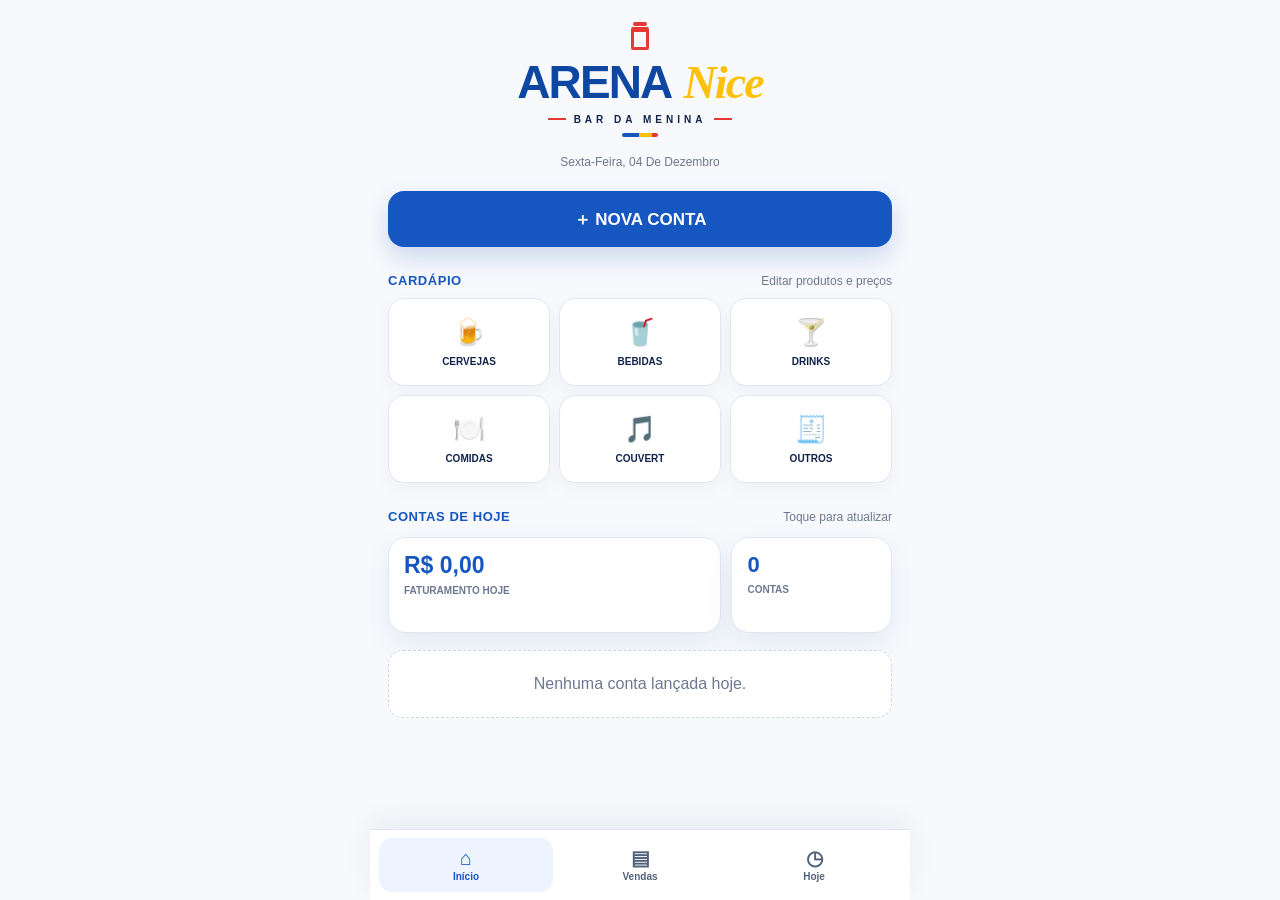
<file: index.html>
<!doctype html>
<html lang="pt-BR">
<head>
<meta charset="utf-8">
<meta name="viewport" content="width=device-width,initial-scale=1,viewport-fit=cover">
<meta name="theme-color" content="#ffffff">
<meta name="apple-mobile-web-app-capable" content="yes">
<meta name="apple-mobile-web-app-status-bar-style" content="default">
<meta name="apple-mobile-web-app-title" content="Arena Nice">
<link rel="manifest" href="/manifest.webmanifest">
<link rel="icon" href="/icon.svg" type="image/svg+xml">
<link rel="apple-touch-icon" href="/icon.svg">
<title>Arena Nice — Bar da Menina</title>
<style>
:root{--navy:#0D47A1;--royal:#1556C0;--yellow:#FFC107;--red:#E53935;--ink:#10234A;--muted:#6D7890;--bg:#F7F9FC;--card:#FFFFFF;--line:#E2E7EF;--shadow:0 12px 30px rgba(13,71,161,.08)}
*{box-sizing:border-box;-webkit-tap-highlight-color:transparent}html,body{margin:0;width:100%;max-width:100%;overflow-x:hidden;background:var(--bg);color:var(--ink);font-family:Inter,-apple-system,BlinkMacSystemFont,"Segoe UI",sans-serif}body{min-height:100vh;touch-action:pan-y}.app{width:min(100%,540px);margin:0 auto;padding:calc(14px + env(safe-area-inset-top)) 18px calc(104px + env(safe-area-inset-bottom));overflow-x:hidden}.brand{text-align:center;padding:8px 0 18px}.brandMark{width:32px;height:32px;margin:0 auto 7px;position:relative;color:var(--red)}.brandMark:before{content:"";position:absolute;inset:5px 7px 4px;border:3px solid currentColor;border-top-width:5px;border-radius:2px}.brandMark:after{content:"";position:absolute;left:9px;right:9px;top:0;height:4px;background:var(--red);border-radius:4px}.brand h1{margin:0;font-size:clamp(34px,10vw,46px);line-height:.94;letter-spacing:-1.9px;text-transform:uppercase;font-weight:900;color:var(--navy)}.brand h1 i{font-family:Georgia,serif;text-transform:none;color:var(--yellow);font-weight:700;font-style:italic;margin-left:3px}.brand small{display:block;margin-top:10px;font-size:10px;letter-spacing:4px;font-weight:800;color:var(--ink)}.brand small:before,.brand small:after{content:"";display:inline-block;width:18px;height:2px;background:var(--red);vertical-align:middle;margin:0 8px 3px}.date{text-align:center;color:var(--muted);font-size:12px;margin-bottom:22px;text-transform:capitalize}.page{display:none}.page.active{display:block}.title{margin:2px 0 4px;text-align:center;font-size:22px;color:var(--royal);letter-spacing:-.4px}.hint{color:var(--muted);font-size:12px}.centerHint{text-align:center;margin-bottom:14px}.new{width:100%;min-height:56px;border:0;border-radius:16px;background:var(--royal);color:white;font-size:17px;font-weight:850;box-shadow:0 10px 24px rgba(21,86,192,.2)}.new:active{transform:scale(.99)}.section{margin-top:26px}.sectionHead{display:flex;align-items:flex-end;justify-content:space-between;gap:10px;margin-bottom:10px}.section h2,.sectionHead h2{margin:0;color:var(--royal);font-size:13px;letter-spacing:.55px}.cats{display:grid;grid-template-columns:repeat(3,minmax(0,1fr));gap:9px}.cat{min-width:0;min-height:88px;border:1px solid var(--line);border-radius:16px;background:var(--card);color:var(--ink);font-size:10px;font-weight:800;box-shadow:0 6px 18px rgba(16,35,74,.04)}.cat b{display:block;font-size:26px;margin-bottom:8px}.summary{display:grid;grid-template-columns:1.35fr .65fr;gap:10px;margin:13px 0 17px}.stat{min-width:0;min-height:96px;border:1px solid var(--line);border-radius:18px;background:var(--card);padding:15px;box-shadow:var(--shadow)}.stat strong{display:block;color:var(--royal);font-size:23px;line-height:1.05;overflow:hidden;text-overflow:ellipsis}.stat span{display:block;color:var(--muted);font-size:10px;margin-top:8px;font-weight:750}.summary .stat:nth-child(2) strong{font-size:22px}.list{display:grid;gap:8px}.row{display:flex;align-items:center;gap:11px;min-width:0;width:100%;border:1px solid var(--line);border-radius:15px;background:var(--card);padding:12px 13px;box-shadow:0 5px 14px rgba(16,35,74,.03)}.info{min-width:0;flex:1;font-weight:750;overflow-wrap:anywhere}.info small{display:block;color:var(--muted);font-size:11px;font-weight:500;margin-top:3px}.price{color:var(--royal);font-weight:850;white-space:nowrap;max-width:42%;overflow:hidden;text-overflow:ellipsis}.avatar{flex:0 0 38px;width:38px;height:38px;border-radius:50%;display:grid;place-items:center;background:#EEF4FF;border:1px solid #C9D9FF;color:var(--royal);font-weight:900}.empty{padding:24px 10px;text-align:center;color:var(--muted);border:1px dashed #CCD5E2;border-radius:15px;background:#fff}.paytag{display:inline-block;margin-left:4px;padding:2px 7px;border:1px solid #D8DFEA;border-radius:999px;font-size:10px;color:var(--muted);background:#F9FAFC}.paygrid{display:grid;grid-template-columns:1fr 1fr;gap:8px;margin:10px 0}.paycard{border:1px solid var(--line);border-radius:15px;background:var(--card);padding:12px;min-height:78px}.paycard strong{display:block;color:var(--royal);font-size:17px}.paycard span{display:block;margin-top:7px;font-size:10px;color:var(--muted);font-weight:800}.paycard:nth-child(3){border-color:#F4D76C;background:#FFF9DE}.paycard:nth-child(3) strong{color:#A97500}.sub{margin:22px 0 9px;color:var(--royal);font-size:11px;font-weight:900;letter-spacing:.55px}.filter{margin:15px 0}input,select{width:100%;max-width:100%;min-height:48px;border:1px solid #D8DFEA;border-radius:13px;background:#fff;color:var(--ink);padding:12px;font-size:16px;outline:none}input:focus,select:focus{border-color:#AFC7FF;box-shadow:0 0 0 3px #1556C014}.monthCard{margin-bottom:14px}.bottom{position:fixed;z-index:50;left:50%;bottom:0;transform:translateX(-50%);width:min(540px,100%);max-width:100%;display:grid;grid-template-columns:repeat(3,1fr);background:rgba(255,255,255,.97);backdrop-filter:blur(16px);border-top:1px solid var(--line);padding:8px 9px calc(8px + env(safe-area-inset-bottom));box-shadow:0 -10px 28px rgba(16,35,74,.06)}.nav{min-width:0;min-height:54px;border-radius:13px;color:#52617C;display:flex;flex-direction:column;align-items:center;justify-content:center;font-size:10px;font-weight:700;gap:3px}.nav b{font-size:20px;line-height:1}.nav.active{color:var(--royal);background:#EEF4FF}.nav.active b{color:var(--royal)}dialog{width:min(500px,calc(100% - 22px));max-width:100%;max-height:90vh;overflow:auto;overflow-x:hidden;border:1px solid var(--line);border-radius:22px;background:#fff;color:var(--ink);padding:19px;box-shadow:0 24px 70px rgba(16,35,74,.22)}dialog::backdrop{background:rgba(9,22,47,.36);backdrop-filter:blur(2px)}.top{display:flex;justify-content:space-between;gap:10px}.top h2{margin:0;color:var(--navy)}.x{width:40px;height:40px;border:0;border-radius:11px;background:#EEF2F7;color:var(--ink);font-size:20px}.label{display:block;color:var(--royal);font-size:10px;font-weight:900;margin:13px 0 6px}.products{max-height:50vh;overflow:auto;overflow-x:hidden;margin:12px 0}.group{color:var(--royal);font-size:11px;font-weight:900;margin:16px 0 5px}.prod{display:flex;align-items:center;gap:10px;min-width:0;padding:11px 0;border-bottom:1px solid #EDF0F4}.prod>span{min-width:0;flex:1}.prod small{display:block;color:var(--muted)}.step{display:flex;align-items:center;gap:8px}.step button{width:38px;height:38px;border:0;border-radius:11px;background:#EEF4FF;color:var(--royal);font-size:20px;font-weight:800}.step button:last-child{background:var(--royal);color:white}.total{font-size:22px;font-weight:900;color:var(--navy);margin:16px 0;padding-top:12px;border-top:1px solid var(--line)}.actions{display:flex;gap:8px}.actions button,.primary,.secondary{flex:1;min-height:48px;border:0;border-radius:13px;font-weight:850}.primary{background:var(--royal);color:white}.secondary{background:#EEF2F7;color:var(--ink)}.manage{display:grid;grid-template-columns:minmax(0,1fr) 88px 40px;gap:7px;padding:9px 0;border-bottom:1px solid #EDF0F4}.manage input{min-width:0;min-height:42px;font-size:13px}.del{border:0;border-radius:10px;background:#FFF0F0;color:var(--red)}.add{display:grid;gap:8px;margin-top:16px;padding-top:16px;border-top:1px solid var(--line)}.accent{width:36px;height:4px;border-radius:10px;background:linear-gradient(90deg,var(--royal) 0 48%,var(--yellow) 48% 84%,var(--red) 84%);margin:8px auto 0}@media(max-width:360px){.app{padding-left:14px;padding-right:14px}.manage{grid-template-columns:minmax(0,1fr) 78px 38px}.brand h1{font-size:34px}}
</style>
</head>
<body>
<main class="app">
<div class="brand"><div class="brandMark"></div><h1>Arena <i>Nice</i></h1><small>BAR DA MENINA</small><div class="accent"></div></div><div id="date" class="date"></div>
<section id="home" class="page active"><button class="new" onclick="newAccount()">＋ NOVA CONTA</button><section class="section"><div class="sectionHead"><h2>CARDÁPIO</h2><span class="hint">Editar produtos e preços</span></div><div id="cats" class="cats"></div></section><section class="section"><div class="sectionHead"><h2>CONTAS DE HOJE</h2><span class="hint">Toque para atualizar</span></div><div class="summary"><div class="stat"><strong id="todayTotal">R$ 0,00</strong><span>FATURAMENTO HOJE</span></div><div class="stat"><strong id="todayCount">0</strong><span>CONTAS</span></div></div><div id="todayList" class="list"></div></section></section>
<section id="salesPage" class="page"><h2 class="title">Vendas</h2><div class="hint centerHint">Resumo mensal do faturamento</div><div class="filter"><input id="month" type="month" onchange="renderMonth()"></div><div class="summary monthCard"><div class="stat"><strong id="monthTotal">R$ 0,00</strong><span>FATURAMENTO DO MÊS</span></div><div class="stat"><strong id="monthCount">0</strong><span>CONTAS</span></div></div><div class="sub">FATURAMENTO POR DIA</div><div id="monthList" class="list"></div></section>
<section id="report" class="page"><h2 class="title">Hoje</h2><div class="hint centerHint">Resumo e fechamento do dia</div><div class="filter"><input id="day" type="date" onchange="renderReport()"></div><div class="summary"><div class="stat"><strong id="dayTotal">R$ 0,00</strong><span>RESUMO DO DIA</span></div><div class="stat"><strong id="dayCount">0</strong><span>CONTAS</span></div></div><div class="sub">FORMAS DE PAGAMENTO</div><div id="payReport" class="paygrid"></div><div class="sub">CLIENTES DE HOJE</div><div id="clientReport" class="list"></div><div class="sub">PRODUTOS VENDIDOS</div><div id="productReport" class="list"></div></section>
</main>
<nav class="bottom"><div class="nav active" onclick="go('home',this)"><b>⌂</b>Início</div><div class="nav" onclick="go('salesPage',this)"><b>▤</b>Vendas</div><div class="nav" onclick="go('report',this)"><b>◷</b>Hoje</div></nav>
<dialog id="account"><div class="top"><div><h2 id="accountTitle">Nova conta</h2><div class="hint">Adicione os produtos consumidos.</div></div><button class="x" onclick="account.close()">×</button></div><label class="label">CLIENTE</label><input id="customer" placeholder="Nome do cliente"><label class="label">FORMA DE PAGAMENTO</label><select id="payment"><option value="">Selecione...</option><option>Pix</option><option>Débito</option><option>Crédito</option><option>Dinheiro</option></select><div id="products" class="products"></div><div id="accountTotal" class="total">Total: R$ 0,00</div><div class="actions"><button class="secondary" onclick="account.close()">Cancelar</button><button class="primary" onclick="saveAccount()">Salvar</button></div></dialog>
<dialog id="menu"><div class="top"><div><h2 id="menuTitle">Cardápio</h2><div class="hint">Altere nome, preço ou remova.</div></div><button class="x" onclick="menu.close()">×</button></div><div id="menuItems"></div><div class="add"><b>Novo produto</b><input id="newName" placeholder="Nome do produto"><input id="newPrice" inputmode="decimal" placeholder="Preço"><button class="primary" onclick="addProduct()">＋ Adicionar</button></div></dialog>
<script>
const C=[['cervejas','🍺','CERVEJAS'],['bebidas','🥤','BEBIDAS'],['drinks','🍸','DRINKS'],['comidas','🍽️','COMIDAS'],['couvert','🎵','COUVERT'],['outros','🧾','OUTROS']];
const D=[['Heineken 600ml',15,'cervejas'],['Heineken Lata 350ml',10,'cervejas'],['Original 600ml',14,'cervejas'],['Original Lata 350ml',9,'cervejas'],['Brahma 600ml',12,'cervejas'],['Amstel Lata 269ml',8,'cervejas'],['Corona Long Neck',12,'cervejas'],['Stella Long Neck',11,'cervejas'],['Stella Pure Gold Longneck',11,'cervejas'],['Coca-Cola',7,'bebidas'],['Água',5,'bebidas'],['Suco',8,'bebidas'],['Para Tudo',18,'drinks'],['Campari',18,'drinks'],['Balena',18,'drinks'],['Martini',18,'drinks'],['Pinga',8,'drinks'],['Isca de tilápia',42,'comidas'],['Panceta',38,'comidas'],['Caldo pequeno',12,'comidas'],['Caldo grande',18,'comidas'],['Espetinho',12,'comidas'],['Skyny',6,'comidas'],['Trident',5,'comidas'],['Frango a passarinho',38,'comidas'],['Espeto no pão',16,'comidas'],['Porção de filé',45,'comidas'],['Cupim',45,'comidas'],['Carne de sol',45,'comidas'],['Hot dog gourmet',20,'comidas'],['Couvert músico',15,'couvert'],['Isqueiro',5,'outros'],['Cigarro',15,'outros']];
let catalog=JSON.parse(localStorage.getItem('arena-catalog')||'null')||D.map(x=>({name:x[0],price:x[1],cat:x[2]}));let sales=JSON.parse(localStorage.getItem('arena-sales')||'[]'),qty={},edit=null,cat='';const $=id=>document.getElementById(id),money=v=>Number(v||0).toLocaleString('pt-BR',{style:'currency',currency:'BRL'}),esc=s=>String(s).replace(/&/g,'&amp;').replace(/</g,'&lt;').replace(/"/g,'&quot;'),dateKey=()=>{let d=new Date(),z=n=>String(n).padStart(2,'0');return`${d.getFullYear()}-${z(d.getMonth()+1)}-${z(d.getDate())}`};sales=sales.map(s=>({...s,createdAt:s.createdAt||dateKey()}));function persist(){localStorage.setItem('arena-catalog',JSON.stringify(catalog));localStorage.setItem('arena-sales',JSON.stringify(sales))}persist();$('date').textContent=new Date().toLocaleDateString('pt-BR',{weekday:'long',day:'2-digit',month:'long'});$('month').value=dateKey().slice(0,7);$('day').value=dateKey();
function go(id,n){document.querySelectorAll('.page').forEach(x=>x.classList.remove('active'));$(id).classList.add('active');document.querySelectorAll('.nav').forEach(x=>x.classList.remove('active'));n.classList.add('active');if(id==='salesPage')renderMonth();if(id==='report')renderReport();scrollTo({top:0,behavior:'smooth'})}function renderCats(){$('cats').innerHTML=C.map(c=>`<button class="cat" onclick="openMenu('${c[0]}')"><b>${c[1]}</b>${c[2]}</button>`).join('')}function openMenu(c){cat=c;let f=C.find(x=>x[0]===c)||[];$('menuTitle').textContent=(f[1]||'')+' '+(f[2]||'Cardápio');renderMenu();$('newName').value='';$('newPrice').value='';menu.showModal()}function renderMenu(){let a=catalog.map((p,i)=>({p,i})).filter(x=>x.p.cat===cat);$('menuItems').innerHTML=a.length?a.map(x=>`<div class="manage"><input value="${esc(x.p.name)}" onchange="rename(${x.i},this.value)"><input value="${Number(x.p.price).toFixed(2).replace('.',',')}" onchange="price(${x.i},this.value)"><button class="del" onclick="removeP(${x.i})">🗑</button></div>`).join(''):'<div class="empty">Nenhum produto.</div>'}function parse(v){return Number(String(v).replace('R$','').replace(/\./g,'').replace(',','.').trim())}function rename(i,v){let old=catalog[i].name,n=v.trim();if(!n)return renderMenu();catalog[i].name=n;sales.forEach(s=>(s.items||[]).forEach(a=>{if(a.name===old)a.name=n}));persist();renderAll()}function price(i,v){let n=parse(v);if(!Number.isFinite(n)||n<0)return renderMenu();let name=catalog[i].name;catalog[i].price=n;sales.forEach(s=>{(s.items||[]).forEach(a=>{if(a.name===name)a.price=n});s.total=(s.items||[]).reduce((t,a)=>t+Number(a.qty||0)*Number(a.price||0),0)});persist();renderMenu();renderAll()}function removeP(i){if(confirm('Remover '+catalog[i].name+'?')){catalog.splice(i,1);persist();renderMenu()}}function addProduct(){let n=$('newName').value.trim(),p=parse($('newPrice').value);if(!n)return alert('Informe o nome.');if(!Number.isFinite(p)||p<0)return alert('Informe um preço válido.');catalog.push({name:n,price:p,cat});persist();$('newName').value='';$('newPrice').value='';renderMenu()}
function newAccount(){edit=null;qty={};$('customer').value='';$('payment').value='';$('accountTitle').textContent='Nova conta';renderProducts();account.showModal()}function openAccount(i){edit=i;qty={};let s=sales[i];$('customer').value=s.name;$('payment').value=s.payment||'';$('accountTitle').textContent='Conta de '+s.name;(s.items||[]).forEach(a=>{let j=catalog.findIndex(p=>p.name===a.name);if(j>=0)qty[j]=a.qty});renderProducts();account.showModal()}function renderProducts(){$('products').innerHTML=C.map(c=>{let a=catalog.map((p,i)=>({p,i})).filter(x=>x.p.cat===c[0]);if(!a.length)return'';return`<div class="group">${c[1]} ${c[2]}</div>`+a.map(x=>`<div class="prod"><span>${esc(x.p.name)}<small>${money(x.p.price)}</small></span><div class="step"><button onclick="chg(${x.i},-1)">−</button><b>${qty[x.i]||0}</b><button onclick="chg(${x.i},1)">+</button></div></div>`).join('')}).join('');calc()}function chg(i,d){qty[i]=Math.max(0,(qty[i]||0)+d);renderProducts()}function calc(){let t=0;catalog.forEach((p,i)=>t+=(qty[i]||0)*Number(p.price));$('accountTotal').textContent='Total: '+money(t);return t}function saveAccount(){let name=$('customer').value.trim(),pay=$('payment').value,t=calc();if(!name)return alert('Informe o cliente.');if(!pay)return alert('Selecione a forma de pagamento.');if(!t)return alert('Adicione um produto.');let a={name,payment:pay,total:t,createdAt:edit===null?dateKey():(sales[edit].createdAt||dateKey()),items:catalog.map((p,i)=>({name:p.name,qty:qty[i]||0,price:Number(p.price)})).filter(x=>x.qty)};if(edit===null)sales.unshift(a);else sales[edit]=a;persist();account.close();renderAll()}
function renderHome(){let d=dateKey(),a=sales.map((s,i)=>({s,i})).filter(x=>x.s.createdAt===d);$('todayCount').textContent=a.length;$('todayTotal').textContent=money(a.reduce((t,x)=>t+Number(x.s.total||0),0));$('todayList').innerHTML=a.length?a.map(x=>`<div class="row" onclick="openAccount(${x.i})"><div class="avatar">${esc((x.s.name[0]||'?').toUpperCase())}</div><div class="info">${esc(x.s.name)}<small>${(x.s.items||[]).reduce((t,y)=>t+Number(y.qty||0),0)} itens <span class="paytag">${esc(x.s.payment||'Não informado')}</span></small></div><div class="price">${money(x.s.total)}</div></div>`).join(''):'<div class="empty">Nenhuma conta lançada hoje.</div>'}function renderMonth(){let m=$('month').value||dateKey().slice(0,7),a=sales.filter(s=>(s.createdAt||'').slice(0,7)===m);$('monthTotal').textContent=money(a.reduce((t,s)=>t+Number(s.total||0),0));$('monthCount').textContent=a.length;let g={};a.forEach(s=>(g[s.createdAt]??=[]).push(s));let ds=Object.keys(g).sort().reverse();$('monthList').innerHTML=ds.length?ds.map(d=>{let r=g[d],dt=new Date(d+'T12:00:00');return`<div class="row"><div class="info">${dt.toLocaleDateString('pt-BR',{weekday:'short',day:'2-digit',month:'short'})}<small>${r.length} conta${r.length===1?'':'s'}</small></div><div class="price">${money(r.reduce((t,s)=>t+Number(s.total||0),0))}</div></div>`}).join(''):'<div class="empty">Nenhuma venda neste mês.</div>'}function renderReport(){let d=$('day').value||dateKey(),a=sales.filter(s=>s.createdAt===d);$('dayTotal').textContent=money(a.reduce((t,s)=>t+Number(s.total||0),0));$('dayCount').textContent=a.length;let p={Pix:0,'Débito':0,'Crédito':0,Dinheiro:0};a.forEach(s=>{if(p[s.payment]!==undefined)p[s.payment]+=Number(s.total||0)});$('payReport').innerHTML=Object.entries(p).map(x=>`<div class="paycard"><strong>${money(x[1])}</strong><span>${x[0].toUpperCase()}</span></div>`).join('');$('clientReport').innerHTML=a.length?a.map(s=>`<div class="row"><div class="info">${esc(s.name)}<small>${(s.items||[]).reduce((t,y)=>t+Number(y.qty||0),0)} itens <span class="paytag">${esc(s.payment||'Não informado')}</span></small></div><div class="price">${money(s.total)}</div></div>`).join(''):'<div class="empty">Nenhuma venda.</div>';let pr={};a.forEach(s=>(s.items||[]).forEach(i=>{pr[i.name]??={qty:0,total:0};pr[i.name].qty+=Number(i.qty||0);pr[i.name].total+=Number(i.qty||0)*Number(i.price||0)}));let arr=Object.entries(pr).sort((a,b)=>b[1].total-a[1].total);$('productReport').innerHTML=arr.length?arr.map(x=>`<div class="row"><div class="info">${esc(x[0])}<small>${x[1].qty} unidade${x[1].qty===1?'':'s'}</small></div><div class="price">${money(x[1].total)}</div></div>`).join(''):'<div class="empty">Nenhum produto vendido.</div>'}function renderAll(){renderHome();renderMonth();renderReport()}renderCats();renderAll();if('serviceWorker'in navigator)addEventListener('load',()=>navigator.serviceWorker.register('/sw.js'));
</script>
</body>
</html>
</file>
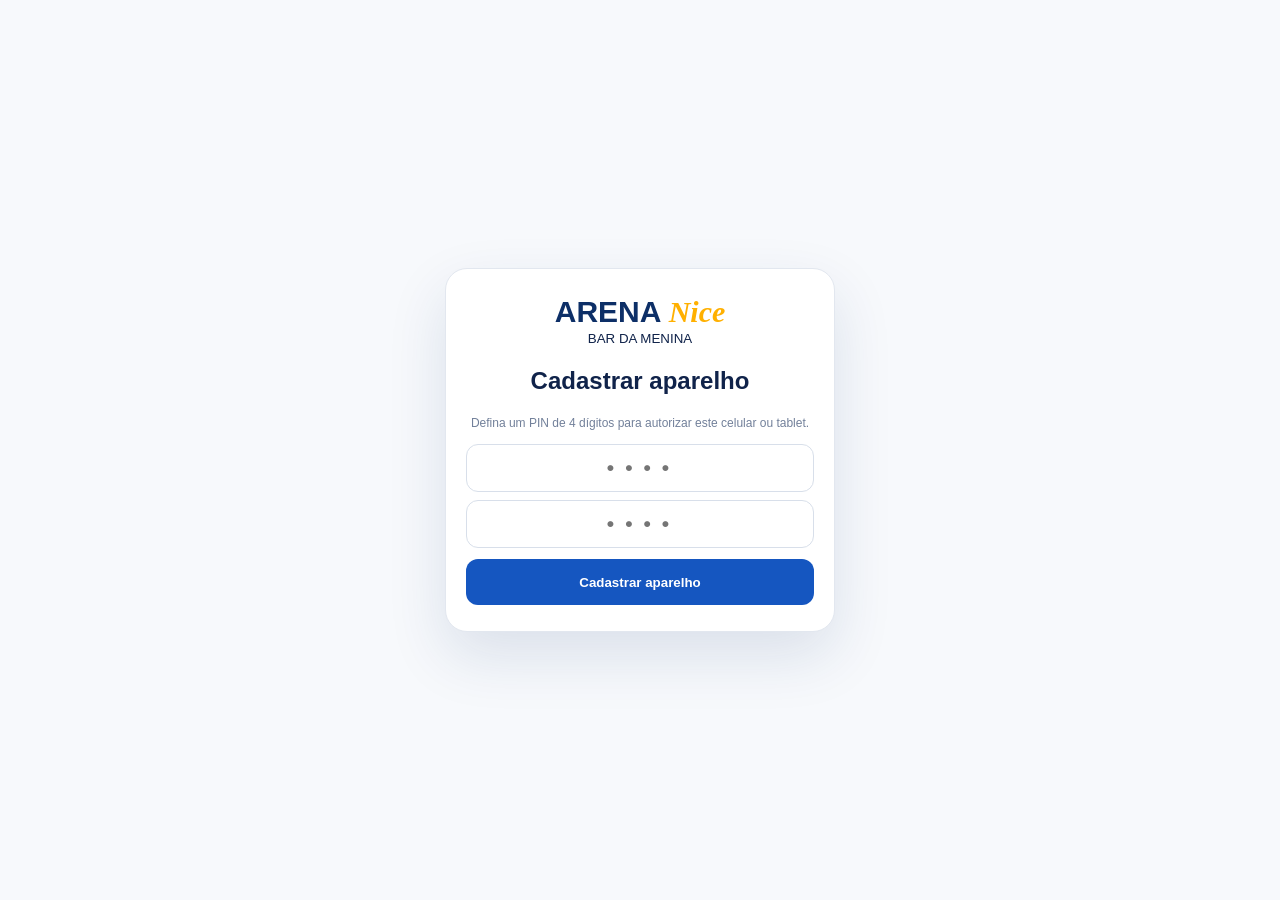
<file: app-shell.html>
<!doctype html><html lang="pt-BR"><head><meta charset="utf-8"><meta name="viewport" content="width=device-width,initial-scale=1,viewport-fit=cover"><meta name="theme-color" content="#ffffff"><meta name="apple-mobile-web-app-capable" content="yes"><meta name="apple-mobile-web-app-status-bar-style" content="default"><meta name="apple-mobile-web-app-title" content="Arena Nice"><link rel="manifest" href="/manifest.webmanifest"><link rel="apple-touch-icon" sizes="180x180" href="/apple-touch-icon.png?v=4"><title>Arena Nice — Bar da Menina</title><style>html,body{margin:0;width:100%;height:100%;overflow:hidden;background:#f7f9fc;font-family:-apple-system,BlinkMacSystemFont,"Segoe UI",sans-serif}.loading{position:fixed;inset:0;display:grid;place-items:center;background:#fff;z-index:5}.card{text-align:center;padding:28px}.brand{font-weight:900;font-size:32px;color:#0D2F67;text-transform:uppercase}.brand i{font-family:Georgia,serif;text-transform:none;color:#FFB000}.sub{margin-top:8px;font-size:10px;letter-spacing:4px;color:#10234A;font-weight:800}.msg{margin-top:22px;color:#72809A;font-size:13px}.dot{width:34px;height:34px;margin:18px auto;border:4px solid #E6ECF5;border-top-color:#1556C0;border-radius:50%;animation:r 1s linear infinite}@keyframes r{to{transform:rotate(360deg)}}iframe{display:none;border:0;width:100%;height:100%}</style></head><body><div id="loading" class="loading"><div class="card"><div class="brand">Arena <i>Nice</i></div><div class="sub">BAR DA MENINA</div><div class="dot"></div><div id="msg" class="msg">Sincronizando dados…</div></div></div><iframe id="app" title="Arena Nice"></iframe><script src="/supabase-sync.js"></script><script>(async()=>{const f=document.getElementById('app'),m=document.getElementById('msg');try{await ArenaSupabase.initialSync();m.textContent='Tudo certo.'}catch(e){console.error(e);m.textContent='Sem conexão. Abrindo com os dados salvos no aparelho.'}f.src='/arena-v3.html';f.onload=()=>{f.style.display='block';document.getElementById('loading').style.display='none';setInterval(()=>ArenaSupabase.backgroundSync(f),5000)};if('serviceWorker'in navigator){navigator.serviceWorker.register('/sw.js').then(r=>r.update()).catch(()=>{})}})();</script></body></html>
</file>
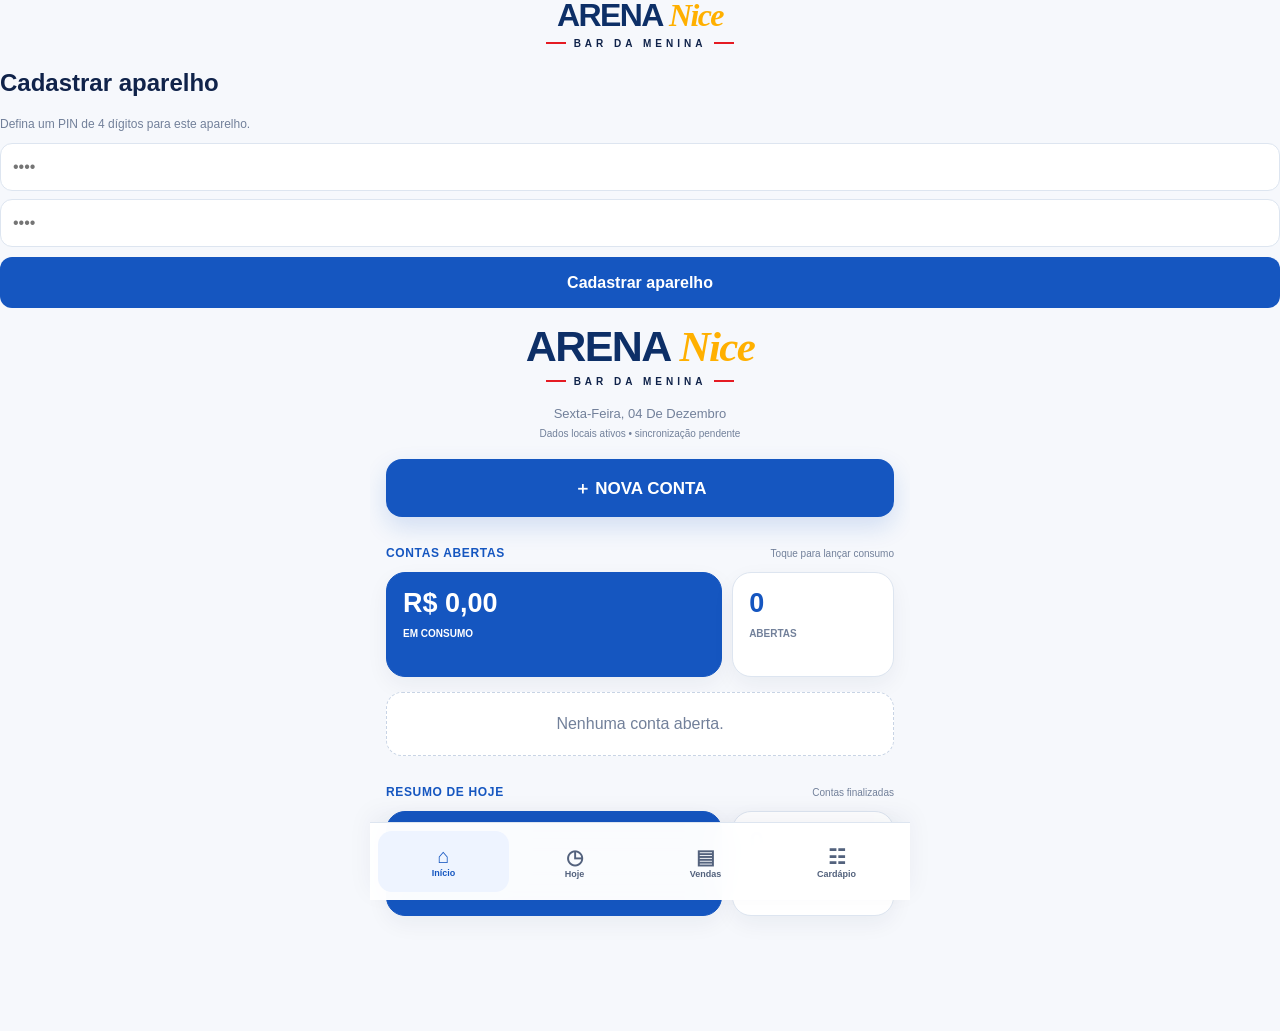
<file: app-v6.html>
<!doctype html>
<html lang="pt-BR">
<head>
<meta charset="utf-8">
<meta name="viewport" content="width=device-width,initial-scale=1,maximum-scale=1,user-scalable=no,viewport-fit=cover">
<meta name="theme-color" content="#ffffff">
<meta name="apple-mobile-web-app-capable" content="yes">
<meta name="apple-mobile-web-app-status-bar-style" content="default">
<meta name="apple-mobile-web-app-title" content="Arena Nice">
<link rel="manifest" href="/manifest.webmanifest?v=11">
<link rel="apple-touch-icon" sizes="180x180" href="/apple-touch-icon.png?v=11">
<title>Arena Nice</title>
<style>
:root{--navy:#0D2F67;--royal:#1556C0;--yellow:#FFB000;--red:#E51B23;--green:#159447;--ink:#10234A;--muted:#72809A;--bg:#F6F8FC;--line:#DDE5F0;--soft:#EEF4FF;--shadow:0 8px 22px rgba(16,35,74,.055)}
*{box-sizing:border-box;-webkit-tap-highlight-color:transparent}html,body{margin:0;width:100%;max-width:100%;overflow-x:hidden}body{background:var(--bg);color:var(--ink);font-family:-apple-system,BlinkMacSystemFont,"Segoe UI",sans-serif;touch-action:pan-y;overscroll-behavior:none}button,.row,.nav{touch-action:manipulation}button{font:inherit}.app{width:100%;max-width:540px;margin:auto;padding:calc(18px + env(safe-area-inset-top)) 16px calc(100px + env(safe-area-inset-bottom));overflow-x:hidden}.brand{text-align:center}.brand h1{margin:0;font-size:43px;line-height:.95;font-weight:900;color:var(--navy);text-transform:uppercase;letter-spacing:-1.6px}.brand h1 i{font-family:Georgia,serif;color:var(--yellow);text-transform:none;font-weight:700}.brand small{display:block;margin-top:8px;font-size:10px;letter-spacing:4px;font-weight:800}.brand small:before,.brand small:after{content:"";display:inline-block;width:20px;height:2px;background:var(--red);margin:0 8px 3px}.date{text-align:center;color:var(--muted);font-size:13px;margin:19px auto 7px;text-transform:capitalize}.status{text-align:center;color:var(--muted);font-size:10px;min-height:18px;margin-bottom:13px}.page{display:none}.page.active{display:block}.title{text-align:center;color:var(--royal);font-size:25px;line-height:1.2;margin:7px 0 5px}.hint{text-align:center;color:var(--muted);font-size:12px;line-height:1.4;margin:0 0 18px}.new{width:100%;height:58px;border:0;border-radius:16px;background:var(--royal);color:#fff;font-weight:900;font-size:17px;box-shadow:0 10px 24px rgba(21,86,192,.16)}.section{margin-top:29px}.sectionHead{display:flex;justify-content:space-between;align-items:center;gap:10px;margin-bottom:12px}.sectionHead h2,.sub{margin:0;color:var(--royal);font-size:12px;font-weight:900;letter-spacing:.65px}.sectionHead span{color:var(--muted);font-size:10px;text-align:right}.summary{display:grid;grid-template-columns:minmax(0,1.35fr) minmax(0,.65fr);gap:10px;width:100%;margin:12px 0 15px}.stat{min-width:0;min-height:105px;border:1px solid var(--line);border-radius:19px;background:#fff;padding:16px;box-shadow:var(--shadow);overflow:hidden}.stat.primaryStat{background:var(--royal);border-color:var(--royal)}.stat strong{display:block;font-size:clamp(21px,6vw,27px);color:var(--royal);line-height:1.05;white-space:nowrap;overflow:hidden;text-overflow:ellipsis}.stat span{display:block;margin-top:11px;font-size:10px;font-weight:900;color:var(--muted)}.stat.primaryStat strong,.stat.primaryStat span{color:#fff}.list{display:grid;gap:9px}.row{display:flex;align-items:center;gap:10px;width:100%;min-width:0;border:1px solid var(--line);border-radius:16px;background:#fff;padding:14px;box-shadow:0 5px 16px rgba(16,35,74,.03);cursor:pointer}.info{flex:1;min-width:0;font-weight:800;overflow-wrap:anywhere}.info small{display:block;color:var(--muted);font-size:10px;margin-top:4px;font-weight:500}.price{font-weight:900;color:var(--royal);white-space:nowrap}.empty{padding:22px;text-align:center;color:var(--muted);background:#fff;border:1px dashed #C8D4E5;border-radius:16px}.cats,.accountCats{display:grid;grid-template-columns:repeat(3,minmax(0,1fr));gap:9px}.cat,.accountCat{position:relative;min-width:0;height:86px;border:1px solid var(--line);border-radius:15px;background:#fff;color:var(--ink);font-size:10px;font-weight:850;padding:6px 3px}.cat b,.accountCat b{display:block;font-size:25px;margin-bottom:7px}.accountCat.hasConsumption{background:#FFF8DF;border-color:#E9C248;color:#6E5300}.badge{position:absolute;top:7px;right:7px;min-width:20px;height:20px;padding:0 5px;border-radius:10px;background:var(--yellow);color:#553F00;display:grid;place-items:center;font-size:10px;font-weight:900}.filter{width:100%;margin:20px 0 18px}.filter input{width:100%;height:54px;border:1px solid var(--line);border-radius:15px;background:#fff;padding:0 14px;font-size:16px}.paygrid{display:grid;grid-template-columns:1fr 1fr;gap:9px;margin-top:10px}.paycard{min-height:90px;border-radius:16px;padding:15px;border:1px solid}.paycard strong{display:block;font-size:20px}.paycard span{display:block;margin-top:9px;font-size:10px;font-weight:900}.pix{background:#EAF9FF;border-color:#9CDEF2;color:#007BA7}.debit{background:#EDF3FF;border-color:#B9CBFF;color:#1556C0}.credit{background:#FFF4C8;border-color:#F0C84F;color:#8A6400}.cash{background:#EAF8EF;border-color:#9DD8AF;color:#14773A}.bottom{position:fixed;z-index:30;bottom:0;left:50%;transform:translateX(-50%);width:100%;max-width:540px;display:grid;grid-template-columns:repeat(4,1fr);padding:8px 8px calc(8px + env(safe-area-inset-bottom));background:rgba(255,255,255,.98);backdrop-filter:blur(16px);border-top:1px solid var(--line);box-shadow:0 -8px 24px rgba(16,35,74,.05)}.nav{min-width:0;height:61px;border-radius:14px;display:flex;flex-direction:column;align-items:center;justify-content:center;color:#53627D;font-size:9px;font-weight:800}.nav b{font-size:20px}.nav.active{background:var(--soft);color:var(--royal)}dialog{width:min(500px,calc(100vw - 22px));max-width:calc(100vw - 22px);max-height:91dvh;overflow:auto;overscroll-behavior:contain;border:1px solid var(--line);border-radius:22px;padding:18px;background:#fff;color:var(--ink);box-shadow:0 24px 70px rgba(16,35,74,.22)}dialog::backdrop{background:rgba(9,22,47,.4);backdrop-filter:blur(2px)}.top{display:flex;justify-content:space-between;align-items:flex-start;gap:10px}.top h2{margin:0;color:var(--navy);font-size:22px}.topText{min-width:0;flex:1}.topText .hint{text-align:left;margin:4px 0 0}.topActions{display:flex;gap:5px;align-items:center}.x,.topDelete{width:40px;height:40px;border:0;border-radius:10px;background:#EEF2F7;color:var(--ink);font-size:20px;display:flex;align-items:center;justify-content:center}.topDelete{display:none;background:transparent;color:#9AA6B8;font-size:16px}.label{display:block;margin:13px 0 6px;color:var(--royal);font-size:10px;font-weight:900}input{width:100%;min-width:0;height:48px;border:1px solid var(--line);border-radius:12px;padding:0 12px;font-size:16px;background:#fff;color:var(--ink);outline:none}input:focus{border-color:#AFC7F4;box-shadow:0 0 0 3px rgba(21,86,192,.08)}.catalogSearch{position:sticky;top:-18px;z-index:5;background:#fff;padding:10px 0 8px;margin:7px 0 2px}.catalogSearch input{background:#F8FAFD}.products{margin-top:2px}.accountCats{margin:11px 0 4px}.group,.searchResultTitle,.consumingTitle{font-size:10px;font-weight:900;color:var(--royal);letter-spacing:.55px;margin:13px 0 7px}.consumingSummary{padding:10px 12px;border:1px solid #F0C84F;background:#FFF8DF;border-radius:13px;color:#6E5300;font-size:11px;line-height:1.45;margin:9px 0}.productBack{height:40px;border:0;border-radius:11px;background:#EEF2F7;color:var(--royal);font-weight:900;padding:0 13px;margin:3px 0 8px}.prod{display:flex;align-items:center;gap:8px;border-bottom:1px solid #EDF0F4;padding:10px 0}.prod.consumed{background:#EEF4FF;border:1px solid #AFC7F4;border-radius:13px;padding:10px;margin:7px 0}.prod>span{flex:1;min-width:0}.prod small{display:block;color:var(--muted);margin-top:2px}.taking{display:inline-block;margin-top:5px;background:var(--yellow);color:#5B4300;border-radius:999px;padding:3px 7px;font-size:9px;font-weight:900}.step{display:flex;align-items:center;gap:7px}.step button{width:38px;height:38px;border:0;border-radius:9px;background:var(--soft);color:var(--royal);font-size:20px}.step .plus{background:var(--royal);color:#fff}.singlePlus{width:44px!important}.total{font-size:22px;font-weight:900;margin:15px 0;color:var(--navy);padding-top:12px;border-top:1px solid var(--line)}.actions{display:grid;grid-template-columns:1fr;gap:9px;width:100%;margin-top:14px}.actions.two{grid-template-columns:repeat(2,minmax(0,1fr))}.primary,.secondary,.danger,.finish{width:100%;height:51px;border:0;border-radius:12px;font-weight:900}.primary{background:var(--royal);color:#fff}.secondary{background:#EEF2F7;color:var(--ink)}.finish{background:var(--yellow);color:#4D3900}.danger{background:var(--red);color:#fff}.checkoutGrid{display:grid;grid-template-columns:1fr 1fr;gap:10px;margin-top:16px}.checkoutPay{height:74px;border:1px solid var(--line);border-radius:14px;font-weight:900;font-size:13px}.manage{display:grid;grid-template-columns:minmax(0,1fr) 92px 40px;gap:7px;padding:8px 0;border-bottom:1px solid #EDF0F4}.manage input{font-size:12px;height:42px}.del{border:0;border-radius:9px;background:#FFF0F0;color:var(--red)}.menuAdd{margin-top:18px;padding-top:16px;border-top:1px solid var(--line);display:grid;gap:8px}.menuPage .cats{margin-top:16px}@media(max-width:360px){.app{padding-left:14px;padding-right:14px}.brand h1{font-size:37px}.manage{grid-template-columns:minmax(0,1fr) 82px 38px}.nav{font-size:8px}}
</style>
</head>
<body>
<div id="lock" class="lock"><div class="lockCard"><div class="brand"><h1 style="font-size:32px">Arena <i>Nice</i></h1><small>BAR DA MENINA</small></div><h2>Cadastrar aparelho</h2><p style="color:var(--muted);font-size:12px">Defina um PIN de 4 dígitos para este aparelho.</p><input id="pin1" class="pin" inputmode="numeric" maxlength="4" placeholder="••••"><input id="pin2" class="pin" inputmode="numeric" maxlength="4" placeholder="••••" style="margin-top:8px"><button class="primary" style="margin-top:10px" onclick="activateDevice()">Cadastrar aparelho</button></div></div>
<main class="app"><div class="brand"><h1>Arena <i>Nice</i></h1><small>BAR DA MENINA</small></div><div id="date" class="date"></div><div id="syncStatus" class="status"></div>
<section id="home" class="page active"><button class="new" onclick="newAccount()">＋ NOVA CONTA</button><section class="section"><div class="sectionHead"><h2>CONTAS ABERTAS</h2><span>Toque para lançar consumo</span></div><div class="summary"><div class="stat primaryStat"><strong id="openValue">R$ 0,00</strong><span>EM CONSUMO</span></div><div class="stat"><strong id="openCount">0</strong><span>ABERTAS</span></div></div><div id="openList" class="list"></div></section><section class="section"><div class="sectionHead"><h2>RESUMO DE HOJE</h2><span>Contas finalizadas</span></div><div class="summary"><div class="stat primaryStat"><strong id="todayTotal">R$ 0,00</strong><span>FATURAMENTO</span></div><div class="stat"><strong id="todayCount">0</strong><span>FECHADAS</span></div></div></section></section>
<section id="report" class="page"><h2 class="title">Hoje</h2><div class="hint">Fechamento e correções do dia</div><div class="filter"><input id="day" type="date" onchange="renderReport()"></div><div class="summary"><div class="stat primaryStat"><strong id="dayTotal">R$ 0,00</strong><span>FATURAMENTO</span></div><div class="stat"><strong id="dayCount">0</strong><span>CONTAS</span></div></div><div class="sub">FORMAS DE PAGAMENTO</div><div id="payReport" class="paygrid"></div><div class="sub" style="margin-top:24px">CLIENTES</div><div id="clientReport" class="list"></div><div class="sub" style="margin-top:24px">PRODUTOS VENDIDOS</div><div id="productReport" class="list"></div></section>
<section id="salesPage" class="page"><h2 class="title">Vendas</h2><div class="hint">Histórico mensal das contas finalizadas</div><div class="filter"><input id="month" type="month" onchange="renderMonth()"></div><div class="summary"><div class="stat primaryStat"><strong id="monthTotal">R$ 0,00</strong><span>FATURAMENTO DO MÊS</span></div><div class="stat"><strong id="monthCount">0</strong><span>CONTAS FECHADAS</span></div></div><div class="sub">FATURAMENTO POR DIA</div><div id="monthList" class="list"></div></section>
<section id="menuPage" class="page menuPage"><h2 class="title">Cardápio</h2><div class="hint">Cadastre produtos e atualize preços</div><div id="menuCats" class="cats"></div></section></main>
<nav class="bottom"><div class="nav active" data-page="home" onclick="go('home',this)"><b>⌂</b>Início</div><div class="nav" data-page="report" onclick="go('report',this)"><b>◷</b>Hoje</div><div class="nav" data-page="salesPage" onclick="go('salesPage',this)"><b>▤</b>Vendas</div><div class="nav" data-page="menuPage" onclick="go('menuPage',this)"><b>☷</b>Cardápio</div></nav>
<dialog id="account"><div class="top"><div class="topText"><h2 id="accountTitle">Nova conta</h2><div class="hint">Abra pelo nome e lance o consumo aos poucos.</div></div><div class="topActions"><button class="topDelete" id="topDelete" onclick="deleteAccount()" aria-label="Excluir comanda">🗑</button><button class="x" onclick="closeDialog('account')" aria-label="Fechar">×</button></div></div><label class="label">CLIENTE</label><input id="customer" placeholder="Nome do cliente"><div class="catalogSearch"><input id="catalogSearch" placeholder="Buscar produto no cardápio…" oninput="setSearch(this.value)"></div><div id="products" class="products"></div><div id="accountTotal" class="total">Total: R$ 0,00</div><div id="accountActions" class="actions"><button class="primary" id="saveBtn" onclick="saveOpen()">Abrir conta</button><button class="finish" id="closeBtn" onclick="requestCloseAccount()" style="display:none">Fechar conta</button></div></dialog>
<dialog id="checkout"><div class="top"><div class="topText"><h2>Fechar conta</h2><div class="hint">Escolha a forma de pagamento.</div></div><button class="x" onclick="closeDialog('checkout')">×</button></div><div class="checkoutGrid"><button class="checkoutPay pix" onclick="finishClose('Pix')">PIX</button><button class="checkoutPay debit" onclick="finishClose('Débito')">DÉBITO</button><button class="checkoutPay credit" onclick="finishClose('Crédito')">CRÉDITO</button><button class="checkoutPay cash" onclick="finishClose('Dinheiro')">DINHEIRO</button></div></dialog>
<dialog id="menu"><div class="top"><div class="topText"><h2 id="menuTitle">Cardápio</h2><div class="hint">Altere nome, preço ou remova produtos.</div></div><button class="x" onclick="closeDialog('menu')">×</button></div><div id="menuItems"></div><div class="menuAdd"><b>Novo produto</b><input id="newName" placeholder="Nome do produto"><input id="newPrice" inputmode="decimal" placeholder="Preço (ex.: 15,00)"><button class="primary" onclick="addProduct()">＋ Adicionar</button></div></dialog>
<script>
const SUPA='https://yibtlwnxdflogthsnkwt.supabase.co',KEY='sb_publishable_pBmN9oa19zwPdUJPf8hpMA_YDfjU-uf',H={'apikey':KEY,'Content-Type':'application/json'};
const C=[['cervejas','🍺','CERVEJAS'],['bebidas','🥤','BEBIDAS'],['drinks','🍸','DRINKS'],['comidas','🍽️','COMIDAS'],['couvert','🎵','COUVERT'],['outros','🧾','OUTROS']];
const D=[['Heineken 600ml',15,'cervejas'],['Heineken Lata 350ml',10,'cervejas'],['Original Lata 350ml',9,'cervejas'],['Amstel Lata 269ml',8,'cervejas'],['Stella Pure Gold Longneck',11,'cervejas'],['Coca-Cola',7,'bebidas'],['Água',5,'bebidas'],['Suco',8,'bebidas'],['Para Tudo',18,'drinks'],['Campari',18,'drinks'],['Balena',18,'drinks'],['Martini',18,'drinks'],['Pinga',8,'drinks'],['Isca de tilápia',42,'comidas'],['Panceta',38,'comidas'],['Caldo pequeno',12,'comidas'],['Caldo grande',18,'comidas'],['Espetinho',12,'comidas'],['Skyny',6,'comidas'],['Trident',5,'comidas'],['Frango a passarinho',38,'comidas'],['Espeto no pão',16,'comidas'],['Porção de filé',45,'comidas'],['Cupim',45,'comidas'],['Carne de sol',45,'comidas'],['Hot dog gourmet',20,'comidas'],['Couvert músico',15,'couvert'],['Isqueiro',5,'outros'],['Cigarro',15,'outros']];
const STATE_KEY='arena-v6-state',DELETED_KEY='arena-deleted-sales-v1';let state={sales:[],catalog:[],outbox:[]},qty={},edit=null,cat='',selectedCategory=null,searchTerm='',flushTimer=null,flushing=false,pulling=false,pageScroll=0;
const $=id=>document.getElementById(id),round2=n=>Math.round((Number(n||0)+Number.EPSILON)*100)/100,money=v=>round2(v).toLocaleString('pt-BR',{style:'currency',currency:'BRL',minimumFractionDigits:2,maximumFractionDigits:2}),today=()=>new Intl.DateTimeFormat('en-CA',{timeZone:'America/Sao_Paulo'}).format(new Date()),esc=s=>String(s||'').replace(/&/g,'&amp;').replace(/</g,'&lt;').replace(/"/g,'&quot;'),payDb=v=>({Pix:'pix','Débito':'debit','Crédito':'credit',Dinheiro:'cash'}[v]||null),payUi=v=>({pix:'Pix',debit:'Débito',credit:'Crédito',cash:'Dinheiro'}[v]||'');
function parseMoney(v){let s=String(v??'').trim().replace(/R\$/g,'').replace(/\s/g,'');if(s.includes(','))s=s.replace(/\./g,'').replace(',','.');const n=Number(s);return Number.isFinite(n)?round2(n):NaN}function inputMoney(v){return round2(v).toFixed(2).replace('.',',')}function status(t){$('syncStatus').textContent=t||''}function saveState(){localStorage.setItem(STATE_KEY,JSON.stringify(state))}function getDeleted(){try{return JSON.parse(localStorage.getItem(DELETED_KEY)||'[]')}catch(e){return[]}}function setDeleted(a){localStorage.setItem(DELETED_KEY,JSON.stringify([...new Set(a)].slice(-500)))}
function normalizeState(){state.catalog=(state.catalog||[]).map(p=>({...p,price:round2(p.price),active:p.active!==false,cat:p.cat||p.category||'outros'}));state.sales=(state.sales||[]).map(s=>({...s,total:round2(s.total),items:(s.items||[]).map(i=>({...i,price:round2(i.price),qty:Math.max(0,Math.round(Number(i.qty||0)))}))}));state.outbox=Array.isArray(state.outbox)?state.outbox:[]}
function bestLegacyCatalog(){let a=[];for(const k of ['arena-catalog-safety-backup','arena-catalog']){try{const x=JSON.parse(localStorage.getItem(k)||'[]');if(Array.isArray(x))a.push(x)}catch(e){}}return a.sort((x,y)=>y.length-x.length)[0]||[]}
function initState(){try{const s=JSON.parse(localStorage.getItem(STATE_KEY)||'null');if(s&&Array.isArray(s.sales)&&Array.isArray(s.catalog)){state=s;normalizeState();saveState();return}}catch(e){}const legacy=bestLegacyCatalog(),src=legacy.length?legacy:D.map(x=>({name:x[0],price:x[1],cat:x[2]}));state={sales:[],catalog:src.map(p=>({id:p.id||crypto.randomUUID(),name:p.name,price:round2(p.price),cat:p.cat||p.category||'outros',active:p.active!==false})),outbox:[]};saveState()}
async function req(path,opt={}){const c=new AbortController(),timer=setTimeout(()=>c.abort(),8000);try{const r=await fetch(SUPA+'/rest/v1/'+path,{...opt,signal:c.signal,headers:{...H,...(opt.headers||{})}});if(!r.ok)throw Error(await r.text());const t=await r.text();return t?JSON.parse(t):[]}finally{clearTimeout(timer)}}function enqueue(type,id){if(!state.outbox.some(x=>x.type===type&&x.id===id))state.outbox.push({type,id});saveState()}function scheduleFlush(ms=200){clearTimeout(flushTimer);flushTimer=setTimeout(flush,ms)}
async function pushProduct(p){if(p.active===false){await req('products?id=eq.'+encodeURIComponent(p.id),{method:'PATCH',body:JSON.stringify({active:false})});return}await req('products?on_conflict=id',{method:'POST',headers:{Prefer:'resolution=merge-duplicates'},body:JSON.stringify({id:p.id,name:p.name,price:round2(p.price),category:p.cat||'outros',active:true})})}
async function pushSale(s){await req('tabs?on_conflict=id',{method:'POST',headers:{Prefer:'resolution=merge-duplicates'},body:JSON.stringify({id:s.id,customer_name:s.name||'Cliente',status:s.status,payment_method:payDb(s.payment),opened_at:(s.createdAt||today())+'T12:00:00-03:00',closed_at:s.status==='closed'?(s.createdAt||today())+'T12:00:00-03:00':null})});await req('tab_items?tab_id=eq.'+encodeURIComponent(s.id),{method:'DELETE'});const its=(s.items||[]).filter(i=>i.qty>0).map(i=>({tab_id:s.id,product_name:i.name,unit_price:round2(i.price),quantity:Math.round(i.qty)}));if(its.length)await req('tab_items',{method:'POST',body:JSON.stringify(its)})}
async function deleteRemoteSale(id){await req('tab_items?tab_id=eq.'+encodeURIComponent(id),{method:'DELETE'});try{await req('tabs?id=eq.'+encodeURIComponent(id),{method:'DELETE'})}catch(e){}const left=await req('tabs?select=id,customer_name&id=eq.'+encodeURIComponent(id));if(left.length){await req('tabs?id=eq.'+encodeURIComponent(id),{method:'PATCH',body:JSON.stringify({customer_name:'__DELETED__',status:'closed',payment_method:null,closed_at:new Date().toISOString()})})}}
async function flush(){if(flushing||!navigator.onLine||!state.outbox.length)return;flushing=true;status('Sincronizando…');try{for(const op of [...state.outbox]){try{if(op.type==='product'){const p=state.catalog.find(x=>x.id===op.id);if(p)await pushProduct(p)}else if(op.type==='deleteSale'){await deleteRemoteSale(op.id)}else{const s=state.sales.find(x=>x.id===op.id);if(s)await pushSale(s)}state.outbox=state.outbox.filter(x=>!(x.type===op.type&&x.id===op.id));saveState()}catch(e){console.warn(e);status('Salvo neste aparelho • sincronização pendente');return}}status('Sincronizado');setTimeout(()=>pullRemote(false),300)}finally{flushing=false}}
async function pullRemote(show=true){if(pulling||!navigator.onLine)return;pulling=true;if(show)status('Atualizando…');try{const [rp,rt,ri]=await Promise.all([req('products?select=id,name,category,price,active&active=eq.true&order=created_at.asc'),req('tabs?select=id,customer_name,status,payment_method,opened_at&status=in.(open,closed)&order=opened_at.desc'),req('tab_items?select=tab_id,product_name,unit_price,quantity')]);const pendingP=new Set(state.outbox.filter(x=>x.type==='product').map(x=>x.id)),pendingS=new Set(state.outbox.filter(x=>x.type==='sale').map(x=>x.id)),deleted=new Set(getDeleted());const localMap=new Map(state.catalog.map(p=>[p.id,p]));for(const p of rp){if(!pendingP.has(p.id)){const old=localMap.get(p.id);localMap.set(p.id,{id:p.id,name:p.name,price:round2(p.price),cat:p.category,active:old?.active===false?false:true})}}state.catalog=[...localMap.values()].filter(p=>p.active!==false);const by={};ri.forEach(i=>(by[i.tab_id]??=[]).push({name:i.product_name,price:round2(i.unit_price),qty:Math.max(0,Math.round(Number(i.quantity||0)))}));const remoteS=rt.filter(t=>t.customer_name!=='__DELETED__'&&!deleted.has(t.id)).map(t=>{const items=by[t.id]||[];return{id:t.id,name:t.customer_name,status:t.status,payment:payUi(t.payment_method),createdAt:String(t.opened_at).slice(0,10),items,total:round2(items.reduce((a,i)=>a+i.price*i.qty,0))}}),pendingLocal=state.sales.filter(s=>pendingS.has(s.id)&&!deleted.has(s.id));state.sales=[...new Map([...remoteS,...pendingLocal].map(s=>[s.id,s])).values()];normalizeState();saveState();renderAll();status(state.outbox.length?'Salvo neste aparelho • sincronização pendente':'Sincronizado')}catch(e){console.warn(e);status('Dados locais ativos • sincronização pendente')}finally{pulling=false}}
function localChange(type,id){enqueue(type,id);renderAll();status('Salvo neste aparelho');scheduleFlush()}function lockPage(){if(document.body.style.position==='fixed')return;pageScroll=window.scrollY;document.body.style.position='fixed';document.body.style.top=`-${pageScroll}px`;document.body.style.left='0';document.body.style.right='0';document.body.style.width='100%'}function unlockPage(){if(document.querySelector('dialog[open]'))return;document.body.style.position='';document.body.style.top='';document.body.style.left='';document.body.style.right='';document.body.style.width='';window.scrollTo(0,pageScroll)}function showDialog(id){const d=$(id);lockPage();if(!d.open)d.showModal()}function closeDialog(id){const d=$(id);if(d.open)d.close();setTimeout(unlockPage,0)}
function activateDevice(){let a=$('pin1').value,b=$('pin2').value;if(!/^\d{4}$/.test(a)||a!==b)return alert('Confira o PIN.');localStorage.setItem('arena-device-pin',a);$('lock').classList.remove('active')}function go(id,n){document.querySelectorAll('.page').forEach(x=>x.classList.remove('active'));$(id).classList.add('active');document.querySelectorAll('.nav').forEach(x=>x.classList.remove('active'));n.classList.add('active');if(id==='report')renderReport();if(id==='salesPage')renderMonth();if(id==='menuPage')renderMenuCats();window.scrollTo(0,0)}function renderMenuCats(){$('menuCats').innerHTML=C.map(c=>`<button class="cat" onclick="openMenu('${c[0]}')"><b>${c[1]}</b>${c[2]}</button>`).join('')}
function setupAccount(mode){selectedCategory=null;searchTerm='';$('catalogSearch').value='';$('topDelete').style.display=mode==='open'?'flex':'none';$('closeBtn').style.display=mode==='open'?'block':'none';$('saveBtn').textContent=mode==='new'?'Abrir conta':mode==='closed'?'Salvar correção':'Salvar alterações';$('accountActions').className=mode==='open'?'actions two':'actions'}
function newAccount(){edit=null;qty={};$('customer').value='';$('accountTitle').textContent='Nova conta';setupAccount('new');renderProducts();showDialog('account')}function openAccount(id){edit=state.sales.find(x=>x.id===id);if(!edit)return;qty={};$('customer').value=edit.name;$('accountTitle').textContent='Conta de '+edit.name;(edit.items||[]).forEach(a=>{let i=state.catalog.findIndex(p=>p.name===a.name);if(i>=0)qty[i]=a.qty});setupAccount(edit.status==='closed'?'closed':'open');renderProducts();showDialog('account')}
function rows(){return state.catalog.map((p,i)=>({p,i,q:Math.max(0,Math.round(Number(qty[i]||0)))})).filter(x=>x.p.active!==false)}function categoryQty(c){return rows().filter(x=>x.p.cat===c).reduce((a,x)=>a+x.q,0)}function prodRow(x){const controls=x.q?`<div class="step"><button onclick="chg(${x.i},-1)">−</button><b>${x.q}</b><button class="plus" onclick="chg(${x.i},1)">+</button></div>`:`<div class="step"><button class="plus singlePlus" onclick="chg(${x.i},1)">+</button></div>`;return `<div class="prod ${x.q?'consumed':''}"><span>${esc(x.p.name)}<small>${money(x.p.price)}</small>${x.q?`<span class="taking">EM CONSUMO · ${x.q}</span>`:''}</span>${controls}</div>`}
function renderProducts(){const all=rows(),current=all.filter(x=>x.q>0);if(searchTerm.trim()){const q=searchTerm.toLocaleLowerCase('pt-BR'),found=all.filter(x=>x.p.name.toLocaleLowerCase('pt-BR').includes(q)).sort((a,b)=>b.q-a.q);$('products').innerHTML='<div class="searchResultTitle">RESULTADOS</div>'+(found.length?found.map(prodRow).join(''):'<div class="empty">Nenhum produto encontrado.</div>');calc();return}if(!selectedCategory){const summary=current.length?`<div class="consumingTitle">EM CONSUMO</div><div class="consumingSummary">${current.slice(0,4).map(x=>`${x.q}× ${esc(x.p.name)}`).join(' · ')}${current.length>4?' · +'+(current.length-4)+' itens':''}</div>`:'';$('products').innerHTML=summary+'<div class="accountCats">'+C.map(c=>{const q=categoryQty(c[0]);return `<button class="accountCat ${q?'hasConsumption':''}" onclick="openAccountCategory('${c[0]}')"><b>${c[1]}</b>${c[2]}${q?`<span class="badge">${q}</span>`:''}</button>`}).join('')+'</div>';calc();return}const c=C.find(x=>x[0]===selectedCategory),arr=all.filter(x=>x.p.cat===selectedCategory).sort((a,b)=>b.q-a.q);$('products').innerHTML='<button class="productBack" onclick="backAccountCategories()">← Categorias</button><div class="group">'+(c?c[1]+' '+c[2]:'PRODUTOS')+'</div>'+(arr.length?arr.map(prodRow).join(''):'<div class="empty">Nenhum produto nesta categoria.</div>');calc()}
function setSearch(v){searchTerm=v||'';if(searchTerm)selectedCategory=null;renderProducts()}function openAccountCategory(c){selectedCategory=c;searchTerm='';$('catalogSearch').value='';renderProducts()}function backAccountCategories(){selectedCategory=null;searchTerm='';$('catalogSearch').value='';renderProducts()}function chg(i,d){qty[i]=Math.max(0,Math.round(Number(qty[i]||0)+d));renderProducts()}function calc(){let t=0;state.catalog.forEach((p,i)=>t+=Math.round(Number(qty[i]||0))*round2(p.price));t=round2(t);$('accountTotal').textContent='Total: '+money(t);return t}
function buildSale(status,payment){const name=$('customer').value.trim();if(!name)throw Error('Informe o nome do cliente.');const items=state.catalog.map((p,i)=>({name:p.name,price:round2(p.price),qty:Math.max(0,Math.round(Number(qty[i]||0)))})).filter(i=>i.qty>0);return{id:edit?.id||crypto.randomUUID(),name,status,payment:payment??edit?.payment??'',createdAt:edit?.createdAt||today(),items,total:round2(items.reduce((a,i)=>a+i.price*i.qty,0))}}function saveSale(s){const i=state.sales.findIndex(x=>x.id===s.id);if(i>=0)state.sales[i]=s;else state.sales.push(s);edit=s;saveState();localChange('sale',s.id)}function saveOpen(){try{const s=buildSale(edit?.status||'open');if(s.status==='closed'&&!s.payment)throw Error('A conta fechada precisa ter forma de pagamento.');saveSale(s);closeDialog('account')}catch(e){alert(e.message)}}function requestCloseAccount(){try{const s=buildSale('open');if(!s.items.length)throw Error('Adicione ao menos um produto antes de fechar a conta.');showDialog('checkout')}catch(e){alert(e.message)}}function finishClose(payment){try{const s=buildSale('closed',payment);if(!s.items.length)throw Error('Adicione ao menos um produto.');saveSale(s);closeDialog('checkout');closeDialog('account');status('Conta fechada • '+payment)}catch(e){alert(e.message)}}
function deleteAccount(){if(!edit||edit.status!=='open')return;if(!confirm('Excluir esta comanda inteira?'))return;const id=edit.id;setDeleted([...getDeleted(),id]);state.sales=state.sales.filter(s=>s.id!==id);state.outbox=state.outbox.filter(x=>!(x.type==='sale'&&x.id===id));enqueue('deleteSale',id);saveState();renderAll();closeDialog('account');status('Comanda excluída');scheduleFlush(30)}
function topConsumed(s){if(!s.items?.length)return'Nenhum item lançado';const first=[...s.items].sort((a,b)=>b.qty-a.qty)[0],count=s.items.reduce((a,i)=>a+i.qty,0);return `${first.qty}× ${first.name}${count>first.qty?` · ${count} itens`:''}`}function renderHome(){const d=today(),open=state.sales.filter(s=>s.status==='open'),closed=state.sales.filter(s=>s.status==='closed'&&s.createdAt===d);$('openValue').textContent=money(open.reduce((a,s)=>a+s.total,0));$('openCount').textContent=open.length;$('todayTotal').textContent=money(closed.reduce((a,s)=>a+s.total,0));$('todayCount').textContent=closed.length;$('openList').innerHTML=open.length?open.sort((a,b)=>a.name.localeCompare(b.name,'pt-BR')).map(s=>`<div class="row" onclick="openAccount('${s.id}')"><div class="info">${esc(s.name)}<small>${esc(topConsumed(s))}</small></div><div class="price">${money(s.total)}</div></div>`).join(''):'<div class="empty">Nenhuma conta aberta.</div>'}
function renderReport(){const d=$('day').value||today(),a=state.sales.filter(s=>s.status==='closed'&&s.createdAt===d);$('dayTotal').textContent=money(a.reduce((t,s)=>t+s.total,0));$('dayCount').textContent=a.length;let p={Pix:0,'Débito':0,'Crédito':0,Dinheiro:0};a.forEach(s=>{if(p[s.payment]!=null)p[s.payment]=round2(p[s.payment]+s.total)});$('payReport').innerHTML=`<div class="paycard pix"><strong>${money(p.Pix)}</strong><span>PIX</span></div><div class="paycard debit"><strong>${money(p['Débito'])}</strong><span>DÉBITO</span></div><div class="paycard credit"><strong>${money(p['Crédito'])}</strong><span>CRÉDITO</span></div><div class="paycard cash"><strong>${money(p.Dinheiro)}</strong><span>DINHEIRO</span></div>`;$('clientReport').innerHTML=a.length?a.map(s=>`<div class="row" onclick="openAccount('${s.id}')"><div class="info">${esc(s.name)}<small>${s.items.reduce((x,i)=>x+i.qty,0)} itens · ${esc(s.payment||'Sem forma')}</small></div><div class="price">${money(s.total)}</div></div>`).join(''):'<div class="empty">Nenhuma venda fechada.</div>';let pr={};a.forEach(s=>s.items.forEach(i=>{pr[i.name]??={q:0,t:0};pr[i.name].q+=i.qty;pr[i.name].t=round2(pr[i.name].t+i.qty*i.price)}));$('productReport').innerHTML=Object.entries(pr).length?Object.entries(pr).sort((a,b)=>b[1].q-a[1].q).map(([n,v])=>`<div class="row" style="cursor:default"><div class="info">${esc(n)}<small>${v.q} unidades</small></div><div class="price">${money(v.t)}</div></div>`).join(''):'<div class="empty">Nenhum produto vendido.</div>'}
function renderMonth(){const m=$('month').value||today().slice(0,7),a=state.sales.filter(s=>s.status==='closed'&&s.createdAt.startsWith(m));$('monthTotal').textContent=money(a.reduce((t,s)=>t+s.total,0));$('monthCount').textContent=a.length;let g={};a.forEach(s=>(g[s.createdAt]??=[]).push(s));$('monthList').innerHTML=Object.keys(g).length?Object.keys(g).sort().reverse().map(d=>`<div class="row" onclick="openDay('${d}')"><div class="info">${new Date(d+'T12:00:00').toLocaleDateString('pt-BR',{weekday:'short',day:'2-digit',month:'short'})}<small>${g[d].length} contas fechadas</small></div><div class="price">${money(g[d].reduce((t,s)=>t+s.total,0))}</div></div>`).join(''):'<div class="empty">Nenhuma venda fechada neste mês.</div>'}function openDay(d){$('day').value=d;go('report',document.querySelector('.nav[data-page="report"]'))}function renderAll(){renderHome();renderReport();renderMonth();renderMenuCats()}
function openMenu(c){cat=c;$('menuTitle').textContent=C.find(x=>x[0]===c)?.[2]||'Cardápio';renderMenu();showDialog('menu')}function renderMenu(){const a=state.catalog.filter(p=>p.active!==false&&p.cat===cat);$('menuItems').innerHTML=a.length?a.map(p=>`<div class="manage"><input value="${esc(p.name)}" onchange="editProduct('${p.id}','name',this.value)"><input value="${inputMoney(p.price)}" inputmode="decimal" onchange="editProduct('${p.id}','price',this.value)"><button class="del" onclick="deleteProduct('${p.id}')" aria-label="Excluir produto">🗑</button></div>`).join(''):'<div class="empty" style="margin-top:14px">Nenhum produto nesta categoria.</div>'}function editProduct(id,f,v){const p=state.catalog.find(x=>x.id===id);if(!p)return;if(f==='price'){const n=parseMoney(v);if(!Number.isFinite(n)||n<0)return alert('Confira o preço.');p.price=n}else{const n=v.trim();if(!n)return alert('Informe o nome.');p.name=n}saveState();localChange('product',id);renderMenu()}function deleteProduct(id){const p=state.catalog.find(x=>x.id===id);if(!p||!confirm('Remover este produto do cardápio?'))return;p.active=false;saveState();localChange('product',id);renderMenu()}function addProduct(){const n=$('newName').value.trim(),p=parseMoney($('newPrice').value);if(!n||!Number.isFinite(p)||p<0)return alert('Confira nome e preço.');const obj={id:crypto.randomUUID(),name:n,price:p,cat:cat||'outros',active:true};state.catalog.push(obj);$('newName').value='';$('newPrice').value='';saveState();localChange('product',obj.id);renderMenu()}
initState();if(!localStorage.getItem('arena-device-pin'))$('lock').classList.add('active');$('date').textContent=new Date().toLocaleDateString('pt-BR',{weekday:'long',day:'2-digit',month:'long'});$('day').value=today();$('month').value=today().slice(0,7);renderAll();status('Dados locais protegidos');pullRemote(false).then(()=>scheduleFlush(100));window.addEventListener('online',()=>{scheduleFlush(50);pullRemote(false)});window.addEventListener('focus',()=>pullRemote(false));document.addEventListener('visibilitychange',()=>{if(document.visibilityState==='visible'&&!document.querySelector('dialog[open]'))pullRemote(false)});setInterval(()=>{if(navigator.onLine&&document.visibilityState==='visible'&&!document.querySelector('dialog[open]'))pullRemote(false)},30000);document.querySelectorAll('dialog').forEach(d=>d.addEventListener('close',()=>setTimeout(unlockPage,0)));if('serviceWorker'in navigator)navigator.serviceWorker.register('/sw.js').then(r=>r.update()).catch(()=>{});
</script>
</body>
</html>
</file>
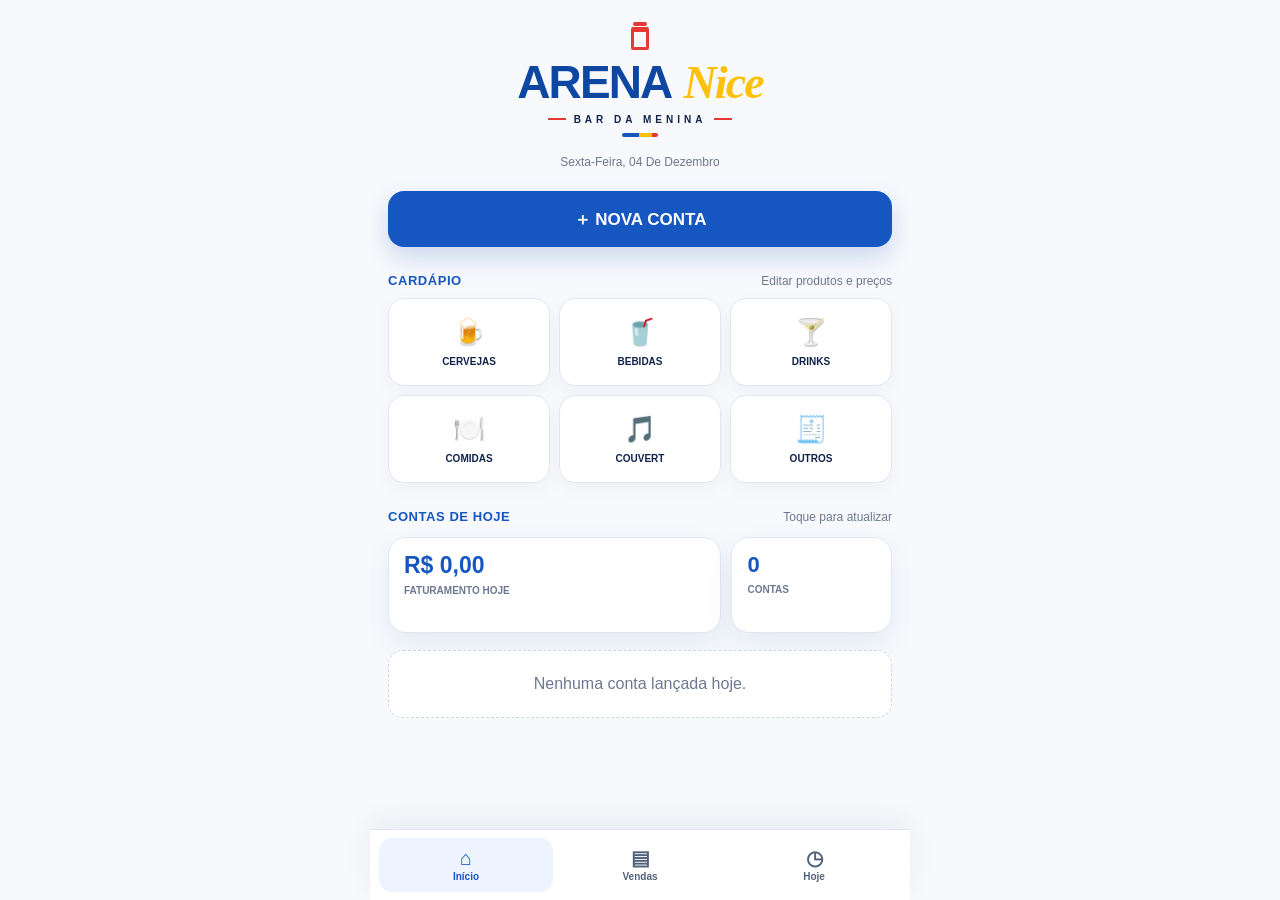
<file: app.html>
<!doctype html><html lang="pt-BR"><head><meta charset="utf-8"><meta name="viewport" content="width=device-width,initial-scale=1,viewport-fit=cover"><meta name="theme-color" content="#07111d"><meta name="apple-mobile-web-app-capable" content="yes"><meta name="apple-mobile-web-app-status-bar-style" content="black-translucent"><meta name="apple-mobile-web-app-title" content="Arena da Nice"><link rel="manifest" href="/manifest.webmanifest"><link rel="icon" href="/icon.svg"><link rel="apple-touch-icon" href="/icon.svg"><title>Arena da Nice</title><style>html,body{margin:0;width:100%;height:100%;background:#06111d;overflow:hidden}iframe{border:0;width:100%;height:100%;display:block}</style></head><body><iframe src="/" title="Arena da Nice"></iframe><script>if('serviceWorker'in navigator){window.addEventListener('load',()=>navigator.serviceWorker.register('/sw.js'));}</script></body></html>
</file>
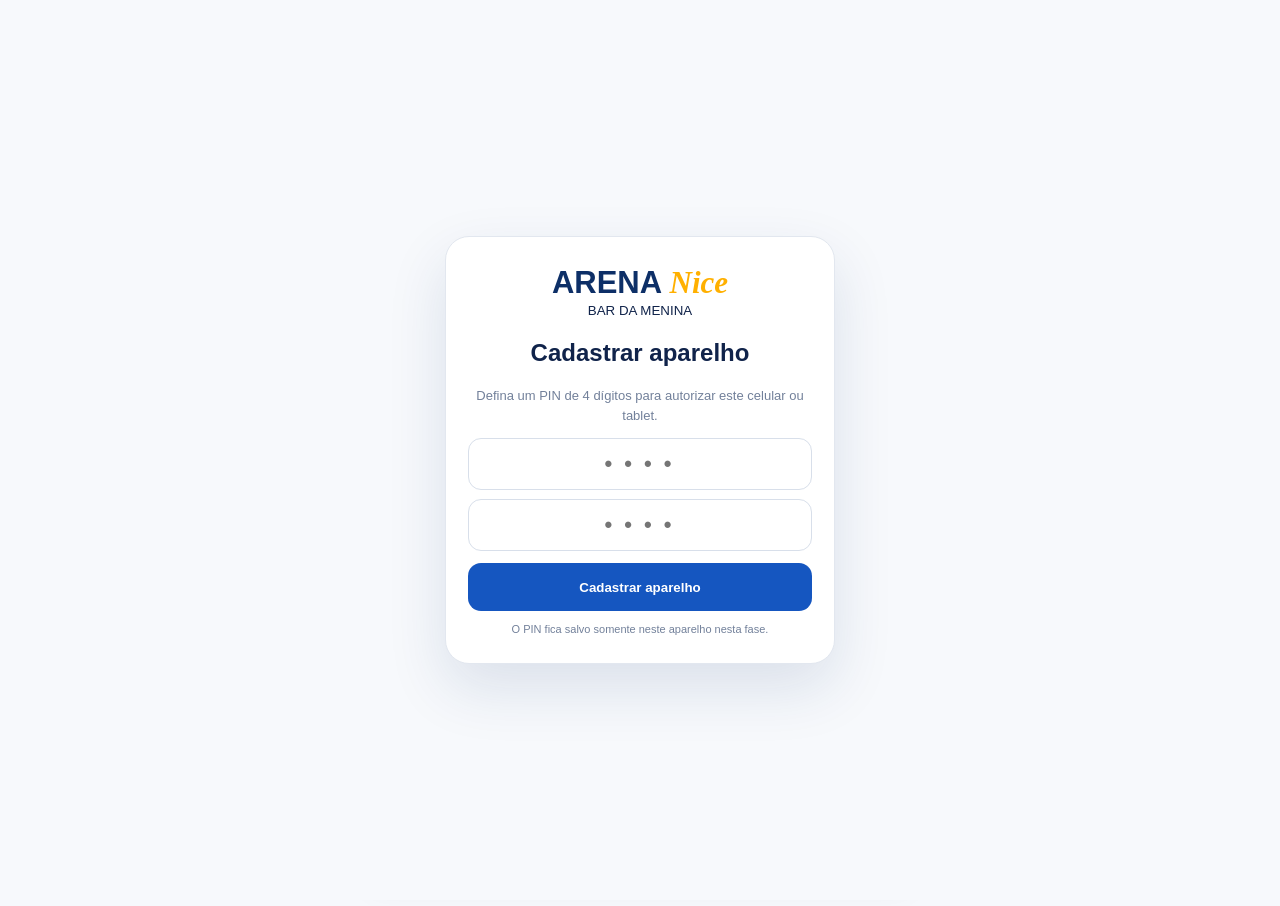
<file: arena-v2.html>
<!doctype html>
<html lang="pt-BR">
<head>
<meta charset="utf-8">
<meta name="viewport" content="width=device-width,initial-scale=1,viewport-fit=cover">
<meta name="theme-color" content="#ffffff">
<meta name="apple-mobile-web-app-capable" content="yes">
<meta name="apple-mobile-web-app-status-bar-style" content="default">
<meta name="apple-mobile-web-app-title" content="Arena Nice">
<link rel="manifest" href="/manifest.webmanifest">
<link rel="icon" href="/icon.svg" type="image/svg+xml">
<link rel="apple-touch-icon" href="/icon.svg">
<title>Arena Nice — Bar da Menina</title>
<style>
:root{--navy:#0D2F67;--royal:#1556C0;--yellow:#FFB000;--red:#E51B23;--ink:#10234A;--muted:#72809A;--bg:#F6F8FC;--card:#fff;--line:#E2E7EF;--soft:#EEF4FF;--shadow:0 12px 30px rgba(13,47,103,.08)}
*{box-sizing:border-box;-webkit-tap-highlight-color:transparent}html,body{margin:0;width:100%;max-width:100%;overflow-x:hidden;background:var(--bg);color:var(--ink);font-family:Inter,-apple-system,BlinkMacSystemFont,"Segoe UI",sans-serif}body{min-height:100vh;touch-action:pan-y}.app{width:min(100%,540px);margin:0 auto;padding:calc(14px + env(safe-area-inset-top)) 18px calc(104px + env(safe-area-inset-bottom));overflow-x:hidden}.brand{text-align:center;padding:7px 0 16px}.brand h1{margin:0;font-size:clamp(34px,10vw,46px);line-height:.94;letter-spacing:-1.9px;text-transform:uppercase;font-weight:900;color:var(--navy)}.brand h1 i{font-family:Georgia,serif;text-transform:none;color:var(--yellow);font-weight:700;font-style:italic;margin-left:3px}.brand small{display:block;margin-top:9px;font-size:10px;letter-spacing:4px;font-weight:800;color:var(--ink)}.brand small:before,.brand small:after{content:"";display:inline-block;width:18px;height:2px;background:var(--red);vertical-align:middle;margin:0 8px 3px}.date{text-align:center;color:var(--muted);font-size:12px;margin-bottom:20px;text-transform:capitalize}.page{display:none}.page.active{display:block}.title{margin:2px 0 4px;text-align:center;font-size:22px;color:var(--royal)}.hint{color:var(--muted);font-size:12px}.center{text-align:center}.new{width:100%;min-height:56px;border:0;border-radius:16px;background:var(--royal);color:#fff;font-size:17px;font-weight:850;box-shadow:0 10px 24px rgba(21,86,192,.18)}.section{margin-top:25px}.sectionHead{display:flex;align-items:flex-end;justify-content:space-between;gap:10px;margin-bottom:10px}.sectionHead h2{margin:0;color:var(--royal);font-size:13px;letter-spacing:.55px}.cats{display:grid;grid-template-columns:repeat(3,minmax(0,1fr));gap:9px}.cat{min-height:87px;border:1px solid var(--line);border-radius:16px;background:#fff;color:var(--ink);font-size:10px;font-weight:800;box-shadow:0 6px 18px rgba(16,35,74,.04)}.cat b{display:block;font-size:26px;margin-bottom:8px}.summary{display:grid;grid-template-columns:1.35fr .65fr;gap:10px;margin:13px 0 17px}.stat{min-width:0;min-height:94px;border:1px solid var(--line);border-radius:18px;background:#fff;padding:15px;box-shadow:var(--shadow)}.stat strong{display:block;color:var(--royal);font-size:23px;line-height:1.05;overflow:hidden;text-overflow:ellipsis}.stat span{display:block;color:var(--muted);font-size:10px;margin-top:8px;font-weight:750}.list{display:grid;gap:8px}.row{display:flex;align-items:center;gap:11px;min-width:0;width:100%;border:1px solid var(--line);border-radius:15px;background:#fff;padding:12px 13px;box-shadow:0 5px 14px rgba(16,35,74,.03)}.info{min-width:0;flex:1;font-weight:750}.info small{display:block;color:var(--muted);font-size:11px;font-weight:500;margin-top:3px}.price{color:var(--royal);font-weight:850;white-space:nowrap}.avatar{flex:0 0 38px;width:38px;height:38px;border-radius:50%;display:grid;place-items:center;background:var(--soft);border:1px solid #C9D9FF;color:var(--royal);font-weight:900}.badge{display:inline-flex;margin-left:4px;padding:2px 7px;border-radius:999px;font-size:9px;font-weight:800}.openBadge{background:#FFF5D5;color:#8F6500}.paytag{background:#F2F5F9;color:#64718A}.empty{padding:24px 10px;text-align:center;color:var(--muted);border:1px dashed #CCD5E2;border-radius:15px;background:#fff}.sub{margin:22px 0 9px;color:var(--royal);font-size:11px;font-weight:900;letter-spacing:.55px}.filter{margin:15px 0}.paygrid{display:grid;grid-template-columns:1fr 1fr;gap:8px;margin:10px 0}.paycard{border:1px solid var(--line);border-radius:15px;background:#fff;padding:12px;min-height:78px}.paycard strong{display:block;color:var(--royal);font-size:17px}.paycard span{display:block;margin-top:7px;font-size:10px;color:var(--muted);font-weight:800}.bottom{position:fixed;z-index:50;left:50%;bottom:0;transform:translateX(-50%);width:min(540px,100%);display:grid;grid-template-columns:repeat(3,1fr);background:rgba(255,255,255,.97);backdrop-filter:blur(16px);border-top:1px solid var(--line);padding:8px 9px calc(8px + env(safe-area-inset-bottom));box-shadow:0 -10px 28px rgba(16,35,74,.06)}.nav{min-height:54px;border-radius:13px;color:#52617C;display:flex;flex-direction:column;align-items:center;justify-content:center;font-size:10px;font-weight:700;gap:3px}.nav b{font-size:20px;line-height:1}.nav.active{color:var(--royal);background:var(--soft)}
input,select{width:100%;min-height:48px;border:1px solid #D8DFEA;border-radius:13px;background:#fff;color:var(--ink);padding:12px;font-size:16px;outline:none}dialog{width:min(500px,calc(100% - 22px));max-height:90vh;overflow:auto;overflow-x:hidden;border:1px solid var(--line);border-radius:22px;background:#fff;color:var(--ink);padding:19px;box-shadow:0 24px 70px rgba(16,35,74,.22)}dialog::backdrop{background:rgba(9,22,47,.36);backdrop-filter:blur(2px)}.top{display:flex;justify-content:space-between;gap:10px}.top h2{margin:0;color:var(--navy)}.x{width:40px;height:40px;border:0;border-radius:11px;background:#EEF2F7;color:var(--ink);font-size:20px}.label{display:block;color:var(--royal);font-size:10px;font-weight:900;margin:13px 0 6px}.products{max-height:47vh;overflow:auto;margin:12px 0}.group{color:var(--royal);font-size:11px;font-weight:900;margin:16px 0 5px}.prod{display:flex;align-items:center;gap:10px;padding:11px 0;border-bottom:1px solid #EDF0F4}.prod>span{min-width:0;flex:1}.prod small{display:block;color:var(--muted)}.step{display:flex;align-items:center;gap:8px}.step button{width:38px;height:38px;border:0;border-radius:11px;background:var(--soft);color:var(--royal);font-size:20px;font-weight:800}.step button:last-child{background:var(--royal);color:#fff}.total{font-size:22px;font-weight:900;color:var(--navy);margin:16px 0;padding-top:12px;border-top:1px solid var(--line)}.actions{display:flex;gap:8px;flex-wrap:wrap}.actions button,.primary,.secondary,.danger{flex:1;min-width:115px;min-height:48px;border:0;border-radius:13px;font-weight:850}.primary{background:var(--royal);color:#fff}.secondary{background:#EEF2F7;color:var(--ink)}.danger{background:var(--red);color:#fff}.manage{display:grid;grid-template-columns:minmax(0,1fr) 88px 40px;gap:7px;padding:9px 0;border-bottom:1px solid #EDF0F4}.manage input{min-width:0;min-height:42px;font-size:13px}.del{border:0;border-radius:10px;background:#FFF0F0;color:var(--red)}.add{display:grid;gap:8px;margin-top:16px;padding-top:16px;border-top:1px solid var(--line)}
.lock{position:fixed;z-index:100;inset:0;background:#F7F9FC;display:none;place-items:center;padding:24px}.lock.active{display:grid}.lockCard{width:min(100%,390px);background:#fff;border:1px solid var(--line);border-radius:24px;padding:28px 22px;box-shadow:0 24px 60px rgba(13,47,103,.12);text-align:center}.lockLogo{font-size:31px;font-weight:900;color:var(--navy);text-transform:uppercase}.lockLogo i{font-family:Georgia,serif;color:var(--yellow);text-transform:none}.lockCard p{color:var(--muted);font-size:13px;line-height:1.5}.pin{letter-spacing:12px;text-align:center;font-weight:900;font-size:22px;padding-left:20px}.deviceNote{margin-top:12px;font-size:11px;color:var(--muted)}
@media(max-width:360px){.app{padding-left:14px;padding-right:14px}.manage{grid-template-columns:minmax(0,1fr) 78px 38px}.brand h1{font-size:34px}}
</style>
</head>
<body>
<div id="lock" class="lock"><div class="lockCard"><div class="lockLogo">Arena <i>Nice</i></div><small>BAR DA MENINA</small><h2 id="lockTitle">Cadastrar aparelho</h2><p id="lockText">Defina um PIN de 4 dígitos para autorizar este celular ou tablet.</p><input id="pin1" class="pin" inputmode="numeric" maxlength="4" placeholder="••••"><input id="pin2" class="pin" inputmode="numeric" maxlength="4" placeholder="••••" style="margin-top:9px"><button id="pinBtn" class="primary" style="width:100%;margin-top:12px" onclick="activateDevice()">Cadastrar aparelho</button><div class="deviceNote">O PIN fica salvo somente neste aparelho nesta fase.</div></div></div>
<main class="app"><div class="brand"><h1>Arena <i>Nice</i></h1><small>BAR DA MENINA</small></div><div id="date" class="date"></div>
<section id="home" class="page active"><button class="new" onclick="newAccount()">＋ NOVA CONTA</button><section class="section"><div class="sectionHead"><h2>CONTAS ABERTAS</h2><span class="hint">Toque para lançar consumo</span></div><div class="summary"><div class="stat"><strong id="openValue">R$ 0,00</strong><span>EM CONSUMO</span></div><div class="stat"><strong id="openCount">0</strong><span>ABERTAS</span></div></div><div id="openList" class="list"></div></section><section class="section"><div class="sectionHead"><h2>RESUMO DE HOJE</h2><span class="hint">Contas finalizadas</span></div><div class="summary"><div class="stat"><strong id="todayTotal">R$ 0,00</strong><span>FATURAMENTO</span></div><div class="stat"><strong id="todayCount">0</strong><span>FECHADAS</span></div></div></section><section class="section"><div class="sectionHead"><h2>CARDÁPIO</h2><span class="hint">Editar produtos e preços</span></div><div id="cats" class="cats"></div></section></section>
<section id="salesPage" class="page"><h2 class="title">Vendas</h2><div class="hint center">Histórico mensal das contas finalizadas</div><div class="filter"><input id="month" type="month" onchange="renderMonth()"></div><div class="summary"><div class="stat"><strong id="monthTotal">R$ 0,00</strong><span>FATURAMENTO DO MÊS</span></div><div class="stat"><strong id="monthCount">0</strong><span>CONTAS</span></div></div><div class="sub">FATURAMENTO POR DIA</div><div id="monthList" class="list"></div></section>
<section id="report" class="page"><h2 class="title">Hoje</h2><div class="hint center">Fechamento do dia</div><div class="filter"><input id="day" type="date" onchange="renderReport()"></div><div class="summary"><div class="stat"><strong id="dayTotal">R$ 0,00</strong><span>FATURAMENTO</span></div><div class="stat"><strong id="dayCount">0</strong><span>CONTAS</span></div></div><div class="sub">FORMAS DE PAGAMENTO</div><div id="payReport" class="paygrid"></div><div class="sub">CLIENTES</div><div id="clientReport" class="list"></div><div class="sub">PRODUTOS VENDIDOS</div><div id="productReport" class="list"></div></section></main>
<nav class="bottom"><div class="nav active" onclick="go('home',this)"><b>⌂</b>Início</div><div class="nav" onclick="go('salesPage',this)"><b>▤</b>Vendas</div><div class="nav" onclick="go('report',this)"><b>◷</b>Hoje</div></nav>
<dialog id="account"><div class="top"><div><h2 id="accountTitle">Nova conta</h2><div class="hint">Adicione os produtos consumidos.</div></div><button class="x" onclick="account.close()">×</button></div><label class="label">CLIENTE</label><input id="customer" placeholder="Nome do cliente"><div id="products" class="products"></div><div id="accountTotal" class="total">Total: R$ 0,00</div><div class="actions"><button class="secondary" onclick="account.close()">Cancelar</button><button class="primary" id="saveBtn" onclick="saveOpen()">Abrir conta</button><button class="danger" id="closeBtn" onclick="openClose()" style="display:none">Fechar conta</button></div></dialog>
<dialog id="checkout"><div class="top"><div><h2>Fechar conta</h2><div class="hint" id="checkoutName"></div></div><button class="x" onclick="checkout.close()">×</button></div><label class="label">FORMA DE PAGAMENTO</label><select id="payment"><option value="">Selecione...</option><option>Pix</option><option>Débito</option><option>Crédito</option><option>Dinheiro</option></select><div id="checkoutTotal" class="total"></div><div class="actions"><button class="secondary" onclick="checkout.close()">Voltar</button><button class="primary" onclick="finishAccount()">Finalizar pagamento</button></div></dialog>
<dialog id="menu"><div class="top"><div><h2 id="menuTitle">Cardápio</h2><div class="hint">Altere nome, preço ou remova.</div></div><button class="x" onclick="menu.close()">×</button></div><div id="menuItems"></div><div class="add"><b>Novo produto</b><input id="newName" placeholder="Nome do produto"><input id="newPrice" inputmode="decimal" placeholder="Preço"><button class="primary" onclick="addProduct()">＋ Adicionar</button></div></dialog>
<script>
const C=[['cervejas','🍺','CERVEJAS'],['bebidas','🥤','BEBIDAS'],['drinks','🍸','DRINKS'],['comidas','🍽️','COMIDAS'],['couvert','🎵','COUVERT'],['outros','🧾','OUTROS']];
const D=[['Heineken 600ml',15,'cervejas'],['Heineken Lata 350ml',10,'cervejas'],['Original 600ml',14,'cervejas'],['Original Lata 350ml',9,'cervejas'],['Brahma 600ml',12,'cervejas'],['Amstel Lata 269ml',8,'cervejas'],['Corona Long Neck',12,'cervejas'],['Stella Long Neck',11,'cervejas'],['Stella Pure Gold Longneck',11,'cervejas'],['Coca-Cola',7,'bebidas'],['Água',5,'bebidas'],['Suco',8,'bebidas'],['Para Tudo',18,'drinks'],['Campari',18,'drinks'],['Balena',18,'drinks'],['Martini',18,'drinks'],['Pinga',8,'drinks'],['Isca de tilápia',42,'comidas'],['Panceta',38,'comidas'],['Caldo pequeno',12,'comidas'],['Caldo grande',18,'comidas'],['Espetinho',12,'comidas'],['Skyny',6,'comidas'],['Trident',5,'comidas'],['Frango a passarinho',38,'comidas'],['Espeto no pão',16,'comidas'],['Porção de filé',45,'comidas'],['Cupim',45,'comidas'],['Carne de sol',45,'comidas'],['Hot dog gourmet',20,'comidas'],['Couvert músico',15,'couvert'],['Isqueiro',5,'outros'],['Cigarro',15,'outros']];
let catalog=JSON.parse(localStorage.getItem('arena-catalog')||'null')||D.map(x=>({name:x[0],price:x[1],cat:x[2]}));
let sales=(JSON.parse(localStorage.getItem('arena-sales')||'[]')||[]).map(s=>({...s,status:s.status||'closed'}));let qty={},edit=null,cat='';
const $=id=>document.getElementById(id),money=v=>Number(v||0).toLocaleString('pt-BR',{style:'currency',currency:'BRL'}),esc=s=>String(s??'').replace(/&/g,'&amp;').replace(/</g,'&lt;').replace(/"/g,'&quot;'),dateKey=()=>{let d=new Date(),z=n=>String(n).padStart(2,'0');return`${d.getFullYear()}-${z(d.getMonth()+1)}-${z(d.getDate())}`};
function persist(){localStorage.setItem('arena-catalog',JSON.stringify(catalog));localStorage.setItem('arena-sales',JSON.stringify(sales))}persist();$('date').textContent=new Date().toLocaleDateString('pt-BR',{weekday:'long',day:'2-digit',month:'long'});$('month').value=dateKey().slice(0,7);$('day').value=dateKey();
function activateDevice(){let a=$('pin1').value.trim(),b=$('pin2').value.trim();if(!/^\d{4}$/.test(a))return alert('Use 4 números.');if(a!==b)return alert('Os PINs não coincidem.');localStorage.setItem('arena-device-pin',a);localStorage.setItem('arena-device-authorized','1');$('lock').classList.remove('active')}
if(localStorage.getItem('arena-device-authorized')!=='1')$('lock').classList.add('active');
function go(id,n){document.querySelectorAll('.page').forEach(x=>x.classList.remove('active'));$(id).classList.add('active');document.querySelectorAll('.nav').forEach(x=>x.classList.remove('active'));n.classList.add('active');if(id==='salesPage')renderMonth();if(id==='report')renderReport()}
function renderCats(){$('cats').innerHTML=C.map(c=>`<button class="cat" onclick="openMenu('${c[0]}')"><b>${c[1]}</b>${c[2]}</button>`).join('')}
function openMenu(c){cat=c;let m=C.find(x=>x[0]===c);$('menuTitle').textContent=m[1]+' '+m[2];renderMenu();$('newName').value='';$('newPrice').value='';menu.showModal()}
function renderMenu(){let a=catalog.map((p,i)=>({p,i})).filter(x=>x.p.cat===cat);$('menuItems').innerHTML=a.length?a.map(x=>`<div class="manage"><input value="${esc(x.p.name)}" onchange="rename(${x.i},this.value)"><input value="${Number(x.p.price).toFixed(2).replace('.',',')}" onchange="price(${x.i},this.value)"><button class="del" onclick="removeP(${x.i})">🗑</button></div>`).join(''):'<div class="empty">Nenhum produto.</div>'}
function parse(v){return Number(String(v).replace('R$','').replace(/\./g,'').replace(',','.').trim())}
function rename(i,v){let old=catalog[i].name,n=v.trim();if(!n)return renderMenu();catalog[i].name=n;sales.forEach(s=>(s.items||[]).forEach(a=>{if(a.name===old)a.name=n}));persist()}
function price(i,v){let n=parse(v);if(!Number.isFinite(n)||n<0)return renderMenu();let name=catalog[i].name;catalog[i].price=n;sales.forEach(s=>{(s.items||[]).forEach(a=>{if(a.name===name)a.price=n});s.total=(s.items||[]).reduce((t,a)=>t+Number(a.qty||0)*Number(a.price||0),0)});persist();renderMenu();renderAll()}
function removeP(i){if(confirm('Remover '+catalog[i].name+'?')){catalog.splice(i,1);persist();renderMenu()}}
function addProduct(){let n=$('newName').value.trim(),p=parse($('newPrice').value);if(!n)return alert('Informe o nome.');if(!Number.isFinite(p)||p<0)return alert('Informe um preço válido.');catalog.push({name:n,price:p,cat});persist();$('newName').value='';$('newPrice').value='';renderMenu()}
function newAccount(){edit=null;qty={};$('customer').value='';$('accountTitle').textContent='Nova conta';$('saveBtn').textContent='Abrir conta';$('closeBtn').style.display='none';renderProducts();account.showModal()}
function openAccount(i){edit=i;qty={};let s=sales[i];$('customer').value=s.name;$('accountTitle').textContent='Conta de '+s.name;$('saveBtn').textContent='Salvar alterações';$('closeBtn').style.display=s.status==='open'?'block':'none';(s.items||[]).forEach(a=>{let j=catalog.findIndex(p=>p.name===a.name);if(j>=0)qty[j]=a.qty});renderProducts();account.showModal()}
function renderProducts(){$('products').innerHTML=C.map(c=>{let a=catalog.map((p,i)=>({p,i})).filter(x=>x.p.cat===c[0]);if(!a.length)return'';return`<div class="group">${c[1]} ${c[2]}</div>`+a.map(x=>`<div class="prod"><span>${esc(x.p.name)}<small>${money(x.p.price)}</small></span><div class="step"><button onclick="chg(${x.i},-1)">−</button><b>${qty[x.i]||0}</b><button onclick="chg(${x.i},1)">+</button></div></div>`).join('')}).join('');calc()}
function chg(i,d){qty[i]=Math.max(0,(qty[i]||0)+d);renderProducts()}
function calc(){let t=0;catalog.forEach((p,i)=>t+=(qty[i]||0)*Number(p.price));$('accountTotal').textContent='Total: '+money(t);return t}
function makeAccount(status='open'){let name=$('customer').value.trim(),t=calc();if(!name){alert('Informe o cliente.');return null}if(!t){alert('Adicione um produto.');return null}return{name,total:t,status,createdAt:edit===null?dateKey():(sales[edit].createdAt||dateKey()),payment:edit===null?'':(sales[edit].payment||''),items:catalog.map((p,i)=>({name:p.name,qty:qty[i]||0,price:Number(p.price)})).filter(x=>x.qty)}}
function saveOpen(){let a=makeAccount('open');if(!a)return;if(edit===null)sales.unshift(a);else sales[edit]={...sales[edit],...a,status:'open'};persist();account.close();renderAll()}
function openClose(){let a=makeAccount('open');if(!a)return;sales[edit]={...sales[edit],...a};persist();$('checkoutName').textContent=sales[edit].name;$('checkoutTotal').textContent='Total: '+money(sales[edit].total);$('payment').value='';account.close();checkout.showModal()}
function finishAccount(){let pay=$('payment').value;if(!pay)return alert('Selecione a forma de pagamento.');sales[edit].payment=pay;sales[edit].status='closed';sales[edit].closedAt=dateKey();persist();checkout.close();renderAll()}
function closedForDay(d){return sales.filter(s=>s.status==='closed'&&(s.closedAt||s.createdAt)===d)}
function renderHome(){let open=sales.map((s,i)=>({s,i})).filter(x=>x.s.status==='open');$('openCount').textContent=open.length;$('openValue').textContent=money(open.reduce((t,x)=>t+Number(x.s.total||0),0));$('openList').innerHTML=open.length?open.map(x=>`<div class="row" onclick="openAccount(${x.i})"><div class="avatar">${esc((x.s.name||'?')[0])}</div><div class="info">${esc(x.s.name)}<small>${(x.s.items||[]).reduce((t,y)=>t+Number(y.qty||0),0)} itens <span class="badge openBadge">ABERTA</span></small></div><div class="price">${money(x.s.total)}</div></div>`).join(''):'<div class="empty">Nenhuma conta aberta.</div>';let a=closedForDay(dateKey());$('todayTotal').textContent=money(a.reduce((t,s)=>t+Number(s.total||0),0));$('todayCount').textContent=a.length}
function renderMonth(){let m=$('month').value||dateKey().slice(0,7),a=sales.filter(s=>s.status==='closed'&&((s.closedAt||s.createdAt||'').slice(0,7)===m));$('monthTotal').textContent=money(a.reduce((t,s)=>t+Number(s.total||0),0));$('monthCount').textContent=a.length;let g={};a.forEach(s=>{let d=s.closedAt||s.createdAt;(g[d]??=[]).push(s)});let ds=Object.keys(g).sort().reverse();$('monthList').innerHTML=ds.length?ds.map(d=>{let r=g[d],dt=new Date(d+'T12:00:00');return`<div class="row"><div class="info">${dt.toLocaleDateString('pt-BR',{day:'2-digit',month:'short'})}<small>${r.length} conta${r.length===1?'':'s'}</small></div><div class="price">${money(r.reduce((t,s)=>t+Number(s.total||0),0))}</div></div>`}).join(''):'<div class="empty">Nenhuma venda neste mês.</div>'}
function renderReport(){let d=$('day').value||dateKey(),a=closedForDay(d);$('dayTotal').textContent=money(a.reduce((t,s)=>t+Number(s.total||0),0));$('dayCount').textContent=a.length;let p={Pix:0,'Débito':0,'Crédito':0,Dinheiro:0};a.forEach(s=>{if(p[s.payment]!==undefined)p[s.payment]+=Number(s.total||0)});$('payReport').innerHTML=Object.entries(p).map(x=>`<div class="paycard"><strong>${money(x[1])}</strong><span>${x[0].toUpperCase()}</span></div>`).join('');$('clientReport').innerHTML=a.length?a.map(s=>`<div class="row"><div class="info">${esc(s.name)}<small>${(s.items||[]).reduce((t,y)=>t+Number(y.qty||0),0)} itens <span class="badge paytag">${esc(s.payment||'')}</span></small></div><div class="price">${money(s.total)}</div></div>`).join(''):'<div class="empty">Nenhuma conta finalizada.</div>';let pr={};a.forEach(s=>(s.items||[]).forEach(i=>{pr[i.name]??={qty:0,total:0};pr[i.name].qty+=Number(i.qty||0);pr[i.name].total+=Number(i.qty||0)*Number(i.price||0)}));let arr=Object.entries(pr).sort((a,b)=>b[1].total-a[1].total);$('productReport').innerHTML=arr.length?arr.map(x=>`<div class="row"><div class="info">${esc(x[0])}<small>${x[1].qty} unidade${x[1].qty===1?'':'s'}</small></div><div class="price">${money(x[1].total)}</div></div>`).join(''):'<div class="empty">Nenhum produto vendido.</div>'}
function renderAll(){renderHome();renderMonth();renderReport()}renderCats();renderAll();if('serviceWorker'in navigator)addEventListener('load',()=>navigator.serviceWorker.register('/sw.js'));
</script>
</body></html>
</file>
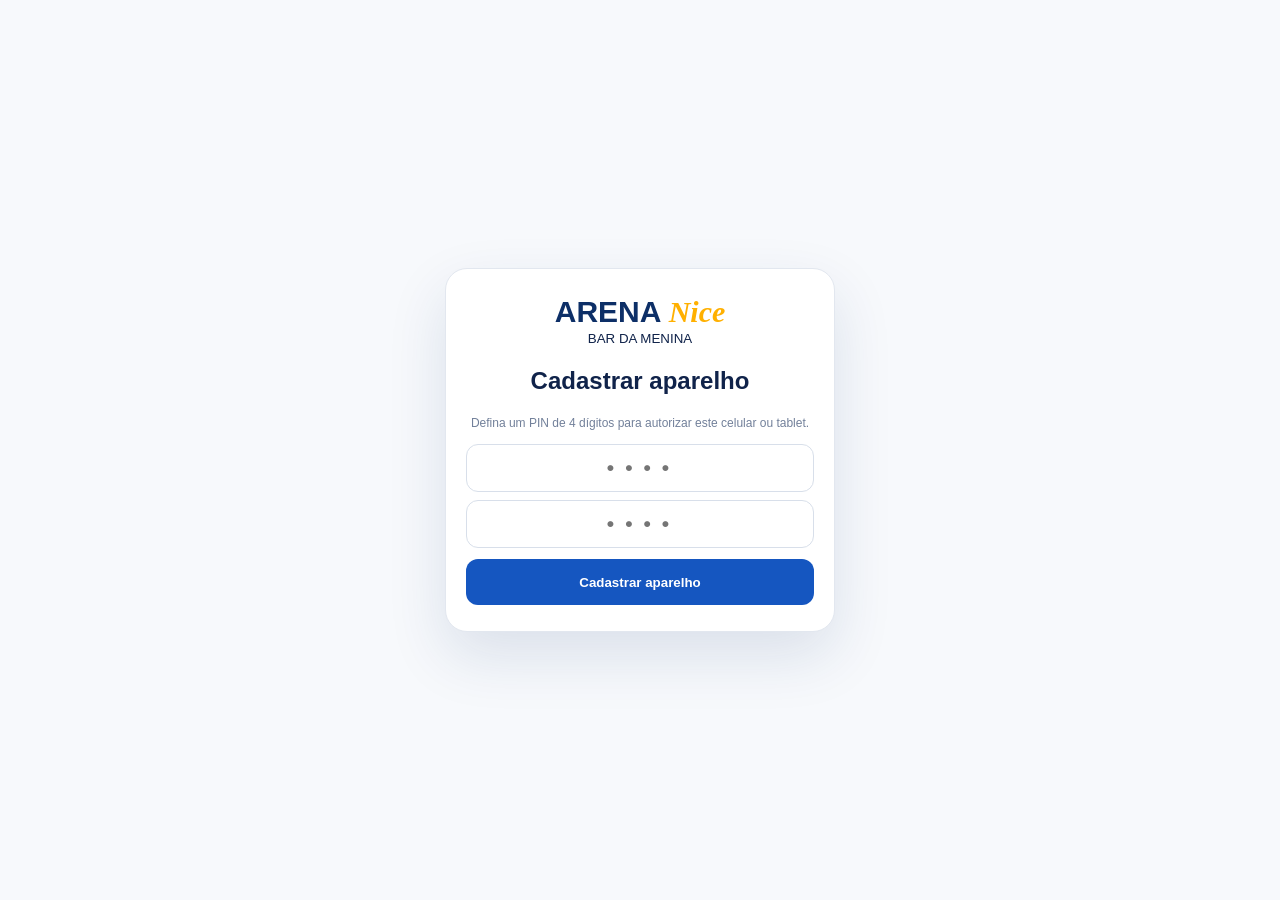
<file: arena-v3.html>
<!doctype html>
<html lang="pt-BR">
<head>
<meta charset="utf-8">
<meta name="viewport" content="width=device-width,initial-scale=1,maximum-scale=1,user-scalable=no,viewport-fit=cover">
<meta name="theme-color" content="#ffffff">
<meta name="apple-mobile-web-app-capable" content="yes">
<meta name="apple-mobile-web-app-status-bar-style" content="default">
<meta name="apple-mobile-web-app-title" content="Arena Nice">
<link rel="manifest" href="/manifest.webmanifest?v=3">
<link rel="icon" href="/icon.svg" type="image/svg+xml">
<link rel="apple-touch-icon" sizes="180x180" href="/apple-touch-icon.png?v=3">
<title>Arena Nice — Bar da Menina</title>
<style>
:root{--navy:#0D2F67;--royal:#1556C0;--yellow:#FFB000;--red:#E51B23;--green:#159447;--cyan:#0099cc;--ink:#10234A;--muted:#72809A;--bg:#F6F8FC;--card:#fff;--line:#E2E7EF;--soft:#EEF4FF;--shadow:0 10px 26px rgba(13,47,103,.08)}
*{box-sizing:border-box;-webkit-tap-highlight-color:transparent;max-width:100%}html{width:100%;overflow-x:hidden;overscroll-behavior-x:none}body{margin:0;width:100%;min-width:0;max-width:100vw;overflow-x:hidden;overscroll-behavior-x:none;touch-action:pan-y;background:var(--bg);color:var(--ink);font-family:Inter,-apple-system,BlinkMacSystemFont,"Segoe UI",sans-serif}.app{width:100%;max-width:540px;margin:0 auto;padding:calc(12px + env(safe-area-inset-top)) 18px calc(105px + env(safe-area-inset-bottom));overflow-x:clip}.brand{text-align:center;padding:5px 0 13px}.brand h1{margin:0;font-size:clamp(32px,9vw,44px);line-height:.95;letter-spacing:-1.7px;text-transform:uppercase;font-weight:900;color:var(--navy)}.brand h1 i{font-family:Georgia,serif;text-transform:none;color:var(--yellow);font-style:italic}.brand small{display:block;margin-top:8px;font-size:9px;letter-spacing:3.5px;font-weight:800}.brand small:before,.brand small:after{content:"";display:inline-block;width:17px;height:2px;background:var(--red);vertical-align:middle;margin:0 7px 3px}.date{text-align:center;color:var(--muted);font-size:12px;margin-bottom:18px;text-transform:capitalize}.page{display:none}.page.active{display:block}.title{text-align:center;margin:0;color:var(--royal);font-size:22px}.hint{color:var(--muted);font-size:11px}.center{text-align:center}.new{width:100%;min-height:55px;border:0;border-radius:15px;background:var(--royal);color:#fff;font-size:16px;font-weight:850;box-shadow:0 9px 22px rgba(21,86,192,.18)}.section{margin-top:23px}.sectionHead{display:flex;align-items:flex-end;justify-content:space-between;gap:8px;margin-bottom:9px}.sectionHead h2{margin:0;color:var(--royal);font-size:12px;letter-spacing:.5px}.summary{display:grid;grid-template-columns:1.35fr .65fr;gap:9px;margin:11px 0 14px}.stat{min-width:0;min-height:90px;border:1px solid var(--line);border-radius:17px;background:#fff;padding:14px;box-shadow:var(--shadow)}.stat strong{display:block;color:var(--royal);font-size:22px;line-height:1.05;overflow:hidden;text-overflow:ellipsis}.stat span{display:block;color:var(--muted);font-size:9px;margin-top:8px;font-weight:800}.list{display:grid;gap:8px}.row{display:flex;align-items:center;gap:10px;min-width:0;width:100%;border:1px solid var(--line);border-radius:14px;background:#fff;padding:11px 12px;box-shadow:0 4px 12px rgba(16,35,74,.03);overflow:hidden}.info{min-width:0;flex:1;font-weight:760;overflow:hidden;text-overflow:ellipsis}.info small{display:block;color:var(--muted);font-size:10px;font-weight:500;margin-top:3px}.price{color:var(--royal);font-weight:850;white-space:nowrap;flex:0 0 auto}.avatar{flex:0 0 36px;width:36px;height:36px;border-radius:50%;display:grid;place-items:center;background:var(--soft);border:1px solid #C9D9FF;color:var(--royal);font-weight:900}.badge{display:inline-flex;margin-left:3px;padding:2px 6px;border-radius:999px;font-size:8px;font-weight:850}.openBadge{background:#FFF3C9;color:#825D00}.empty{padding:20px 10px;text-align:center;color:var(--muted);border:1px dashed #CCD5E2;border-radius:14px;background:#fff}.cats{display:grid;grid-template-columns:repeat(3,minmax(0,1fr));gap:8px}.cat{min-width:0;min-height:82px;border:1px solid var(--line);border-radius:15px;background:#fff;color:var(--ink);font-size:9px;font-weight:800}.cat b{display:block;font-size:24px;margin-bottom:7px}.sub{margin:20px 0 8px;color:var(--royal);font-size:10px;font-weight:900;letter-spacing:.5px}.filter{margin:13px 0}.paygrid{display:grid;grid-template-columns:1fr 1fr;gap:8px;margin:9px 0}.paycard{border:1px solid var(--line);border-radius:14px;padding:12px;min-height:76px;background:#fff}.paycard strong{display:block;font-size:17px}.paycard span{display:block;margin-top:7px;font-size:9px;font-weight:850}.pay-pix{background:#EAF9FF;border-color:#A9E5F7}.pay-pix strong,.pay-pix span{color:#007BA7}.pay-debito{background:#EEF4FF;border-color:#BFD0FA}.pay-debito strong,.pay-debito span{color:var(--royal)}.pay-credito{background:#FFF6CF;border-color:#F4D260}.pay-credito strong,.pay-credito span{color:#8A6400}.pay-dinheiro{background:#ECF9F0;border-color:#A8DCB7}.pay-dinheiro strong,.pay-dinheiro span{color:#14773A}.bottom{position:fixed;z-index:50;left:50%;bottom:0;transform:translateX(-50%);width:100%;max-width:540px;display:grid;grid-template-columns:repeat(3,1fr);background:rgba(255,255,255,.98);backdrop-filter:blur(14px);border-top:1px solid var(--line);padding:7px 8px calc(7px + env(safe-area-inset-bottom));box-shadow:0 -8px 24px rgba(16,35,74,.06)}.nav{min-width:0;min-height:52px;border-radius:12px;color:#52617C;display:flex;flex-direction:column;align-items:center;justify-content:center;font-size:9px;font-weight:700;gap:3px}.nav b{font-size:19px;line-height:1}.nav.active{color:var(--royal);background:var(--soft)}input,select{width:100%;min-width:0;min-height:47px;border:1px solid #D8DFEA;border-radius:12px;background:#fff;color:var(--ink);padding:11px;font-size:16px;outline:none}dialog{width:min(500px,calc(100vw - 22px));max-width:calc(100vw - 22px);max-height:90vh;overflow-y:auto;overflow-x:hidden;border:1px solid var(--line);border-radius:20px;background:#fff;color:var(--ink);padding:17px;box-shadow:0 24px 70px rgba(16,35,74,.22)}dialog::backdrop{background:rgba(9,22,47,.36)}.top{display:flex;justify-content:space-between;gap:10px}.top h2{margin:0;color:var(--navy)}.x{width:39px;height:39px;border:0;border-radius:10px;background:#EEF2F7;color:var(--ink);font-size:20px}.label{display:block;color:var(--royal);font-size:9px;font-weight:900;margin:12px 0 6px}.products{max-height:47vh;overflow-y:auto;overflow-x:hidden;margin:10px 0}.group{color:var(--royal);font-size:10px;font-weight:900;margin:14px 0 4px}.prod{display:flex;align-items:center;gap:8px;min-width:0;padding:10px 0;border-bottom:1px solid #EDF0F4}.prod>span{min-width:0;flex:1}.prod small{display:block;color:var(--muted)}.step{display:flex;align-items:center;gap:7px;flex:0 0 auto}.step button{width:36px;height:36px;border:0;border-radius:10px;background:var(--soft);color:var(--royal);font-size:19px;font-weight:800}.step button:last-child{background:var(--royal);color:#fff}.total{font-size:21px;font-weight:900;color:var(--navy);margin:14px 0;padding-top:11px;border-top:1px solid var(--line)}.actions{display:flex;gap:7px;flex-wrap:wrap}.actions button,.primary,.secondary,.danger{flex:1;min-width:105px;min-height:46px;border:0;border-radius:12px;font-weight:850}.primary{background:var(--royal);color:#fff}.secondary{background:#EEF2F7;color:var(--ink)}.danger{background:var(--red);color:#fff}.payChoices{display:grid;grid-template-columns:1fr 1fr;gap:8px;margin-top:7px}.payChoice{min-height:62px;border:1px solid var(--line);border-radius:13px;font-weight:850;font-size:13px}.payChoice.selected{outline:3px solid rgba(21,86,192,.18)}.manage{display:grid;grid-template-columns:minmax(0,1fr) 82px 38px;gap:6px;padding:8px 0;border-bottom:1px solid #EDF0F4}.manage input{min-width:0;min-height:40px;font-size:12px}.del{border:0;border-radius:9px;background:#FFF0F0;color:var(--red)}.add{display:grid;gap:7px;margin-top:14px;padding-top:14px;border-top:1px solid var(--line)}.lock{position:fixed;z-index:100;inset:0;background:#F7F9FC;display:none;place-items:center;padding:22px;overflow:hidden}.lock.active{display:grid}.lockCard{width:min(100%,390px);background:#fff;border:1px solid var(--line);border-radius:22px;padding:26px 20px;box-shadow:0 24px 60px rgba(13,47,103,.12);text-align:center}.lockLogo{font-size:30px;font-weight:900;color:var(--navy);text-transform:uppercase}.lockLogo i{font-family:Georgia,serif;color:var(--yellow);text-transform:none}.lockCard p{color:var(--muted);font-size:12px;line-height:1.45}.pin{letter-spacing:11px;text-align:center;font-weight:900;font-size:21px;padding-left:18px}@media(max-width:360px){.app{padding-left:13px;padding-right:13px}.manage{grid-template-columns:minmax(0,1fr) 74px 36px}}
</style>
</head>
<body>
<div id="lock" class="lock"><div class="lockCard"><div class="lockLogo">Arena <i>Nice</i></div><small>BAR DA MENINA</small><h2>Cadastrar aparelho</h2><p>Defina um PIN de 4 dígitos para autorizar este celular ou tablet.</p><input id="pin1" class="pin" inputmode="numeric" maxlength="4" placeholder="••••"><input id="pin2" class="pin" inputmode="numeric" maxlength="4" placeholder="••••" style="margin-top:8px"><button class="primary" style="width:100%;margin-top:11px" onclick="activateDevice()">Cadastrar aparelho</button></div></div>
<main class="app"><div class="brand"><h1>Arena <i>Nice</i></h1><small>BAR DA MENINA</small></div><div id="date" class="date"></div>
<section id="home" class="page active"><button class="new" onclick="newAccount()">＋ NOVA CONTA</button><section class="section"><div class="sectionHead"><h2>CONTAS ABERTAS</h2><span class="hint">Toque para lançar consumo</span></div><div class="summary"><div class="stat"><strong id="openValue">R$ 0,00</strong><span>EM CONSUMO</span></div><div class="stat"><strong id="openCount">0</strong><span>ABERTAS</span></div></div><div id="openList" class="list"></div></section><section class="section"><div class="sectionHead"><h2>RESUMO DE HOJE</h2><span class="hint">Contas finalizadas</span></div><div class="summary"><div class="stat"><strong id="todayTotal">R$ 0,00</strong><span>FATURAMENTO</span></div><div class="stat"><strong id="todayCount">0</strong><span>FECHADAS</span></div></div></section><section class="section"><div class="sectionHead"><h2>CARDÁPIO</h2><span class="hint">Editar produtos e preços</span></div><div id="cats" class="cats"></div></section></section>
<section id="salesPage" class="page"><h2 class="title">Vendas</h2><div class="hint center">Histórico mensal das contas finalizadas</div><div class="filter"><input id="month" type="month" onchange="renderMonth()"></div><div class="summary"><div class="stat"><strong id="monthTotal">R$ 0,00</strong><span>FATURAMENTO DO MÊS</span></div><div class="stat"><strong id="monthCount">0</strong><span>CONTAS FECHADAS</span></div></div><div class="sub">FATURAMENTO POR DIA</div><div id="monthList" class="list"></div></section>
<section id="report" class="page"><h2 class="title">Hoje</h2><div class="hint center">Fechamento do dia</div><div class="filter"><input id="day" type="date" onchange="renderReport()"></div><div class="summary"><div class="stat"><strong id="dayTotal">R$ 0,00</strong><span>FATURAMENTO</span></div><div class="stat"><strong id="dayCount">0</strong><span>CONTAS</span></div></div><div class="sub">FORMAS DE PAGAMENTO</div><div id="payReport" class="paygrid"></div><div class="sub">CLIENTES</div><div id="clientReport" class="list"></div><div class="sub">PRODUTOS VENDIDOS</div><div id="productReport" class="list"></div></section></main>
<nav class="bottom"><div class="nav active" onclick="go('home',this)"><b>⌂</b>Início</div><div class="nav" onclick="go('salesPage',this)"><b>▤</b>Vendas</div><div class="nav" onclick="go('report',this)"><b>◷</b>Hoje</div></nav>
<dialog id="account"><div class="top"><div><h2 id="accountTitle">Nova conta</h2><div class="hint">Abra pelo nome e lance o consumo aos poucos.</div></div><button class="x" onclick="account.close()">×</button></div><label class="label">CLIENTE</label><input id="customer" placeholder="Nome do cliente"><div id="products" class="products"></div><div id="accountTotal" class="total">Total: R$ 0,00</div><div class="actions"><button class="secondary" onclick="account.close()">Cancelar</button><button class="primary" id="saveBtn" onclick="saveOpen()">Abrir conta</button><button class="danger" id="closeBtn" onclick="openClose()" style="display:none">Fechar conta</button></div></dialog>
<dialog id="checkout"><div class="top"><div><h2>Fechar conta</h2><div class="hint" id="checkoutName"></div></div><button class="x" onclick="checkout.close()">×</button></div><label class="label">FORMA DE PAGAMENTO</label><input id="payment" type="hidden"><div class="payChoices"><button class="payChoice pay-pix" onclick="choosePay('Pix',this)">◆ PIX</button><button class="payChoice pay-debito" onclick="choosePay('Débito',this)">▣ DÉBITO</button><button class="payChoice pay-credito" onclick="choosePay('Crédito',this)">▤ CRÉDITO</button><button class="payChoice pay-dinheiro" onclick="choosePay('Dinheiro',this)">▰ DINHEIRO</button></div><div id="checkoutTotal" class="total"></div><div class="actions"><button class="secondary" onclick="checkout.close()">Voltar</button><button class="primary" onclick="finishAccount()">Finalizar pagamento</button></div></dialog>
<dialog id="menu"><div class="top"><div><h2 id="menuTitle">Cardápio</h2><div class="hint">Altere nome, preço ou remova.</div></div><button class="x" onclick="menu.close()">×</button></div><div id="menuItems"></div><div class="add"><b>Novo produto</b><input id="newName" placeholder="Nome do produto"><input id="newPrice" inputmode="decimal" placeholder="Preço"><button class="primary" onclick="addProduct()">＋ Adicionar</button></div></dialog>
<script>
const C=[['cervejas','🍺','CERVEJAS'],['bebidas','🥤','BEBIDAS'],['drinks','🍸','DRINKS'],['comidas','🍽️','COMIDAS'],['couvert','🎵','COUVERT'],['outros','🧾','OUTROS']];
const D=[['Heineken 600ml',15,'cervejas'],['Heineken Lata 350ml',10,'cervejas'],['Original 600ml',14,'cervejas'],['Original Lata 350ml',9,'cervejas'],['Brahma 600ml',12,'cervejas'],['Amstel Lata 269ml',8,'cervejas'],['Corona Long Neck',12,'cervejas'],['Stella Long Neck',11,'cervejas'],['Stella Pure Gold Longneck',11,'cervejas'],['Coca-Cola',7,'bebidas'],['Água',5,'bebidas'],['Suco',8,'bebidas'],['Para Tudo',18,'drinks'],['Campari',18,'drinks'],['Balena',18,'drinks'],['Martini',18,'drinks'],['Pinga',8,'drinks'],['Isca de tilápia',42,'comidas'],['Panceta',38,'comidas'],['Caldo pequeno',12,'comidas'],['Caldo grande',18,'comidas'],['Espetinho',12,'comidas'],['Skyny',6,'comidas'],['Trident',5,'comidas'],['Frango a passarinho',38,'comidas'],['Espeto no pão',16,'comidas'],['Porção de filé',45,'comidas'],['Cupim',45,'comidas'],['Carne de sol',45,'comidas'],['Hot dog gourmet',20,'comidas'],['Couvert músico',15,'couvert'],['Isqueiro',5,'outros'],['Cigarro',15,'outros']];
const $=id=>document.getElementById(id),money=v=>Number(v||0).toLocaleString('pt-BR',{style:'currency',currency:'BRL'}),esc=s=>String(s??'').replace(/&/g,'&amp;').replace(/</g,'&lt;').replace(/"/g,'&quot;');
const dateKey=()=>{let d=new Date(),z=n=>String(n).padStart(2,'0');return`${d.getFullYear()}-${z(d.getMonth()+1)}-${z(d.getDate())}`};
let catalog=JSON.parse(localStorage.getItem('arena-catalog')||'null')||D.map(x=>({name:x[0],price:x[1],cat:x[2]}));
function readSales(){let all=[];for(const key of ['arena-sales','arena-sales-backup','arena-nice-sales','arena-vendas']){try{let a=JSON.parse(localStorage.getItem(key)||'[]');if(Array.isArray(a))all.push(...a)}catch(e){}}let seen=new Set();return all.filter(s=>{let k=[s.name,s.createdAt,s.closedAt,s.total,JSON.stringify(s.items||[])].join('|');if(seen.has(k))return false;seen.add(k);return true}).map(s=>{let legacy=!s.status;return{...s,status:s.status||'closed',closedAt:s.closedAt||(legacy?s.createdAt:undefined)}})}
let sales=readSales(),qty={},edit=null,cat='';
function persist(){localStorage.setItem('arena-catalog',JSON.stringify(catalog));localStorage.setItem('arena-sales',JSON.stringify(sales));localStorage.setItem('arena-sales-backup',JSON.stringify(sales));localStorage.setItem('arena-last-backup',new Date().toISOString())}
persist();$('date').textContent=new Date().toLocaleDateString('pt-BR',{weekday:'long',day:'2-digit',month:'long'});$('month').value=dateKey().slice(0,7);$('day').value=dateKey();
function activateDevice(){let a=$('pin1').value.trim(),b=$('pin2').value.trim();if(!/^\d{4}$/.test(a))return alert('Use 4 números.');if(a!==b)return alert('Os PINs não coincidem.');localStorage.setItem('arena-device-pin',a);localStorage.setItem('arena-device-authorized','1');$('lock').classList.remove('active')}if(localStorage.getItem('arena-device-authorized')!=='1')$('lock').classList.add('active');
function go(id,n){document.querySelectorAll('.page').forEach(x=>x.classList.remove('active'));$(id).classList.add('active');document.querySelectorAll('.nav').forEach(x=>x.classList.remove('active'));n.classList.add('active');if(id==='salesPage')renderMonth();if(id==='report')renderReport();scrollTo(0,0)}
function renderCats(){$('cats').innerHTML=C.map(c=>`<button class="cat" onclick="openMenu('${c[0]}')"><b>${c[1]}</b>${c[2]}</button>`).join('')}
function openMenu(c){cat=c;let m=C.find(x=>x[0]===c);$('menuTitle').textContent=m[1]+' '+m[2];renderMenu();$('newName').value='';$('newPrice').value='';menu.showModal()}
function renderMenu(){let a=catalog.map((p,i)=>({p,i})).filter(x=>x.p.cat===cat);$('menuItems').innerHTML=a.length?a.map(x=>`<div class="manage"><input value="${esc(x.p.name)}" onchange="rename(${x.i},this.value)"><input value="${Number(x.p.price).toFixed(2).replace('.',',')}" onchange="price(${x.i},this.value)"><button class="del" onclick="removeP(${x.i})">🗑</button></div>`).join(''):'<div class="empty">Nenhum produto.</div>'}
function parse(v){return Number(String(v).replace('R$','').replace(/\./g,'').replace(',','.').trim())}function rename(i,v){let old=catalog[i].name,n=v.trim();if(!n)return renderMenu();catalog[i].name=n;sales.forEach(s=>(s.items||[]).forEach(a=>{if(a.name===old)a.name=n}));persist();renderAll()}function price(i,v){let n=parse(v);if(!Number.isFinite(n)||n<0)return renderMenu();let name=catalog[i].name;catalog[i].price=n;sales.forEach(s=>{if(s.status==='open'){(s.items||[]).forEach(a=>{if(a.name===name)a.price=n});s.total=(s.items||[]).reduce((t,a)=>t+Number(a.qty||0)*Number(a.price||0),0)}});persist();renderMenu();renderAll()}function removeP(i){if(confirm('Remover '+catalog[i].name+'?')){catalog.splice(i,1);persist();renderMenu()}}function addProduct(){let n=$('newName').value.trim(),p=parse($('newPrice').value);if(!n)return alert('Informe o nome.');if(!Number.isFinite(p)||p<0)return alert('Informe um preço válido.');catalog.push({name:n,price:p,cat});persist();$('newName').value='';$('newPrice').value='';renderMenu()}
function newAccount(){edit=null;qty={};$('customer').value='';$('accountTitle').textContent='Nova conta';$('saveBtn').textContent='Abrir conta';$('closeBtn').style.display='none';renderProducts();account.showModal()}
function openAccount(i){edit=i;qty={};let s=sales[i];$('customer').value=s.name;$('accountTitle').textContent='Conta de '+s.name;$('saveBtn').textContent='Salvar alterações';$('closeBtn').style.display=s.status==='open'?'block':'none';(s.items||[]).forEach(a=>{let j=catalog.findIndex(p=>p.name===a.name);if(j>=0)qty[j]=a.qty});renderProducts();account.showModal()}
function renderProducts(){$('products').innerHTML=C.map(c=>{let a=catalog.map((p,i)=>({p,i})).filter(x=>x.p.cat===c[0]);if(!a.length)return'';return`<div class="group">${c[1]} ${c[2]}</div>`+a.map(x=>`<div class="prod"><span>${esc(x.p.name)}<small>${money(x.p.price)}</small></span><div class="step"><button onclick="chg(${x.i},-1)">−</button><b>${qty[x.i]||0}</b><button onclick="chg(${x.i},1)">+</button></div></div>`).join('')}).join('');calc()}
function chg(i,d){qty[i]=Math.max(0,(qty[i]||0)+d);renderProducts()}function calc(){let t=0;catalog.forEach((p,i)=>t+=(qty[i]||0)*Number(p.price));$('accountTotal').textContent='Total: '+money(t);return t}
function buildOpen(){let name=$('customer').value.trim(),t=calc();if(!name){alert('Informe o cliente.');return null}return{name,total:t,status:'open',createdAt:edit===null?dateKey():(sales[edit].createdAt||dateKey()),payment:edit===null?'':(sales[edit].payment||''),items:catalog.map((p,i)=>({name:p.name,qty:qty[i]||0,price:Number(p.price)})).filter(x=>x.qty)}}
function saveOpen(){let a=buildOpen();if(!a)return;if(edit===null)sales.unshift(a);else sales[edit]={...sales[edit],...a,status:'open'};persist();account.close();renderAll()}
function openClose(){let a=buildOpen();if(!a)return;if(!a.total)return alert('Adicione ao menos um produto antes de fechar.');sales[edit]={...sales[edit],...a};persist();$('checkoutName').textContent=sales[edit].name;$('checkoutTotal').textContent='Total: '+money(sales[edit].total);$('payment').value=sales[edit].payment||'';document.querySelectorAll('.payChoice').forEach(b=>b.classList.remove('selected'));account.close();checkout.showModal()}
function choosePay(v,b){$('payment').value=v;document.querySelectorAll('.payChoice').forEach(x=>x.classList.remove('selected'));b.classList.add('selected')}
function finishAccount(){let pay=$('payment').value;if(!pay)return alert('Selecione a forma de pagamento.');sales[edit].payment=pay;sales[edit].status='closed';sales[edit].closedAt=dateKey();persist();checkout.close();renderAll()}
function closedDay(s){return s.closedAt||s.createdAt||''}function closedForDay(d){return sales.filter(s=>s.status==='closed'&&closedDay(s)===d)}
function renderHome(){let open=sales.map((s,i)=>({s,i})).filter(x=>x.s.status==='open');$('openCount').textContent=open.length;$('openValue').textContent=money(open.reduce((t,x)=>t+Number(x.s.total||0),0));$('openList').innerHTML=open.length?open.map(x=>`<div class="row" onclick="openAccount(${x.i})"><div class="avatar">${esc((x.s.name||'?')[0])}</div><div class="info">${esc(x.s.name)}<small>${(x.s.items||[]).reduce((t,y)=>t+Number(y.qty||0),0)} itens <span class="badge openBadge">ABERTA</span></small></div><div class="price">${money(x.s.total)}</div></div>`).join(''):'<div class="empty">Nenhuma conta aberta.</div>';let a=closedForDay(dateKey());$('todayTotal').textContent=money(a.reduce((t,s)=>t+Number(s.total||0),0));$('todayCount').textContent=a.length}
function renderMonth(){let m=$('month').value||dateKey().slice(0,7),a=sales.filter(s=>s.status==='closed'&&closedDay(s).slice(0,7)===m);$('monthTotal').textContent=money(a.reduce((t,s)=>t+Number(s.total||0),0));$('monthCount').textContent=a.length;let g={};a.forEach(s=>{let d=closedDay(s);(g[d]??=[]).push(s)});let ds=Object.keys(g).sort().reverse();$('monthList').innerHTML=ds.length?ds.map(d=>{let r=g[d],dt=new Date(d+'T12:00:00');return`<div class="row" onclick="$('day').value='${d}';document.querySelectorAll('.nav')[2].click()"><div class="info">${dt.toLocaleDateString('pt-BR',{weekday:'short',day:'2-digit',month:'short'})}<small>${r.length} conta${r.length===1?'':'s'} fechada${r.length===1?'':'s'}</small></div><div class="price">${money(r.reduce((t,s)=>t+Number(s.total||0),0))}</div></div>`}).join(''):'<div class="empty">Nenhuma venda fechada neste mês.</div>'}
function payClass(k){return k==='Pix'?'pay-pix':k==='Débito'?'pay-debito':k==='Crédito'?'pay-credito':'pay-dinheiro'}
function renderReport(){let d=$('day').value||dateKey(),a=closedForDay(d);$('dayTotal').textContent=money(a.reduce((t,s)=>t+Number(s.total||0),0));$('dayCount').textContent=a.length;let p={Pix:0,'Débito':0,'Crédito':0,Dinheiro:0};a.forEach(s=>{if(p[s.payment]!==undefined)p[s.payment]+=Number(s.total||0)});$('payReport').innerHTML=Object.entries(p).map(([k,v])=>`<div class="paycard ${payClass(k)}"><strong>${money(v)}</strong><span>${k.toUpperCase()}</span></div>`).join('');$('clientReport').innerHTML=a.length?a.map(s=>`<div class="row"><div class="info">${esc(s.name)}<small>${(s.items||[]).reduce((t,y)=>t+Number(y.qty||0),0)} itens · ${esc(s.payment||'Não informado')}</small></div><div class="price">${money(s.total)}</div></div>`).join(''):'<div class="empty">Nenhuma venda fechada.</div>';let pr={};a.forEach(s=>(s.items||[]).forEach(i=>{pr[i.name]??={qty:0,total:0};pr[i.name].qty+=Number(i.qty||0);pr[i.name].total+=Number(i.qty||0)*Number(i.price||0)}));let arr=Object.entries(pr).sort((a,b)=>b[1].total-a[1].total);$('productReport').innerHTML=arr.length?arr.map(([n,v])=>`<div class="row"><div class="info">${esc(n)}<small>${v.qty} unidade${v.qty===1?'':'s'}</small></div><div class="price">${money(v.total)}</div></div>`).join(''):'<div class="empty">Nenhum produto vendido.</div>'}
function renderAll(){renderHome();renderMonth();renderReport()}renderCats();renderAll();
if('serviceWorker'in navigator){addEventListener('load',async()=>{try{const reg=await navigator.serviceWorker.register('/sw.js?v=3');await reg.update()}catch(e){}});navigator.serviceWorker.addEventListener('controllerchange',()=>{if(!sessionStorage.getItem('arena-reloaded-v3')){sessionStorage.setItem('arena-reloaded-v3','1');location.reload()}})}
</script>
</body></html>
</file>
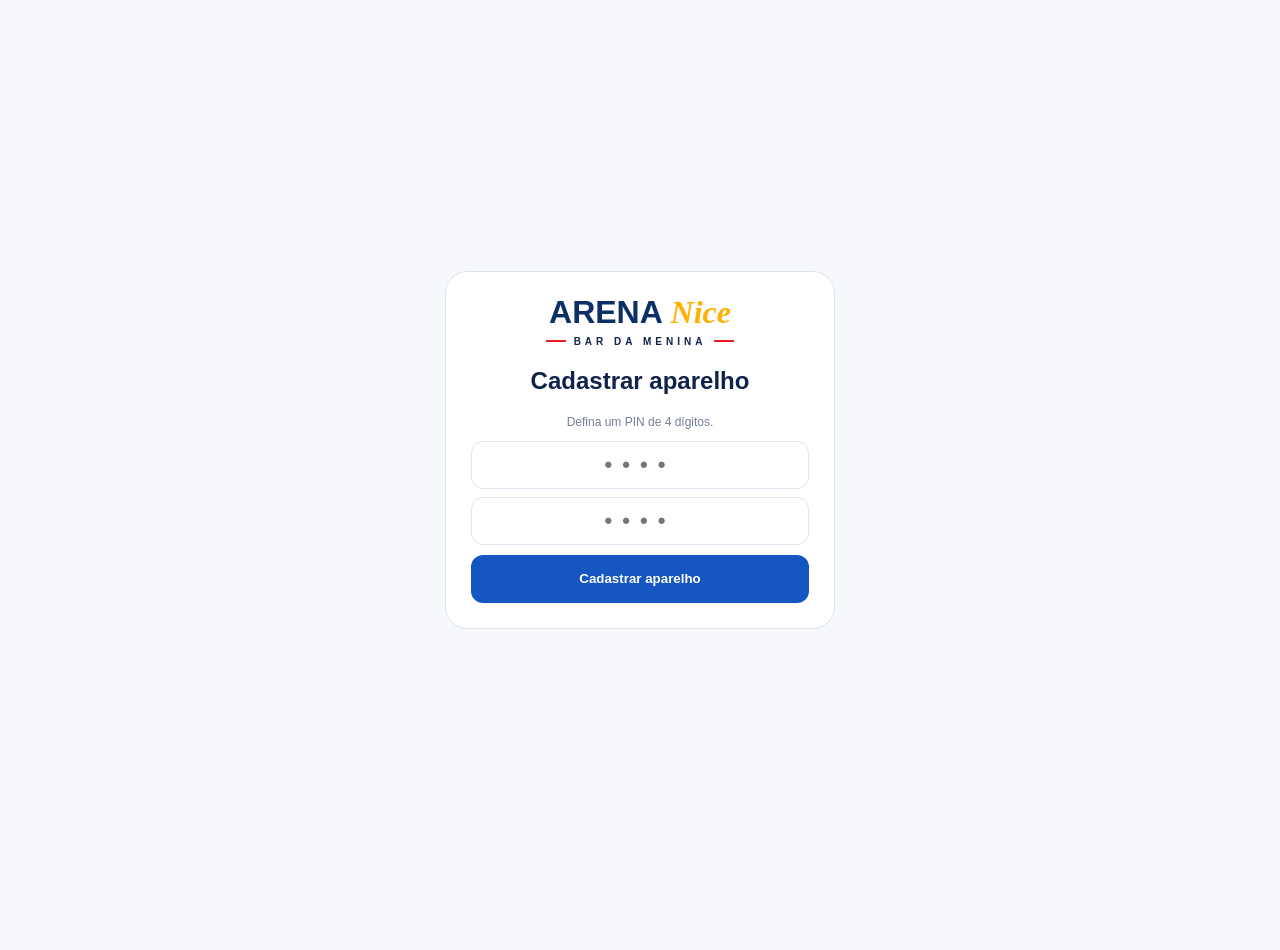
<file: arena-v4.html>
<!doctype html><html lang="pt-BR"><head><meta charset="utf-8"><meta name="viewport" content="width=device-width,initial-scale=1,maximum-scale=1,user-scalable=no,viewport-fit=cover"><meta name="theme-color" content="#fff"><meta name="apple-mobile-web-app-capable" content="yes"><meta name="apple-mobile-web-app-title" content="Arena Nice"><link rel="manifest" href="/manifest.webmanifest?v=5"><link rel="apple-touch-icon" href="/apple-touch-icon.png?v=5"><title>Arena Nice</title><style>
:root{--navy:#0D2F67;--royal:#1556C0;--yellow:#FFB000;--red:#E51B23;--green:#159447;--cyan:#0099cc;--ink:#10234A;--muted:#72809A;--bg:#F6F8FC;--line:#DDE5F0;--soft:#EEF4FF}*{box-sizing:border-box;-webkit-tap-highlight-color:transparent}html,body{margin:0;width:100%;max-width:100%;overflow-x:hidden;overscroll-behavior-x:none}body{background:var(--bg);color:var(--ink);font-family:-apple-system,BlinkMacSystemFont,"Segoe UI",sans-serif;touch-action:pan-y}.app{width:100%;max-width:540px;margin:auto;padding:calc(18px + env(safe-area-inset-top)) 18px calc(105px + env(safe-area-inset-bottom));overflow-x:hidden}.brand{text-align:center}.brand h1{margin:0;font-size:43px;line-height:.95;font-weight:900;color:var(--navy);text-transform:uppercase}.brand h1 i{font-family:Georgia,serif;color:var(--yellow);text-transform:none}.brand small{display:block;margin-top:8px;font-size:10px;letter-spacing:4px;font-weight:800}.brand small:before,.brand small:after{content:"";display:inline-block;width:20px;height:2px;background:var(--red);margin:0 8px 3px}.date{text-align:center;color:var(--muted);font-size:13px;margin:18px 0 28px;text-transform:capitalize}.page{display:none}.page.active{display:block}.title{text-align:center;color:var(--royal);font-size:25px;margin:0}.hint{text-align:center;color:var(--muted);font-size:12px;margin-top:4px}.new{width:100%;height:58px;border:0;border-radius:16px;background:var(--royal);color:#fff;font-weight:900;font-size:17px}.section{margin-top:25px}.sectionHead{display:flex;justify-content:space-between;align-items:flex-end;gap:10px;margin-bottom:10px}.sectionHead h2,.sub{margin:0;color:var(--royal);font-size:12px;font-weight:900;letter-spacing:.5px}.sectionHead span{color:var(--muted);font-size:10px}.summary{display:grid;grid-template-columns:1.35fr .65fr;gap:10px;margin:12px 0}.stat{min-width:0;min-height:110px;border:1px solid var(--line);border-radius:20px;background:#fff;padding:18px;box-shadow:0 8px 22px rgba(16,35,74,.05)}.stat.primaryStat{background:var(--royal);border-color:var(--royal)}.stat strong{display:block;font-size:27px;color:var(--royal);line-height:1}.stat span{display:block;margin-top:12px;font-size:10px;font-weight:900;color:var(--muted)}.stat.primaryStat strong,.stat.primaryStat span{color:#fff}.list{display:grid;gap:9px}.row{display:flex;align-items:center;gap:10px;width:100%;min-width:0;border:1px solid var(--line);border-radius:16px;background:#fff;padding:14px}.info{flex:1;min-width:0;font-weight:800}.info small{display:block;color:var(--muted);font-size:10px;margin-top:4px;font-weight:500}.price{font-weight:900;color:var(--royal);white-space:nowrap}.empty{padding:22px;text-align:center;color:var(--muted);background:#fff;border:1px dashed #C8D4E5;border-radius:16px}.cats{display:grid;grid-template-columns:repeat(3,minmax(0,1fr));gap:9px}.cat{height:86px;border:1px solid var(--line);border-radius:15px;background:#fff;font-size:10px;font-weight:800}.cat b{display:block;font-size:25px;margin-bottom:7px}.filter{width:100%;margin:18px 0 16px}.filter input{display:block;width:100%;max-width:100%;min-width:0;height:56px;border:1px solid var(--line);border-radius:16px;background:#fff;padding:0 14px;font-size:17px;color:var(--ink)}.paygrid{display:grid;grid-template-columns:1fr 1fr;gap:9px;margin-top:10px}.paycard{min-height:92px;border-radius:16px;padding:16px;border:1px solid}.paycard strong{display:block;font-size:20px}.paycard span{display:block;margin-top:10px;font-size:10px;font-weight:900}.pix{background:#EAF9FF;border-color:#9CDEF2;color:#007BA7}.debit{background:#EDF3FF;border-color:#B9CBFF;color:#1556C0}.credit{background:#FFF4C8;border-color:#F0C84F;color:#8A6400}.cash{background:#EAF8EF;border-color:#9DD8AF;color:#14773A}.bottom{position:fixed;z-index:30;bottom:0;left:50%;transform:translateX(-50%);width:100%;max-width:540px;display:grid;grid-template-columns:repeat(3,1fr);padding:8px 9px calc(8px + env(safe-area-inset-bottom));background:#fff;border-top:1px solid var(--line)}.nav{height:62px;border-radius:16px;display:flex;flex-direction:column;align-items:center;justify-content:center;color:#53627D;font-size:10px;font-weight:800}.nav b{font-size:21px}.nav.active{background:var(--soft);color:var(--royal)}dialog{width:min(500px,calc(100vw - 22px));max-width:calc(100vw - 22px);max-height:90vh;overflow:auto;border:1px solid var(--line);border-radius:22px;padding:18px;background:#fff;color:var(--ink)}dialog::backdrop{background:rgba(9,22,47,.4)}.top{display:flex;justify-content:space-between}.top h2{margin:0;color:var(--navy)}.x{width:40px;height:40px;border:0;border-radius:10px}.label{display:block;margin:13px 0 6px;color:var(--royal);font-size:10px;font-weight:900}input,select{width:100%;min-width:0;height:48px;border:1px solid var(--line);border-radius:12px;padding:0 12px;font-size:16px;background:#fff}.products{max-height:45vh;overflow:auto}.group{font-size:10px;font-weight:900;color:var(--royal);margin:15px 0 5px}.prod{display:flex;align-items:center;gap:8px;border-bottom:1px solid #EDF0F4;padding:10px 0}.prod>span{flex:1;min-width:0}.prod small{display:block;color:var(--muted)}.step{display:flex;align-items:center;gap:7px}.step button{width:36px;height:36px;border:0;border-radius:9px;background:var(--soft);color:var(--royal);font-size:20px}.step button:last-child{background:var(--royal);color:#fff}.total{font-size:22px;font-weight:900;margin:15px 0}.actions{display:flex;gap:8px;flex-wrap:wrap}.primary,.secondary,.danger{flex:1;min-width:100px;height:48px;border:0;border-radius:12px;font-weight:900}.primary{background:var(--royal);color:#fff}.secondary{background:#EEF2F7;color:var(--ink)}.danger{background:var(--red);color:#fff}.payChoices{display:grid;grid-template-columns:1fr 1fr;gap:8px}.payChoice{height:58px;border:1px solid var(--line);border-radius:12px;font-weight:900}.payChoice.selected{outline:3px solid rgba(21,86,192,.22)}.lock{position:fixed;inset:0;z-index:100;display:none;place-items:center;background:var(--bg);padding:22px}.lock.active{display:grid}.lockCard{width:min(100%,390px);background:#fff;border:1px solid var(--line);border-radius:22px;padding:25px;text-align:center}.pin{letter-spacing:10px;text-align:center;font-size:22px;font-weight:900}.status{font-size:10px;text-align:center;color:var(--muted);margin:8px 0}.manage{display:grid;grid-template-columns:minmax(0,1fr) 88px 40px;gap:7px;padding:8px 0}.manage input{font-size:12px;height:40px}.del{border:0;border-radius:9px;color:var(--red)}
</style></head><body>
<div id="lock" class="lock"><div class="lockCard"><div class="brand"><h1 style="font-size:32px">Arena <i>Nice</i></h1><small>BAR DA MENINA</small></div><h2>Cadastrar aparelho</h2><p style="color:var(--muted);font-size:12px">Defina um PIN de 4 dígitos.</p><input id="pin1" class="pin" inputmode="numeric" maxlength="4" placeholder="••••"><input id="pin2" class="pin" inputmode="numeric" maxlength="4" placeholder="••••" style="margin-top:8px"><button class="primary" style="width:100%;margin-top:10px" onclick="activateDevice()">Cadastrar aparelho</button></div></div>
<main class="app"><div class="brand"><h1>Arena <i>Nice</i></h1><small>BAR DA MENINA</small></div><div id="date" class="date"></div><div id="syncStatus" class="status"></div>
<section id="home" class="page active"><button class="new" onclick="newAccount()">＋ NOVA CONTA</button><section class="section"><div class="sectionHead"><h2>CONTAS ABERTAS</h2><span>Toque para lançar consumo</span></div><div class="summary"><div class="stat primaryStat"><strong id="openValue">R$ 0,00</strong><span>EM CONSUMO</span></div><div class="stat"><strong id="openCount">0</strong><span>ABERTAS</span></div></div><div id="openList" class="list"></div></section><section class="section"><div class="sectionHead"><h2>RESUMO DE HOJE</h2><span>Contas finalizadas</span></div><div class="summary"><div class="stat primaryStat"><strong id="todayTotal">R$ 0,00</strong><span>FATURAMENTO</span></div><div class="stat"><strong id="todayCount">0</strong><span>FECHADAS</span></div></div></section><section class="section"><div class="sectionHead"><h2>CARDÁPIO</h2><span>Editar produtos e preços</span></div><div id="cats" class="cats"></div></section></section>
<section id="report" class="page"><h2 class="title">Hoje</h2><div class="hint">Fechamento do dia</div><div class="filter"><input id="day" type="date" onchange="renderReport()"></div><div class="summary"><div class="stat primaryStat"><strong id="dayTotal">R$ 0,00</strong><span>FATURAMENTO</span></div><div class="stat"><strong id="dayCount">0</strong><span>CONTAS</span></div></div><div class="sub">FORMAS DE PAGAMENTO</div><div id="payReport" class="paygrid"></div><div class="sub" style="margin-top:24px">CLIENTES</div><div id="clientReport" class="list"></div><div class="sub" style="margin-top:24px">PRODUTOS VENDIDOS</div><div id="productReport" class="list"></div></section>
<section id="salesPage" class="page"><h2 class="title">Vendas</h2><div class="hint">Histórico mensal das contas finalizadas</div><div class="filter"><input id="month" type="month" onchange="renderMonth()"></div><div class="summary"><div class="stat primaryStat"><strong id="monthTotal">R$ 0,00</strong><span>FATURAMENTO DO MÊS</span></div><div class="stat"><strong id="monthCount">0</strong><span>CONTAS FECHADAS</span></div></div><div class="sub">FATURAMENTO POR DIA</div><div id="monthList" class="list"></div></section></main>
<nav class="bottom"><div class="nav active" onclick="go('home',this)"><b>⌂</b>Início</div><div class="nav" onclick="go('report',this)"><b>◷</b>Hoje</div><div class="nav" onclick="go('salesPage',this)"><b>▤</b>Vendas</div></nav>
<dialog id="account"><div class="top"><div><h2 id="accountTitle">Nova conta</h2><div class="hint" style="text-align:left">Abra pelo nome e lance o consumo aos poucos.</div></div><button class="x" onclick="account.close()">×</button></div><label class="label">CLIENTE</label><input id="customer" placeholder="Nome do cliente"><div id="products" class="products"></div><div id="accountTotal" class="total">Total: R$ 0,00</div><div id="paymentArea" style="display:none"><label class="label">FORMA DE PAGAMENTO</label><div class="payChoices"><button class="payChoice pix" data-pay="Pix" onclick="choosePay('Pix')">PIX</button><button class="payChoice debit" data-pay="Débito" onclick="choosePay('Débito')">DÉBITO</button><button class="payChoice credit" data-pay="Crédito" onclick="choosePay('Crédito')">CRÉDITO</button><button class="payChoice cash" data-pay="Dinheiro" onclick="choosePay('Dinheiro')">DINHEIRO</button></div></div><div class="actions" style="margin-top:14px"><button class="secondary" onclick="account.close()">Cancelar</button><button class="primary" id="saveBtn" onclick="saveOpen()">Abrir conta</button><button class="danger" id="closeBtn" onclick="closeAccount()" style="display:none">Fechar conta</button></div></dialog>
<dialog id="menu"><div class="top"><h2 id="menuTitle">Cardápio</h2><button class="x" onclick="menu.close()">×</button></div><div id="menuItems"></div><label class="label">NOVO PRODUTO</label><input id="newName" placeholder="Nome"><input id="newPrice" inputmode="decimal" placeholder="Preço" style="margin-top:7px"><button class="primary" style="width:100%;margin-top:8px" onclick="addProduct()">Adicionar</button></dialog>
<script>
const URL='https://yibtlwnxdflogthsnhkwt.supabase.co',KEY='sb_publishable_pBmN9oa19zwPdUJPf8hpMA_YDfjU-uf';const H={'apikey':KEY,'Content-Type':'application/json'};const C=[['cervejas','🍺','CERVEJAS'],['bebidas','🥤','BEBIDAS'],['drinks','🍸','DRINKS'],['comidas','🍽️','COMIDAS'],['couvert','🎵','COUVERT'],['outros','🧾','OUTROS']];const D=[['Heineken 600ml',15,'cervejas'],['Heineken Lata 350ml',10,'cervejas'],['Original Lata 350ml',9,'cervejas'],['Amstel Lata 269ml',8,'cervejas'],['Stella Pure Gold Longneck',11,'cervejas'],['Coca-Cola',7,'bebidas'],['Água',5,'bebidas'],['Suco',8,'bebidas'],['Para Tudo',18,'drinks'],['Campari',18,'drinks'],['Balena',18,'drinks'],['Martini',18,'drinks'],['Pinga',8,'drinks'],['Isca de tilápia',42,'comidas'],['Panceta',38,'comidas'],['Caldo pequeno',12,'comidas'],['Caldo grande',18,'comidas'],['Espetinho',12,'comidas'],['Skyny',6,'comidas'],['Trident',5,'comidas'],['Frango a passarinho',38,'comidas'],['Espeto no pão',16,'comidas'],['Porção de filé',45,'comidas'],['Cupim',45,'comidas'],['Carne de sol',45,'comidas'],['Hot dog gourmet',20,'comidas'],['Couvert músico',15,'couvert'],['Isqueiro',5,'outros'],['Cigarro',15,'outros']];let catalog=[],sales=[],qty={},edit=null,selectedPay='',cat='';const $=id=>document.getElementById(id),money=v=>Number(v||0).toLocaleString('pt-BR',{style:'currency',currency:'BRL'}),today=()=>new Intl.DateTimeFormat('en-CA',{timeZone:'America/Sao_Paulo'}).format(new Date()),payDb=v=>({Pix:'pix','Débito':'debit','Crédito':'credit',Dinheiro:'cash'}[v]||null),payUi=v=>({pix:'Pix',debit:'Débito',credit:'Crédito',cash:'Dinheiro'}[v]||''),esc=s=>String(s||'').replace(/</g,'&lt;').replace(/"/g,'&quot;');
async function req(path,opt={}){const r=await fetch(URL+'/rest/v1/'+path,{...opt,headers:{...H,...(opt.headers||{})}});if(!r.ok)throw new Error(await r.text());const t=await r.text();return t?JSON.parse(t):null}function setStatus(t){$('syncStatus').textContent=t||''}
async function migrateLocal(){try{const local=JSON.parse(localStorage.getItem('arena-sales')||'[]');for(const s of local){if(!s._supabase_id)s._supabase_id=crypto.randomUUID();const st=s.status||'closed';await req('tabs?on_conflict=id',{method:'POST',headers:{Prefer:'resolution=merge-duplicates'},body:JSON.stringify({id:s._supabase_id,customer_name:s.name||'Cliente',status:st,payment_method:payDb(s.payment),opened_at:(s.createdAt||today())+'T12:00:00-03:00',closed_at:st==='closed'?(s.createdAt||today())+'T12:00:00-03:00':null})});await req('tab_items?tab_id=eq.'+s._supabase_id,{method:'DELETE'});const its=(s.items||[]).filter(i=>i.qty>0).map(i=>({tab_id:s._supabase_id,product_name:i.name,unit_price:Number(i.price||0),quantity:Number(i.qty||0)}));if(its.length)await req('tab_items',{method:'POST',body:JSON.stringify(its)})}localStorage.setItem('arena-sales',JSON.stringify(local))}catch(e){console.warn(e)}}
async function loadAll(){setStatus('Sincronizando…');try{let p=await req('products?select=id,name,category,price,active&order=created_at.asc');if(!p.length){const local=JSON.parse(localStorage.getItem('arena-catalog')||'[]');const seed=(local.length?local:D.map(x=>({name:x[0],price:x[1],cat:x[2]}))).map(x=>({name:x.name,price:Number(x.price),category:x.cat||'outros',active:true}));await req('products',{method:'POST',body:JSON.stringify(seed)});p=await req('products?select=id,name,category,price,active&order=created_at.asc')}catalog=p.filter(x=>x.active).map(x=>({id:x.id,name:x.name,price:Number(x.price),cat:x.category}));const tabs=await req('tabs?select=id,customer_name,status,payment_method,opened_at,closed_at&order=opened_at.desc'),items=await req('tab_items?select=tab_id,product_name,unit_price,quantity');const by={};items.forEach(i=>(by[i.tab_id]??=[]).push({name:i.product_name,price:Number(i.unit_price),qty:Number(i.quantity)}));sales=tabs.map(t=>({id:t.id,name:t.customer_name,status:t.status,payment:payUi(t.payment_method),createdAt:String(t.opened_at).slice(0,10),items:by[t.id]||[],total:(by[t.id]||[]).reduce((a,i)=>a+i.price*i.qty,0)}));localStorage.setItem('arena-sales',JSON.stringify(sales));localStorage.setItem('arena-catalog',JSON.stringify(catalog));setStatus('Dados sincronizados');renderAll();setTimeout(()=>setStatus(''),1500)}catch(e){setStatus('Sem conexão — usando dados locais');sales=JSON.parse(localStorage.getItem('arena-sales')||'[]');catalog=JSON.parse(localStorage.getItem('arena-catalog')||'[]');renderAll()}}
async function saveSale(s){await req('tabs?on_conflict=id',{method:'POST',headers:{Prefer:'resolution=merge-duplicates'},body:JSON.stringify({id:s.id,customer_name:s.name,status:s.status,payment_method:payDb(s.payment),opened_at:s.createdAt+'T12:00:00-03:00',closed_at:s.status==='closed'?s.createdAt+'T12:00:00-03:00':null})});await req('tab_items?tab_id=eq.'+s.id,{method:'DELETE'});const its=(s.items||[]).map(i=>({tab_id:s.id,product_name:i.name,unit_price:i.price,quantity:i.qty}));if(its.length)await req('tab_items',{method:'POST',body:JSON.stringify(its)});await loadAll()}
function activateDevice(){let a=$('pin1').value,b=$('pin2').value;if(!/^\d{4}$/.test(a)||a!==b)return alert('Confira o PIN.');localStorage.setItem('arena-device-pin',a);$('lock').classList.remove('active')}if(!localStorage.getItem('arena-device-pin'))$('lock').classList.add('active');$('date').textContent=new Date().toLocaleDateString('pt-BR',{weekday:'long',day:'2-digit',month:'long'});$('day').value=today();$('month').value=today().slice(0,7);
function go(id,n){document.querySelectorAll('.page').forEach(x=>x.classList.remove('active'));$(id).classList.add('active');document.querySelectorAll('.nav').forEach(x=>x.classList.remove('active'));n.classList.add('active');if(id==='report')renderReport();if(id==='salesPage')renderMonth();scrollTo(0,0)}function renderCats(){$('cats').innerHTML=C.map(c=>`<button class="cat" onclick="openMenu('${c[0]}')"><b>${c[1]}</b>${c[2]}</button>`).join('')}function newAccount(){edit=null;qty={};selectedPay='';$('customer').value='';$('accountTitle').textContent='Nova conta';$('paymentArea').style.display='none';$('saveBtn').textContent='Abrir conta';$('closeBtn').style.display='none';renderProducts();account.showModal()}function openAccount(id){edit=sales.find(x=>x.id===id);qty={};selectedPay=edit.payment||'';$('customer').value=edit.name;$('accountTitle').textContent='Conta de '+edit.name;(edit.items||[]).forEach(a=>{let i=catalog.findIndex(p=>p.name===a.name);if(i>=0)qty[i]=a.qty});$('paymentArea').style.display='block';$('saveBtn').textContent=edit.status==='closed'?'Salvar correção':'Salvar';$('closeBtn').style.display=edit.status==='closed'?'none':'block';renderProducts();choosePay(selectedPay);account.showModal()}function renderProducts(){$('products').innerHTML=C.map(c=>{let a=catalog.map((p,i)=>({p,i})).filter(x=>x.p.cat===c[0]);return a.length?`<div class="group">${c[1]} ${c[2]}</div>`+a.map(x=>`<div class="prod"><span>${esc(x.p.name)}<small>${money(x.p.price)}</small></span><div class="step"><button onclick="chg(${x.i},-1)">−</button><b>${qty[x.i]||0}</b><button onclick="chg(${x.i},1)">+</button></div></div>`).join(''):''}).join('');calc()}function chg(i,d){qty[i]=Math.max(0,(qty[i]||0)+d);renderProducts()}function calc(){let t=0;catalog.forEach((p,i)=>t+=(qty[i]||0)*p.price);$('accountTotal').textContent='Total: '+money(t);return t}function choosePay(p){selectedPay=p||'';document.querySelectorAll('.payChoice').forEach(b=>b.classList.toggle('selected',b.dataset.pay===selectedPay))}function buildSale(status){let name=$('customer').value.trim();if(!name)throw Error('Informe o nome do cliente.');let items=catalog.map((p,i)=>({name:p.name,price:p.price,qty:qty[i]||0})).filter(i=>i.qty>0);return{id:edit?.id||crypto.randomUUID(),name,status,payment:selectedPay,createdAt:edit?.createdAt||today(),items,total:items.reduce((a,i)=>a+i.price*i.qty,0)}}async function saveOpen(){try{let status=edit?.status||'open',s=buildSale(status);if(status==='closed'&&!selectedPay)throw Error('Escolha a forma de pagamento.');await saveSale(s);account.close()}catch(e){alert(e.message)}}async function closeAccount(){try{if(!selectedPay)throw Error('Escolha a forma de pagamento.');let s=buildSale('closed');if(!s.items.length)throw Error('Adicione ao menos um produto.');await saveSale(s);account.close()}catch(e){alert(e.message)}}
function renderHome(){let d=today(),open=sales.filter(s=>s.status==='open'),closed=sales.filter(s=>s.status==='closed'&&s.createdAt===d);$('openValue').textContent=money(open.reduce((a,s)=>a+s.total,0));$('openCount').textContent=open.length;$('todayTotal').textContent=money(closed.reduce((a,s)=>a+s.total,0));$('todayCount').textContent=closed.length;$('openList').innerHTML=open.length?open.map(s=>`<div class="row" onclick="openAccount('${s.id}')"><div class="info">${esc(s.name)}<small>${s.items.reduce((a,i)=>a+i.qty,0)} itens</small></div><div class="price">${money(s.total)}</div></div>`).join(''):'<div class="empty">Nenhuma conta aberta.</div>'}function renderReport(){let d=$('day').value||today(),a=sales.filter(s=>s.status==='closed'&&s.createdAt===d);$('dayTotal').textContent=money(a.reduce((t,s)=>t+s.total,0));$('dayCount').textContent=a.length;let p={Pix:0,'Débito':0,'Crédito':0,Dinheiro:0};a.forEach(s=>{if(p[s.payment]!=null)p[s.payment]+=s.total});$('payReport').innerHTML=`<div class="paycard pix"><strong>${money(p.Pix)}</strong><span>PIX</span></div><div class="paycard debit"><strong>${money(p['Débito'])}</strong><span>DÉBITO</span></div><div class="paycard credit"><strong>${money(p['Crédito'])}</strong><span>CRÉDITO</span></div><div class="paycard cash"><strong>${money(p.Dinheiro)}</strong><span>DINHEIRO</span></div>`;$('clientReport').innerHTML=a.length?a.map(s=>`<div class="row" onclick="openAccount('${s.id}')"><div class="info">${esc(s.name)}<small>${s.items.reduce((x,i)=>x+i.qty,0)} itens · ${esc(s.payment)}</small></div><div class="price">${money(s.total)}</div></div>`).join(''):'<div class="empty">Nenhuma venda fechada.</div>';let pr={};a.forEach(s=>s.items.forEach(i=>{pr[i.name]??={q:0,t:0};pr[i.name].q+=i.qty;pr[i.name].t+=i.qty*i.price}));$('productReport').innerHTML=Object.entries(pr).length?Object.entries(pr).map(([n,v])=>`<div class="row"><div class="info">${esc(n)}<small>${v.q} unidades</small></div><div class="price">${money(v.t)}</div></div>`).join(''):'<div class="empty">Nenhum produto vendido.</div>'}function renderMonth(){let m=$('month').value||today().slice(0,7),a=sales.filter(s=>s.status==='closed'&&s.createdAt.startsWith(m));$('monthTotal').textContent=money(a.reduce((t,s)=>t+s.total,0));$('monthCount').textContent=a.length;let g={};a.forEach(s=>(g[s.createdAt]??=[]).push(s));$('monthList').innerHTML=Object.keys(g).length?Object.keys(g).sort().reverse().map(d=>`<div class="row" onclick="$('day').value='${d}';go('report',document.querySelectorAll('.nav')[1])"><div class="info">${new Date(d+'T12:00:00').toLocaleDateString('pt-BR',{weekday:'short',day:'2-digit',month:'short'})}<small>${g[d].length} contas fechadas</small></div><div class="price">${money(g[d].reduce((t,s)=>t+s.total,0))}</div></div>`).join(''):'<div class="empty">Nenhuma venda fechada neste mês.</div>'}function renderAll(){renderCats();renderHome();renderReport();renderMonth()}
function openMenu(c){cat=c;$('menuTitle').textContent=C.find(x=>x[0]===c)?.[2]||'Cardápio';renderMenu();menu.showModal()}function renderMenu(){let a=catalog.filter(p=>p.cat===cat);$('menuItems').innerHTML=a.map(p=>`<div class="manage"><input value="${esc(p.name)}" onchange="editProduct('${p.id}','name',this.value)"><input value="${p.price.toFixed(2).replace('.',',')}" onchange="editProduct('${p.id}','price',this.value)"><button class="del" onclick="deleteProduct('${p.id}')">🗑</button></div>`).join('')}async function editProduct(id,f,v){let body=f==='price'?{price:Number(String(v).replace(',','.'))}:{name:v.trim()};await req('products?id=eq.'+id,{method:'PATCH',body:JSON.stringify(body)});await loadAll();renderMenu()}async function deleteProduct(id){await req('products?id=eq.'+id,{method:'PATCH',body:JSON.stringify({active:false})});await loadAll();renderMenu()}async function addProduct(){let n=$('newName').value.trim(),p=Number($('newPrice').value.replace(',','.'));if(!n||!Number.isFinite(p))return alert('Confira nome e preço.');await req('products',{method:'POST',body:JSON.stringify({name:n,price:p,category:cat,active:true})});$('newName').value='';$('newPrice').value='';await loadAll();renderMenu()}
(async()=>{await migrateLocal();await loadAll();setInterval(loadAll,12000)})();if('serviceWorker'in navigator)navigator.serviceWorker.register('/sw.js').then(r=>r.update());
</script></body></html>
</file>
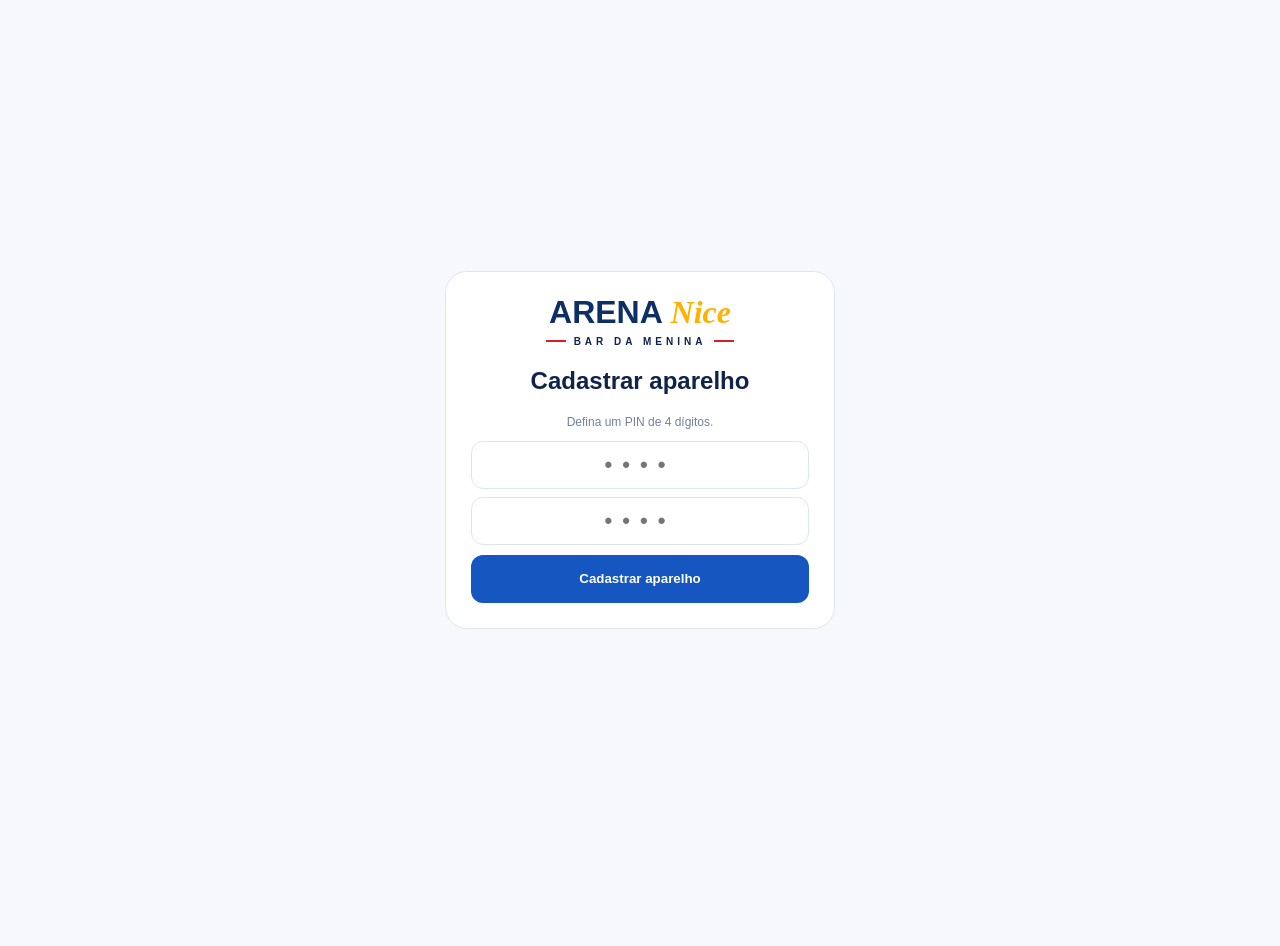
<file: arena-v5.html>
<!doctype html><html lang="pt-BR"><head><meta charset="utf-8"><meta name="viewport" content="width=device-width,initial-scale=1,maximum-scale=1,user-scalable=no,viewport-fit=cover"><meta name="theme-color" content="#fff"><meta name="apple-mobile-web-app-capable" content="yes"><meta name="apple-mobile-web-app-title" content="Arena Nice"><link rel="manifest" href="/manifest.webmanifest?v=6"><link rel="apple-touch-icon" href="/apple-touch-icon.png?v=6"><title>Arena Nice</title><style>
:root{--navy:#0D2F67;--royal:#1556C0;--yellow:#FFB000;--red:#E51B23;--green:#159447;--cyan:#0099cc;--ink:#10234A;--muted:#72809A;--bg:#F6F8FC;--line:#DDE5F0;--soft:#EEF4FF}*{box-sizing:border-box;-webkit-tap-highlight-color:transparent}html,body{margin:0;width:100%;max-width:100%;overflow-x:hidden}body{background:var(--bg);color:var(--ink);font-family:-apple-system,BlinkMacSystemFont,"Segoe UI",sans-serif;touch-action:pan-y}.app{width:100%;max-width:540px;margin:auto;padding:calc(18px + env(safe-area-inset-top)) 18px calc(105px + env(safe-area-inset-bottom));overflow-x:hidden}.brand{text-align:center}.brand h1{margin:0;font-size:43px;line-height:.95;font-weight:900;color:var(--navy);text-transform:uppercase}.brand h1 i{font-family:Georgia,serif;color:var(--yellow);text-transform:none}.brand small{display:block;margin-top:8px;font-size:10px;letter-spacing:4px;font-weight:800}.brand small:before,.brand small:after{content:"";display:inline-block;width:20px;height:2px;background:var(--red);margin:0 8px 3px}.date{text-align:center;color:var(--muted);font-size:13px;margin:18px 0 18px;text-transform:capitalize}.status{font-size:10px;text-align:center;color:var(--muted);margin:4px 0 14px}.page{display:none}.page.active{display:block}.title{text-align:center;color:var(--royal);font-size:25px;margin:0}.hint{text-align:center;color:var(--muted);font-size:12px;margin-top:4px}.new{width:100%;height:58px;border:0;border-radius:16px;background:var(--royal);color:#fff;font-weight:900;font-size:17px}.section{margin-top:25px}.sectionHead{display:flex;justify-content:space-between;align-items:flex-end;gap:10px;margin-bottom:10px}.sectionHead h2,.sub{margin:0;color:var(--royal);font-size:12px;font-weight:900;letter-spacing:.5px}.sectionHead span{color:var(--muted);font-size:10px}.summary{display:grid;grid-template-columns:1.35fr .65fr;gap:10px;margin:12px 0}.stat{min-width:0;min-height:110px;border:1px solid var(--line);border-radius:20px;background:#fff;padding:18px;box-shadow:0 8px 22px rgba(16,35,74,.05)}.stat.primaryStat{background:var(--royal);border-color:var(--royal)}.stat strong{display:block;font-size:27px;color:var(--royal);line-height:1}.stat span{display:block;margin-top:12px;font-size:10px;font-weight:900;color:var(--muted)}.stat.primaryStat strong,.stat.primaryStat span{color:#fff}.list{display:grid;gap:9px}.row{display:flex;align-items:center;gap:10px;width:100%;min-width:0;border:1px solid var(--line);border-radius:16px;background:#fff;padding:14px}.info{flex:1;min-width:0;font-weight:800}.info small{display:block;color:var(--muted);font-size:10px;margin-top:4px;font-weight:500}.price{font-weight:900;color:var(--royal);white-space:nowrap}.empty{padding:22px;text-align:center;color:var(--muted);background:#fff;border:1px dashed #C8D4E5;border-radius:16px}.cats{display:grid;grid-template-columns:repeat(3,minmax(0,1fr));gap:9px}.cat{height:86px;border:1px solid var(--line);border-radius:15px;background:#fff;font-size:10px;font-weight:800}.cat b{display:block;font-size:25px;margin-bottom:7px}.filter{width:100%;margin:18px 0 16px}.filter input{display:block;width:100%;max-width:100%;height:56px;border:1px solid var(--line);border-radius:16px;background:#fff;padding:0 14px;font-size:17px;color:var(--ink)}.paygrid{display:grid;grid-template-columns:1fr 1fr;gap:9px;margin-top:10px}.paycard{min-height:92px;border-radius:16px;padding:16px;border:1px solid}.paycard strong{display:block;font-size:20px}.paycard span{display:block;margin-top:10px;font-size:10px;font-weight:900}.pix{background:#EAF9FF;border-color:#9CDEF2;color:#007BA7}.debit{background:#EDF3FF;border-color:#B9CBFF;color:#1556C0}.credit{background:#FFF4C8;border-color:#F0C84F;color:#8A6400}.cash{background:#EAF8EF;border-color:#9DD8AF;color:#14773A}.bottom{position:fixed;z-index:30;bottom:0;left:50%;transform:translateX(-50%);width:100%;max-width:540px;display:grid;grid-template-columns:repeat(3,1fr);padding:8px 9px calc(8px + env(safe-area-inset-bottom));background:#fff;border-top:1px solid var(--line)}.nav{height:62px;border-radius:16px;display:flex;flex-direction:column;align-items:center;justify-content:center;color:#53627D;font-size:10px;font-weight:800}.nav b{font-size:21px}.nav.active{background:var(--soft);color:var(--royal)}dialog{width:min(500px,calc(100vw - 22px));max-width:calc(100vw - 22px);max-height:90vh;overflow:auto;border:1px solid var(--line);border-radius:22px;padding:18px;background:#fff;color:var(--ink)}dialog::backdrop{background:rgba(9,22,47,.4)}.top{display:flex;justify-content:space-between}.top h2{margin:0;color:var(--navy)}.x{width:40px;height:40px;border:0;border-radius:10px}.label{display:block;margin:13px 0 6px;color:var(--royal);font-size:10px;font-weight:900}input,select{width:100%;height:48px;border:1px solid var(--line);border-radius:12px;padding:0 12px;font-size:16px;background:#fff}.products{max-height:45vh;overflow:auto}.group{font-size:10px;font-weight:900;color:var(--royal);margin:15px 0 5px}.prod{display:flex;align-items:center;gap:8px;border-bottom:1px solid #EDF0F4;padding:10px 0}.prod>span{flex:1;min-width:0}.prod small{display:block;color:var(--muted)}.step{display:flex;align-items:center;gap:7px}.step button{width:36px;height:36px;border:0;border-radius:9px;background:var(--soft);color:var(--royal);font-size:20px}.step button:last-child{background:var(--royal);color:#fff}.total{font-size:22px;font-weight:900;margin:15px 0}.actions{display:flex;gap:8px;flex-wrap:wrap}.primary,.secondary,.danger{flex:1;min-width:100px;height:48px;border:0;border-radius:12px;font-weight:900}.primary{background:var(--royal);color:#fff}.secondary{background:#EEF2F7;color:var(--ink)}.danger{background:var(--red);color:#fff}.payChoices{display:grid;grid-template-columns:1fr 1fr;gap:8px}.payChoice{height:58px;border:1px solid var(--line);border-radius:12px;font-weight:900}.payChoice.selected{outline:3px solid rgba(21,86,192,.22)}.lock{position:fixed;inset:0;z-index:100;display:none;place-items:center;background:var(--bg);padding:22px}.lock.active{display:grid}.lockCard{width:min(100%,390px);background:#fff;border:1px solid var(--line);border-radius:22px;padding:25px;text-align:center}.pin{letter-spacing:10px;text-align:center;font-size:22px;font-weight:900}.manage{display:grid;grid-template-columns:minmax(0,1fr) 88px 40px;gap:7px;padding:8px 0}.manage input{font-size:12px;height:40px}.del{border:0;border-radius:9px;color:var(--red)}
</style></head><body>
<div id="lock" class="lock"><div class="lockCard"><div class="brand"><h1 style="font-size:32px">Arena <i>Nice</i></h1><small>BAR DA MENINA</small></div><h2>Cadastrar aparelho</h2><p style="color:var(--muted);font-size:12px">Defina um PIN de 4 dígitos.</p><input id="pin1" class="pin" inputmode="numeric" maxlength="4" placeholder="••••"><input id="pin2" class="pin" inputmode="numeric" maxlength="4" placeholder="••••" style="margin-top:8px"><button class="primary" style="width:100%;margin-top:10px" onclick="activateDevice()">Cadastrar aparelho</button></div></div>
<main class="app"><div class="brand"><h1>Arena <i>Nice</i></h1><small>BAR DA MENINA</small></div><div id="date" class="date"></div><div id="syncStatus" class="status"></div>
<section id="home" class="page active"><button class="new" onclick="newAccount()">＋ NOVA CONTA</button><section class="section"><div class="sectionHead"><h2>CONTAS ABERTAS</h2><span>Toque para lançar consumo</span></div><div class="summary"><div class="stat primaryStat"><strong id="openValue">R$ 0,00</strong><span>EM CONSUMO</span></div><div class="stat"><strong id="openCount">0</strong><span>ABERTAS</span></div></div><div id="openList" class="list"></div></section><section class="section"><div class="sectionHead"><h2>RESUMO DE HOJE</h2><span>Contas finalizadas</span></div><div class="summary"><div class="stat primaryStat"><strong id="todayTotal">R$ 0,00</strong><span>FATURAMENTO</span></div><div class="stat"><strong id="todayCount">0</strong><span>FECHADAS</span></div></div></section><section class="section"><div class="sectionHead"><h2>CARDÁPIO</h2><span>Editar produtos e preços</span></div><div id="cats" class="cats"></div></section></section>
<section id="report" class="page"><h2 class="title">Hoje</h2><div class="hint">Fechamento do dia</div><div class="filter"><input id="day" type="date" onchange="renderReport()"></div><div class="summary"><div class="stat primaryStat"><strong id="dayTotal">R$ 0,00</strong><span>FATURAMENTO</span></div><div class="stat"><strong id="dayCount">0</strong><span>CONTAS</span></div></div><div class="sub">FORMAS DE PAGAMENTO</div><div id="payReport" class="paygrid"></div><div class="sub" style="margin-top:24px">CLIENTES</div><div id="clientReport" class="list"></div><div class="sub" style="margin-top:24px">PRODUTOS VENDIDOS</div><div id="productReport" class="list"></div></section>
<section id="salesPage" class="page"><h2 class="title">Vendas</h2><div class="hint">Histórico mensal das contas finalizadas</div><div class="filter"><input id="month" type="month" onchange="renderMonth()"></div><div class="summary"><div class="stat primaryStat"><strong id="monthTotal">R$ 0,00</strong><span>FATURAMENTO DO MÊS</span></div><div class="stat"><strong id="monthCount">0</strong><span>CONTAS FECHADAS</span></div></div><div class="sub">FATURAMENTO POR DIA</div><div id="monthList" class="list"></div></section></main>
<nav class="bottom"><div class="nav active" onclick="go('home',this)"><b>⌂</b>Início</div><div class="nav" onclick="go('report',this)"><b>◷</b>Hoje</div><div class="nav" onclick="go('salesPage',this)"><b>▤</b>Vendas</div></nav>
<dialog id="account"><div class="top"><div><h2 id="accountTitle">Nova conta</h2><div class="hint" style="text-align:left">Abra pelo nome e lance o consumo aos poucos.</div></div><button class="x" onclick="account.close()">×</button></div><label class="label">CLIENTE</label><input id="customer" placeholder="Nome do cliente"><div id="products" class="products"></div><div id="accountTotal" class="total">Total: R$ 0,00</div><div id="paymentArea" style="display:none"><label class="label">FORMA DE PAGAMENTO</label><div class="payChoices"><button class="payChoice pix" data-pay="Pix" onclick="choosePay('Pix')">PIX</button><button class="payChoice debit" data-pay="Débito" onclick="choosePay('Débito')">DÉBITO</button><button class="payChoice credit" data-pay="Crédito" onclick="choosePay('Crédito')">CRÉDITO</button><button class="payChoice cash" data-pay="Dinheiro" onclick="choosePay('Dinheiro')">DINHEIRO</button></div></div><div class="actions" style="margin-top:14px"><button class="secondary" onclick="account.close()">Cancelar</button><button class="primary" id="saveBtn" onclick="saveOpen()">Abrir conta</button><button class="danger" id="closeBtn" onclick="closeAccount()" style="display:none">Fechar conta</button></div></dialog>
<dialog id="menu"><div class="top"><h2 id="menuTitle">Cardápio</h2><button class="x" onclick="menu.close()">×</button></div><div id="menuItems"></div><label class="label">NOVO PRODUTO</label><input id="newName" placeholder="Nome"><input id="newPrice" inputmode="decimal" placeholder="Preço" style="margin-top:7px"><button class="primary" style="width:100%;margin-top:8px" onclick="addProduct()">Adicionar</button></dialog>
<script>
const URL='https://yibtlwnxdflogthsnhkwt.supabase.co',KEY='sb_publishable_pBmN9oa19zwPdUJPf8hpMA_YDfjU-uf',H={'apikey':KEY,'Content-Type':'application/json'};
const C=[['cervejas','🍺','CERVEJAS'],['bebidas','🥤','BEBIDAS'],['drinks','🍸','DRINKS'],['comidas','🍽️','COMIDAS'],['couvert','🎵','COUVERT'],['outros','🧾','OUTROS']];const D=[['Heineken 600ml',15,'cervejas'],['Heineken Lata 350ml',10,'cervejas'],['Original Lata 350ml',9,'cervejas'],['Amstel Lata 269ml',8,'cervejas'],['Stella Pure Gold Longneck',11,'cervejas'],['Coca-Cola',7,'bebidas'],['Água',5,'bebidas'],['Suco',8,'bebidas'],['Para Tudo',18,'drinks'],['Campari',18,'drinks'],['Balena',18,'drinks'],['Martini',18,'drinks'],['Pinga',8,'drinks'],['Isca de tilápia',42,'comidas'],['Panceta',38,'comidas'],['Caldo pequeno',12,'comidas'],['Caldo grande',18,'comidas'],['Espetinho',12,'comidas'],['Skyny',6,'comidas'],['Trident',5,'comidas'],['Frango a passarinho',38,'comidas'],['Espeto no pão',16,'comidas'],['Porção de filé',45,'comidas'],['Cupim',45,'comidas'],['Carne de sol',45,'comidas'],['Hot dog gourmet',20,'comidas'],['Couvert músico',15,'couvert'],['Isqueiro',5,'outros'],['Cigarro',15,'outros']];
let sales=[],catalog=[],qty={},edit=null,selectedPay='',cat='',syncing=false;const $=id=>document.getElementById(id),money=v=>Number(v||0).toLocaleString('pt-BR',{style:'currency',currency:'BRL'}),today=()=>new Intl.DateTimeFormat('en-CA',{timeZone:'America/Sao_Paulo'}).format(new Date()),esc=s=>String(s||'').replace(/</g,'&lt;').replace(/"/g,'&quot;'),payDb=v=>({Pix:'pix','Débito':'debit','Crédito':'credit',Dinheiro:'cash'}[v]||null),payUi=v=>({pix:'Pix',debit:'Débito',credit:'Crédito',cash:'Dinheiro'}[v]||'');
function normSale(s){const id=s.id||s._supabase_id||crypto.randomUUID(),items=(s.items||[]).map(i=>({name:i.name,price:Number(i.price||0),qty:Number(i.qty||0)})).filter(i=>i.qty>0);return{...s,id,_supabase_id:id,name:s.name||'Cliente',status:s.status||'closed',payment:s.payment||'',createdAt:s.createdAt||today(),items,total:items.reduce((a,i)=>a+i.price*i.qty,0),_dirty:s._dirty??false}}
function loadLocal(){sales=(JSON.parse(localStorage.getItem('arena-sales')||'[]')||[]).map(normSale);let raw=JSON.parse(localStorage.getItem('arena-catalog')||'[]')||[];catalog=(raw.length?raw:D.map(x=>({name:x[0],price:x[1],cat:x[2]}))).map(p=>({id:p.id||p._supabase_id||crypto.randomUUID(),name:p.name,price:Number(p.price||0),cat:p.cat||p.category||'outros',active:p.active!==false,_dirty:p._dirty??false}));if(!localStorage.getItem('arena-v5-migrated')){sales=sales.map(s=>({...s,_dirty:true}));catalog=catalog.map(p=>({...p,_dirty:true}));localStorage.setItem('arena-v5-migrated','1')}saveLocal(false)}
function saveLocal(render=true){localStorage.setItem('arena-sales',JSON.stringify(sales));localStorage.setItem('arena-catalog',JSON.stringify(catalog));localStorage.setItem('arena-sales-backup',JSON.stringify(sales));if(render)renderAll()}
function setStatus(t){$('syncStatus').textContent=t||''}
async function req(path,opt={}){const r=await fetch(URL+'/rest/v1/'+path,{...opt,headers:{...H,...(opt.headers||{})}});if(!r.ok)throw new Error(await r.text());const t=await r.text();return t?JSON.parse(t):null}
async function pushSale(s){await req('tabs?on_conflict=id',{method:'POST',headers:{Prefer:'resolution=merge-duplicates,return=minimal'},body:JSON.stringify({id:s.id,customer_name:s.name,status:s.status,payment_method:payDb(s.payment),opened_at:s.createdAt+'T12:00:00-03:00',closed_at:s.status==='closed'?s.createdAt+'T12:00:00-03:00':null})});await req('tab_items?tab_id=eq.'+s.id,{method:'DELETE'});const its=s.items.map(i=>({tab_id:s.id,product_name:i.name,unit_price:i.price,quantity:i.qty}));if(its.length)await req('tab_items',{method:'POST',body:JSON.stringify(its)})}
async function pushProduct(p){await req('products?on_conflict=id',{method:'POST',headers:{Prefer:'resolution=merge-duplicates,return=minimal'},body:JSON.stringify({id:p.id,name:p.name,category:p.cat,price:p.price,active:p.active!==false})})}
async function pullRemote(){const tabs=await req('tabs?select=id,customer_name,status,payment_method,opened_at,closed_at&order=opened_at.desc'),items=await req('tab_items?select=tab_id,product_name,unit_price,quantity'),products=await req('products?select=id,name,category,price,active&order=created_at.asc');const by={};items.forEach(i=>(by[i.tab_id]??=[]).push({name:i.product_name,price:Number(i.unit_price),qty:Number(i.quantity)}));const remoteSales=tabs.map(t=>normSale({id:t.id,name:t.customer_name,status:t.status,payment:payUi(t.payment_method),createdAt:String(t.opened_at).slice(0,10),items:by[t.id]||[],_dirty:false}));const lm=new Map(sales.map(s=>[s.id,s]));remoteSales.forEach(r=>{const l=lm.get(r.id);if(!l||!l._dirty)lm.set(r.id,r)});sales=[...lm.values()];const pm=new Map(catalog.map(p=>[p.id,p]));products.forEach(r=>{const l=pm.get(r.id);if(!l||!l._dirty)pm.set(r.id,{id:r.id,name:r.name,price:Number(r.price),cat:r.category||'outros',active:r.active!==false,_dirty:false})});catalog=[...pm.values()]}
async function syncNow(){if(syncing)return;syncing=true;setStatus('Sincronizando…');try{for(const p of catalog.filter(x=>x._dirty)){await pushProduct(p);p._dirty=false}for(const s of sales.filter(x=>x._dirty)){await pushSale(s);s._dirty=false}await pullRemote();saveLocal();setStatus('Sincronizado');setTimeout(()=>setStatus(''),1600)}catch(e){console.warn('sync',e);saveLocal();setStatus('Salvo neste aparelho • sincronização pendente')}finally{syncing=false}}
function queueSync(){setStatus('Salvo neste aparelho');setTimeout(syncNow,200)}
function activateDevice(){let a=$('pin1').value,b=$('pin2').value;if(!/^\d{4}$/.test(a)||a!==b)return alert('Confira o PIN.');localStorage.setItem('arena-device-pin',a);$('lock').classList.remove('active')}if(!localStorage.getItem('arena-device-pin'))$('lock').classList.add('active');$('date').textContent=new Date().toLocaleDateString('pt-BR',{weekday:'long',day:'2-digit',month:'long'});$('day').value=today();$('month').value=today().slice(0,7);
function go(id,n){document.querySelectorAll('.page').forEach(x=>x.classList.remove('active'));$(id).classList.add('active');document.querySelectorAll('.nav').forEach(x=>x.classList.remove('active'));n.classList.add('active');if(id==='report')renderReport();if(id==='salesPage')renderMonth();scrollTo(0,0)}function renderCats(){$('cats').innerHTML=C.map(c=>`<button class="cat" onclick="openMenu('${c[0]}')"><b>${c[1]}</b>${c[2]}</button>`).join('')}
function newAccount(){edit=null;qty={};selectedPay='';$('customer').value='';$('accountTitle').textContent='Nova conta';$('paymentArea').style.display='none';$('saveBtn').textContent='Abrir conta';$('closeBtn').style.display='none';renderProducts();account.showModal()}function openAccount(id){edit=sales.find(x=>x.id===id);if(!edit)return;qty={};selectedPay=edit.payment||'';$('customer').value=edit.name;$('accountTitle').textContent='Conta de '+edit.name;(edit.items||[]).forEach(a=>{let i=catalog.findIndex(p=>p.name===a.name);if(i>=0)qty[i]=a.qty});$('paymentArea').style.display='block';$('saveBtn').textContent=edit.status==='closed'?'Salvar correção':'Salvar';$('closeBtn').style.display=edit.status==='closed'?'none':'block';renderProducts();choosePay(selectedPay);account.showModal()}function renderProducts(){$('products').innerHTML=C.map(c=>{let a=catalog.map((p,i)=>({p,i})).filter(x=>x.p.active!==false&&x.p.cat===c[0]);return a.length?`<div class="group">${c[1]} ${c[2]}</div>`+a.map(x=>`<div class="prod"><span>${esc(x.p.name)}<small>${money(x.p.price)}</small></span><div class="step"><button onclick="chg(${x.i},-1)">−</button><b>${qty[x.i]||0}</b><button onclick="chg(${x.i},1)">+</button></div></div>`).join(''):''}).join('');calc()}function chg(i,d){qty[i]=Math.max(0,(qty[i]||0)+d);renderProducts()}function calc(){let t=0;catalog.forEach((p,i)=>t+=(qty[i]||0)*p.price);$('accountTotal').textContent='Total: '+money(t);return t}function choosePay(p){selectedPay=p||'';document.querySelectorAll('.payChoice').forEach(b=>b.classList.toggle('selected',b.dataset.pay===selectedPay))}function buildSale(status){let name=$('customer').value.trim();if(!name)throw Error('Informe o nome do cliente.');let items=catalog.map((p,i)=>({name:p.name,price:p.price,qty:qty[i]||0})).filter(i=>i.qty>0);return normSale({id:edit?.id||crypto.randomUUID(),name,status,payment:selectedPay,createdAt:edit?.createdAt||today(),items,_dirty:true})}
function upsertLocal(s){let i=sales.findIndex(x=>x.id===s.id);if(i>=0)sales[i]=s;else sales.unshift(s);saveLocal();queueSync()}function saveOpen(){try{let status=edit?.status||'open',s=buildSale(status);if(status==='closed'&&!selectedPay)throw Error('Escolha a forma de pagamento.');upsertLocal(s);account.close()}catch(e){alert(e.message)}}function closeAccount(){try{if(!selectedPay)throw Error('Escolha a forma de pagamento.');let s=buildSale('closed');if(!s.items.length)throw Error('Adicione ao menos um produto.');upsertLocal(s);account.close()}catch(e){alert(e.message)}}
function renderHome(){let d=today(),open=sales.filter(s=>s.status==='open'),closed=sales.filter(s=>s.status==='closed'&&s.createdAt===d);$('openValue').textContent=money(open.reduce((a,s)=>a+s.total,0));$('openCount').textContent=open.length;$('todayTotal').textContent=money(closed.reduce((a,s)=>a+s.total,0));$('todayCount').textContent=closed.length;$('openList').innerHTML=open.length?open.map(s=>`<div class="row" onclick="openAccount('${s.id}')"><div class="info">${esc(s.name)}<small>${s.items.reduce((a,i)=>a+i.qty,0)} itens</small></div><div class="price">${money(s.total)}</div></div>`).join(''):'<div class="empty">Nenhuma conta aberta.</div>'}
function renderReport(){let d=$('day').value||today(),a=sales.filter(s=>s.status==='closed'&&s.createdAt===d);$('dayTotal').textContent=money(a.reduce((t,s)=>t+s.total,0));$('dayCount').textContent=a.length;let p={Pix:0,'Débito':0,'Crédito':0,Dinheiro:0};a.forEach(s=>{if(p[s.payment]!=null)p[s.payment]+=s.total});$('payReport').innerHTML=`<div class="paycard pix"><strong>${money(p.Pix)}</strong><span>PIX</span></div><div class="paycard debit"><strong>${money(p['Débito'])}</strong><span>DÉBITO</span></div><div class="paycard credit"><strong>${money(p['Crédito'])}</strong><span>CRÉDITO</span></div><div class="paycard cash"><strong>${money(p.Dinheiro)}</strong><span>DINHEIRO</span></div>`;$('clientReport').innerHTML=a.length?a.map(s=>`<div class="row" onclick="openAccount('${s.id}')"><div class="info">${esc(s.name)}<small>${s.items.reduce((x,i)=>x+i.qty,0)} itens · ${esc(s.payment)}</small></div><div class="price">${money(s.total)}</div></div>`).join(''):'<div class="empty">Nenhuma venda fechada.</div>';let pr={};a.forEach(s=>s.items.forEach(i=>{pr[i.name]??={q:0,t:0};pr[i.name].q+=i.qty;pr[i.name].t+=i.qty*i.price}));$('productReport').innerHTML=Object.entries(pr).length?Object.entries(pr).map(([n,v])=>`<div class="row"><div class="info">${esc(n)}<small>${v.q} unidades</small></div><div class="price">${money(v.t)}</div></div>`).join(''):'<div class="empty">Nenhum produto vendido.</div>'}
function renderMonth(){let m=$('month').value||today().slice(0,7),a=sales.filter(s=>s.status==='closed'&&s.createdAt.startsWith(m));$('monthTotal').textContent=money(a.reduce((t,s)=>t+s.total,0));$('monthCount').textContent=a.length;let g={};a.forEach(s=>(g[s.createdAt]??=[]).push(s));$('monthList').innerHTML=Object.keys(g).length?Object.keys(g).sort().reverse().map(d=>`<div class="row" onclick="$('day').value='${d}';go('report',document.querySelectorAll('.nav')[1])"><div class="info">${new Date(d+'T12:00:00').toLocaleDateString('pt-BR',{weekday:'short',day:'2-digit',month:'short'})}<small>${g[d].length} contas fechadas</small></div><div class="price">${money(g[d].reduce((t,s)=>t+s.total,0))}</div></div>`).join(''):'<div class="empty">Nenhuma venda fechada neste mês.</div>'}function renderAll(){renderCats();renderHome();renderReport();renderMonth()}
function openMenu(c){cat=c;$('menuTitle').textContent=C.find(x=>x[0]===c)?.[2]||'Cardápio';renderMenu();menu.showModal()}function renderMenu(){let a=catalog.filter(p=>p.active!==false&&p.cat===cat);$('menuItems').innerHTML=a.map(p=>`<div class="manage"><input value="${esc(p.name)}" onchange="editProduct('${p.id}','name',this.value)"><input value="${p.price.toFixed(2).replace('.',',')}" onchange="editProduct('${p.id}','price',this.value)"><button class="del" onclick="deleteProduct('${p.id}')">🗑</button></div>`).join('')}function editProduct(id,f,v){let p=catalog.find(x=>x.id===id);if(!p)return;if(f==='price')p.price=Number(String(v).replace(',','.'));else p.name=v.trim();p._dirty=true;saveLocal();renderMenu();queueSync()}function deleteProduct(id){let p=catalog.find(x=>x.id===id);if(!p)return;p.active=false;p._dirty=true;saveLocal();renderMenu();queueSync()}function addProduct(){let n=$('newName').value.trim(),p=Number($('newPrice').value.replace(',','.'));if(!n||!Number.isFinite(p))return alert('Confira nome e preço.');catalog.push({id:crypto.randomUUID(),name:n,price:p,cat,active:true,_dirty:true});$('newName').value='';$('newPrice').value='';saveLocal();renderMenu();queueSync()}
loadLocal();renderAll();syncNow();setInterval(syncNow,10000);addEventListener('online',syncNow);if('serviceWorker'in navigator)navigator.serviceWorker.register('/sw.js').then(r=>r.update()).catch(()=>{});
</script></body></html>
</file>
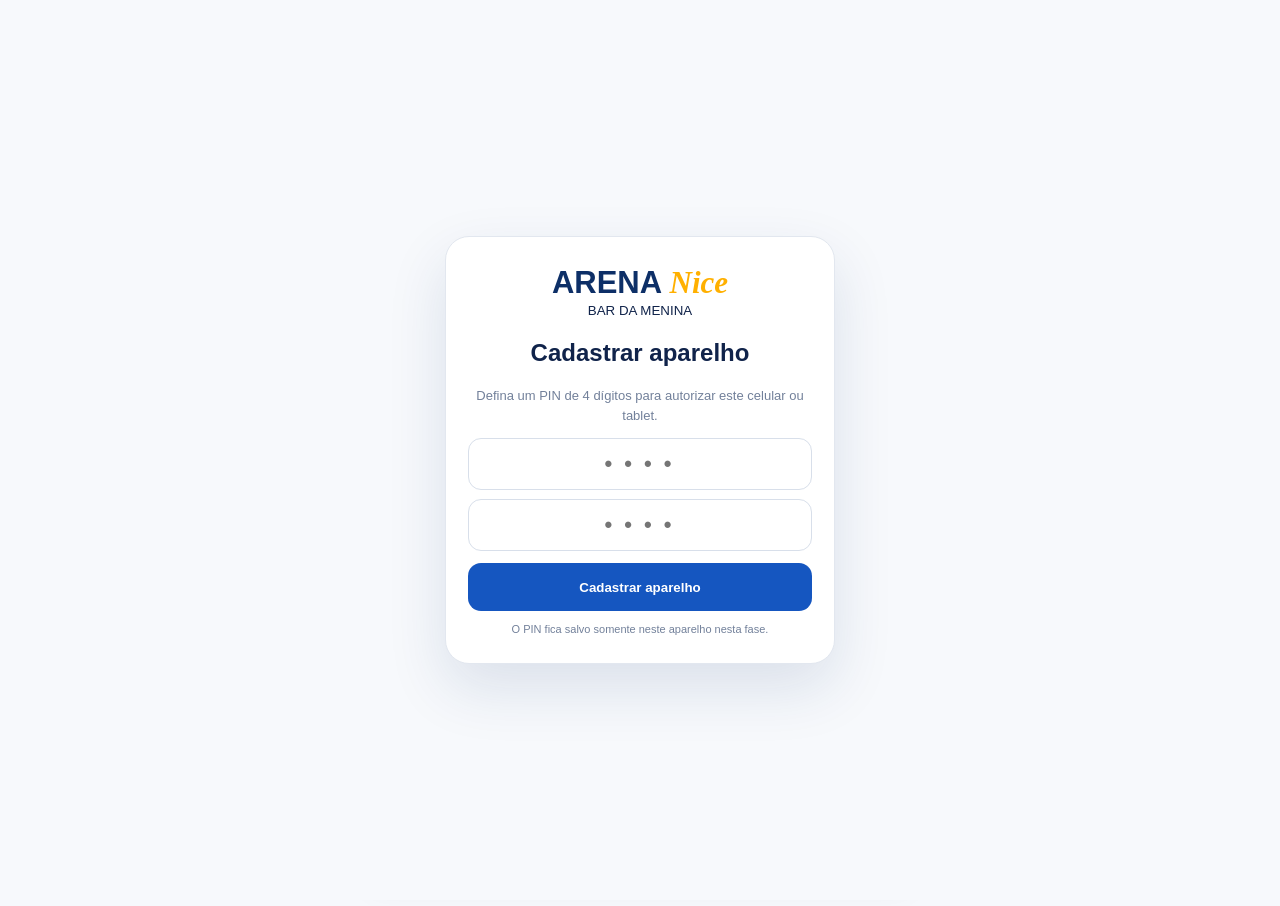
<file: ops.html>
<!doctype html><html lang="pt-BR"><head><meta charset="utf-8"><meta name="viewport" content="width=device-width,initial-scale=1,viewport-fit=cover"><meta name="theme-color" content="#ffffff"><title>Arena Nice</title></head><body style="margin:0"><script>fetch('/arena-v2.html',{cache:'no-store'}).then(r=>r.text()).then(h=>{h=h.replace('</body>','<script src="/open-account.js"><\/script></body>');document.open();document.write(h);document.close()}).catch(()=>location.href='/arena-v2.html')</script></body></html>
</file>
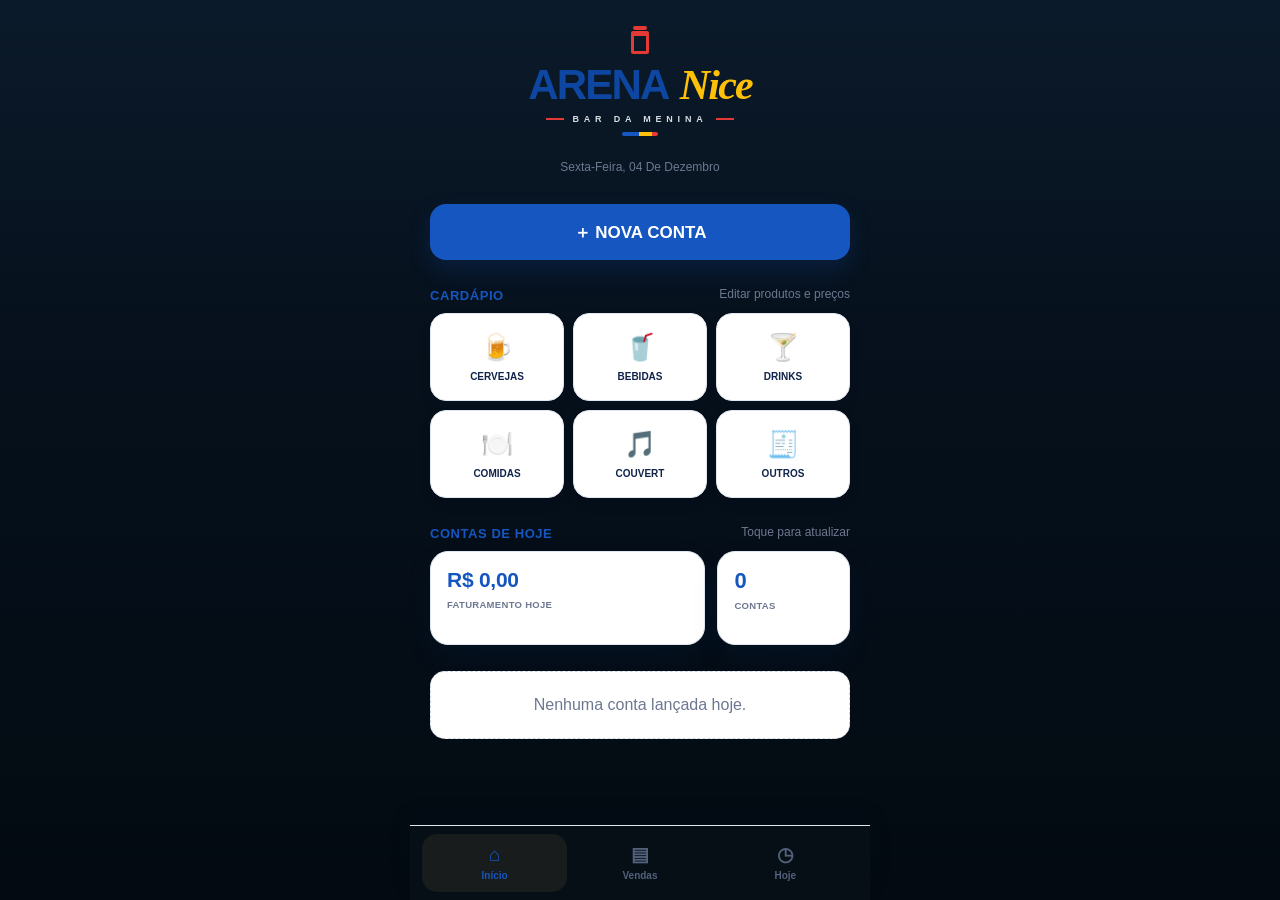
<file: payment.html>
<!doctype html><html lang="pt-BR"><head><meta charset="utf-8"><meta name="viewport" content="width=device-width,initial-scale=1,viewport-fit=cover"><meta name="theme-color" content="#07111d"><title>Arena da Nice</title></head><body style="margin:0;background:#06111d"><script>fetch('/index.html',{cache:'no-store'}).then(r=>r.text()).then(h=>{h=h.replace('</body>','<script src="/payment.js"><\/script><script src="/ui-v2.js"><\/script></body>');document.open();document.write(h);document.close()}).catch(()=>location.href='/index.html')</script></body></html>
</file>
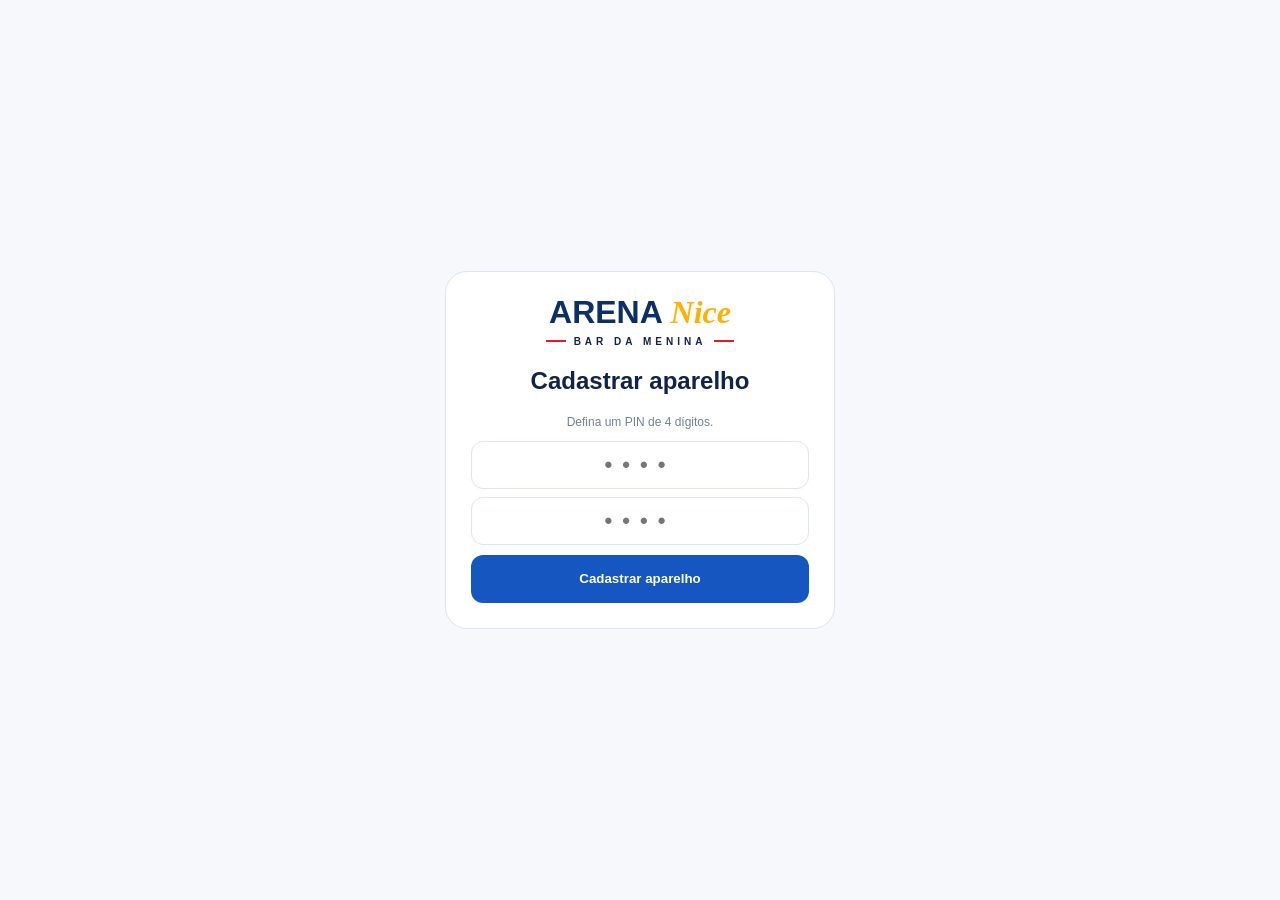
<file: safe-shell.html>
<!doctype html><html lang="pt-BR"><head><meta charset="utf-8"><meta name="viewport" content="width=device-width,initial-scale=1,viewport-fit=cover"><meta name="theme-color" content="#ffffff"><meta name="apple-mobile-web-app-capable" content="yes"><meta name="apple-mobile-web-app-status-bar-style" content="default"><meta name="apple-mobile-web-app-title" content="Arena Nice"><link rel="manifest" href="/manifest.webmanifest?v=8"><link rel="apple-touch-icon" sizes="180x180" href="/apple-touch-icon.png?v=8"><title>Arena Nice</title><style>html,body{margin:0;width:100%;height:100%;overflow:hidden;background:#f6f8fc}iframe{border:0;width:100%;height:100%;display:block}</style></head><body><iframe id="app" src="/arena-v4.html?v=8" title="Arena Nice"></iframe><script>(function(){try{const stamp=new Date().toISOString();const s=localStorage.getItem('arena-sales');const c=localStorage.getItem('arena-catalog');if(s&&!localStorage.getItem('arena-sales-safety-backup'))localStorage.setItem('arena-sales-safety-backup',s);if(c&&!localStorage.getItem('arena-catalog-safety-backup'))localStorage.setItem('arena-catalog-safety-backup',c);localStorage.setItem('arena-safety-backup-at',stamp)}catch(e){}const f=document.getElementById('app');f.addEventListener('load',()=>{try{const d=f.contentDocument;const sc=d.createElement('script');sc.textContent=`(function(){
const SUPA='https://yibtlwnxdflogthsnkwt.supabase.co';
const SUPA_KEY='sb_publishable_pBmN9oa19zwPdUJPf8hpMA_YDfjU-uf';
const SH={'apikey':SUPA_KEY,'Content-Type':'application/json'};
try{
  catalog=(catalog||[]).map(p=>({...p,id:p.id||crypto.randomUUID()}));
  sales=(sales||[]).map(s=>({...s,id:s.id||s._supabase_id||crypto.randomUUID()}));
  localStorage.setItem('arena-catalog',JSON.stringify(catalog));
  localStorage.setItem('arena-sales',JSON.stringify(sales));
}catch(e){}
function status(t){try{document.getElementById('syncStatus').textContent=t||''}catch(e){}}
function persistLocal(){
  localStorage.setItem('arena-sales',JSON.stringify(sales));
  localStorage.setItem('arena-catalog',JSON.stringify(catalog));
  renderAll();
}
async function sreq(path,opt={}){
  const r=await fetch(SUPA+'/rest/v1/'+path,{...opt,headers:{...SH,...(opt.headers||{})}});
  if(!r.ok)throw Error('Supabase '+r.status+': '+await r.text());
  const txt=await r.text();return txt?JSON.parse(txt):[];
}
function dbPay(p){return p==='Pix'?'pix':p==='Débito'?'debit':p==='Crédito'?'credit':p==='Dinheiro'?'cash':null}
function uiPay(p){return p==='pix'?'Pix':p==='debit'?'Débito':p==='credit'?'Crédito':p==='cash'?'Dinheiro':''}
async function pushSale(s){
  await sreq('tabs?on_conflict=id',{method:'POST',headers:{Prefer:'resolution=merge-duplicates'},body:JSON.stringify({id:s.id,customer_name:s.name||'Cliente',status:s.status||'open',payment_method:dbPay(s.payment),opened_at:(s.createdAt||today())+'T12:00:00-03:00',closed_at:(s.status==='closed')?((s.createdAt||today())+'T12:00:00-03:00'):null})});
  await sreq('tab_items?tab_id=eq.'+encodeURIComponent(s.id),{method:'DELETE'});
  const its=(s.items||[]).filter(i=>Number(i.qty)>0).map(i=>({tab_id:s.id,product_name:i.name,unit_price:Number(i.price||0),quantity:Number(i.qty||0)}));
  if(its.length)await sreq('tab_items',{method:'POST',body:JSON.stringify(its)});
}
async function pullSales(){
  const tabs=await sreq('tabs?select=id,customer_name,status,payment_method,opened_at,closed_at&order=opened_at.desc');
  const items=await sreq('tab_items?select=tab_id,product_name,unit_price,quantity');
  const by={};items.forEach(i=>(by[i.tab_id]??=[]).push({name:i.product_name,price:Number(i.unit_price),qty:Number(i.quantity)}));
  const remote=tabs.map(t=>({id:t.id,name:t.customer_name,status:t.status,payment:uiPay(t.payment_method),createdAt:String(t.opened_at).slice(0,10),items:by[t.id]||[],total:(by[t.id]||[]).reduce((a,i)=>a+i.price*i.qty,0)}));
  const merged=new Map();remote.forEach(s=>merged.set(s.id,s));sales.forEach(s=>merged.set(s.id,s));sales=[...merged.values()];persistLocal();
}
async function syncNow(){
  if(!navigator.onLine){status('Dados salvos neste aparelho • sincronização pendente');return}
  try{status('Sincronizando…');for(const s of sales)await pushSale(s);await pullSales();status('Sincronizado');}
  catch(e){console.warn(e);status('Dados salvos neste aparelho • sincronização pendente')}
}
saveSale=async function(s){
  const i=sales.findIndex(x=>x.id===s.id);if(i>=0)sales[i]=s;else sales.push(s);
  persistLocal();status('Salvo neste aparelho');
  pushSale(s).then(()=>pullSales()).then(()=>status('Sincronizado')).catch(e=>{console.warn(e);status('Dados salvos neste aparelho • sincronização pendente')});
  return true;
};
saveOpen=async function(){try{let st=edit?.status||'open',s=buildSale(st);if(st==='closed'&&!selectedPay)throw Error('Escolha a forma de pagamento.');await saveSale(s);account.close()}catch(e){alert(e.message)}};
closeAccount=async function(){try{if(!selectedPay)throw Error('Escolha a forma de pagamento.');let s=buildSale('closed');if(!s.items.length)throw Error('Adicione ao menos um produto.');await saveSale(s);account.close()}catch(e){alert(e.message)}};
editProduct=async function(id,f,v){let p=catalog.find(x=>String(x.id)===String(id));if(!p)return;if(f==='price')p.price=Number(String(v).replace(',','.'));else p.name=v.trim();persistLocal();renderMenu();status('Cardápio salvo neste aparelho')};
deleteProduct=async function(id){catalog=catalog.filter(x=>String(x.id)!==String(id));persistLocal();renderMenu();status('Cardápio salvo neste aparelho')};
addProduct=async function(){let n=document.getElementById('newName').value.trim(),p=Number(document.getElementById('newPrice').value.replace(',','.'));if(!n||!Number.isFinite(p))return alert('Confira nome e preço.');catalog.push({id:crypto.randomUUID(),name:n,price:p,cat:cat||'outros'});document.getElementById('newName').value='';document.getElementById('newPrice').value='';persistLocal();renderMenu();status('Cardápio salvo neste aparelho')};
window.addEventListener('online',syncNow);status('Dados protegidos neste aparelho');renderAll();setTimeout(syncNow,1200);setInterval(()=>{if(navigator.onLine)syncNow()},15000);
})();`;d.body.appendChild(sc)}catch(e){console.error(e)}})})();</script></body></html>
</file>
